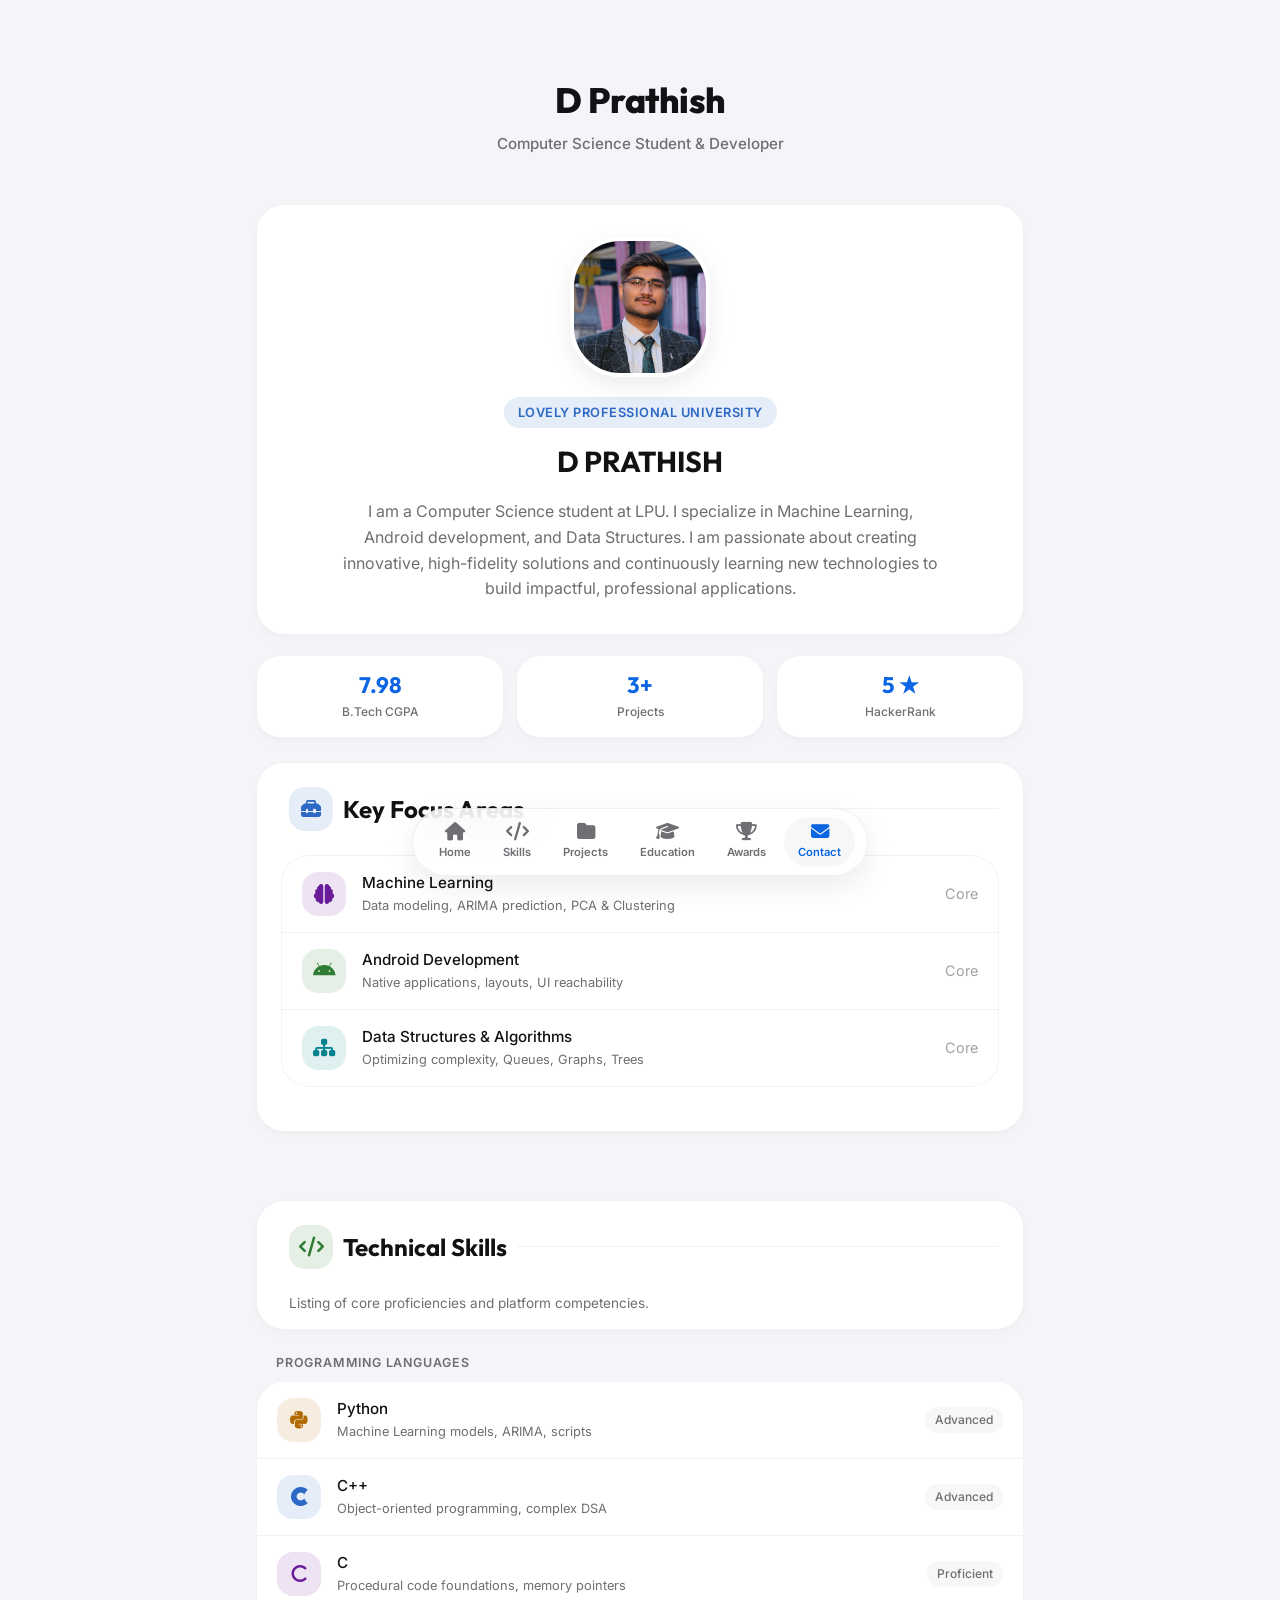
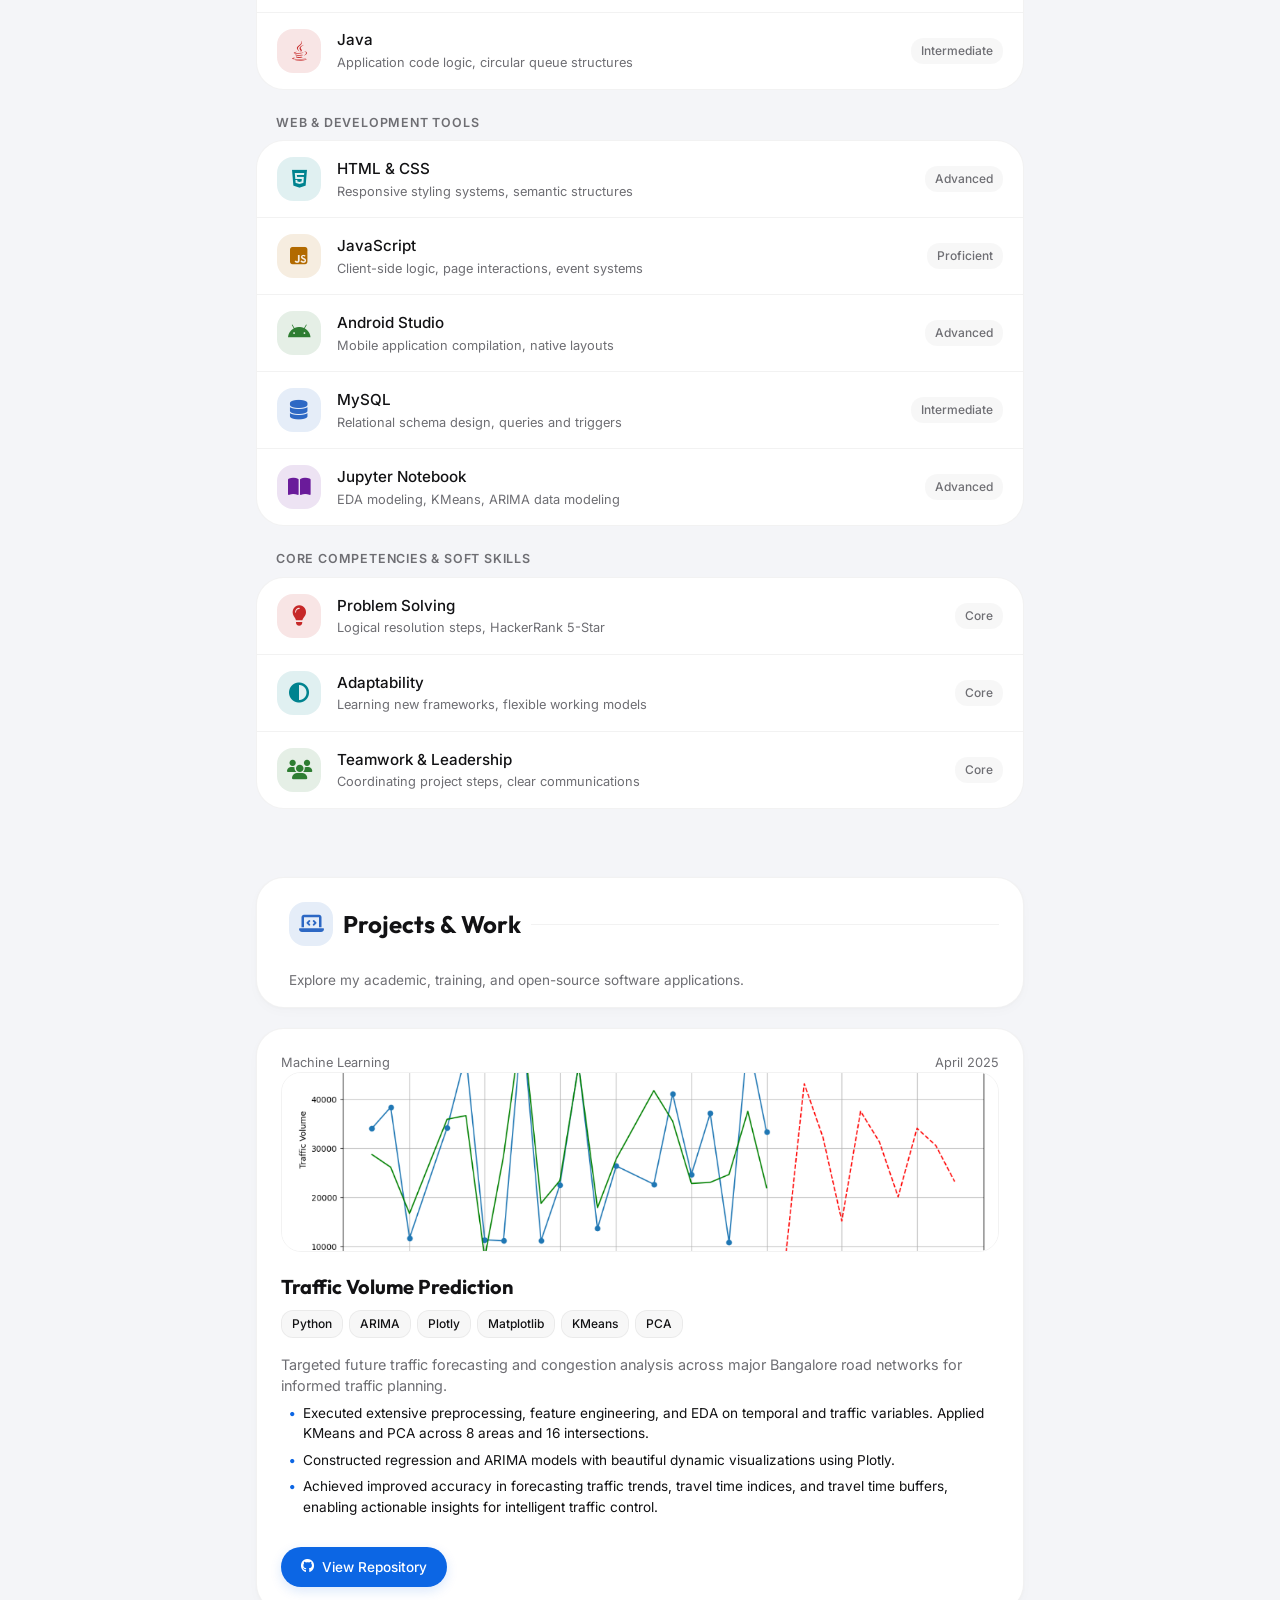
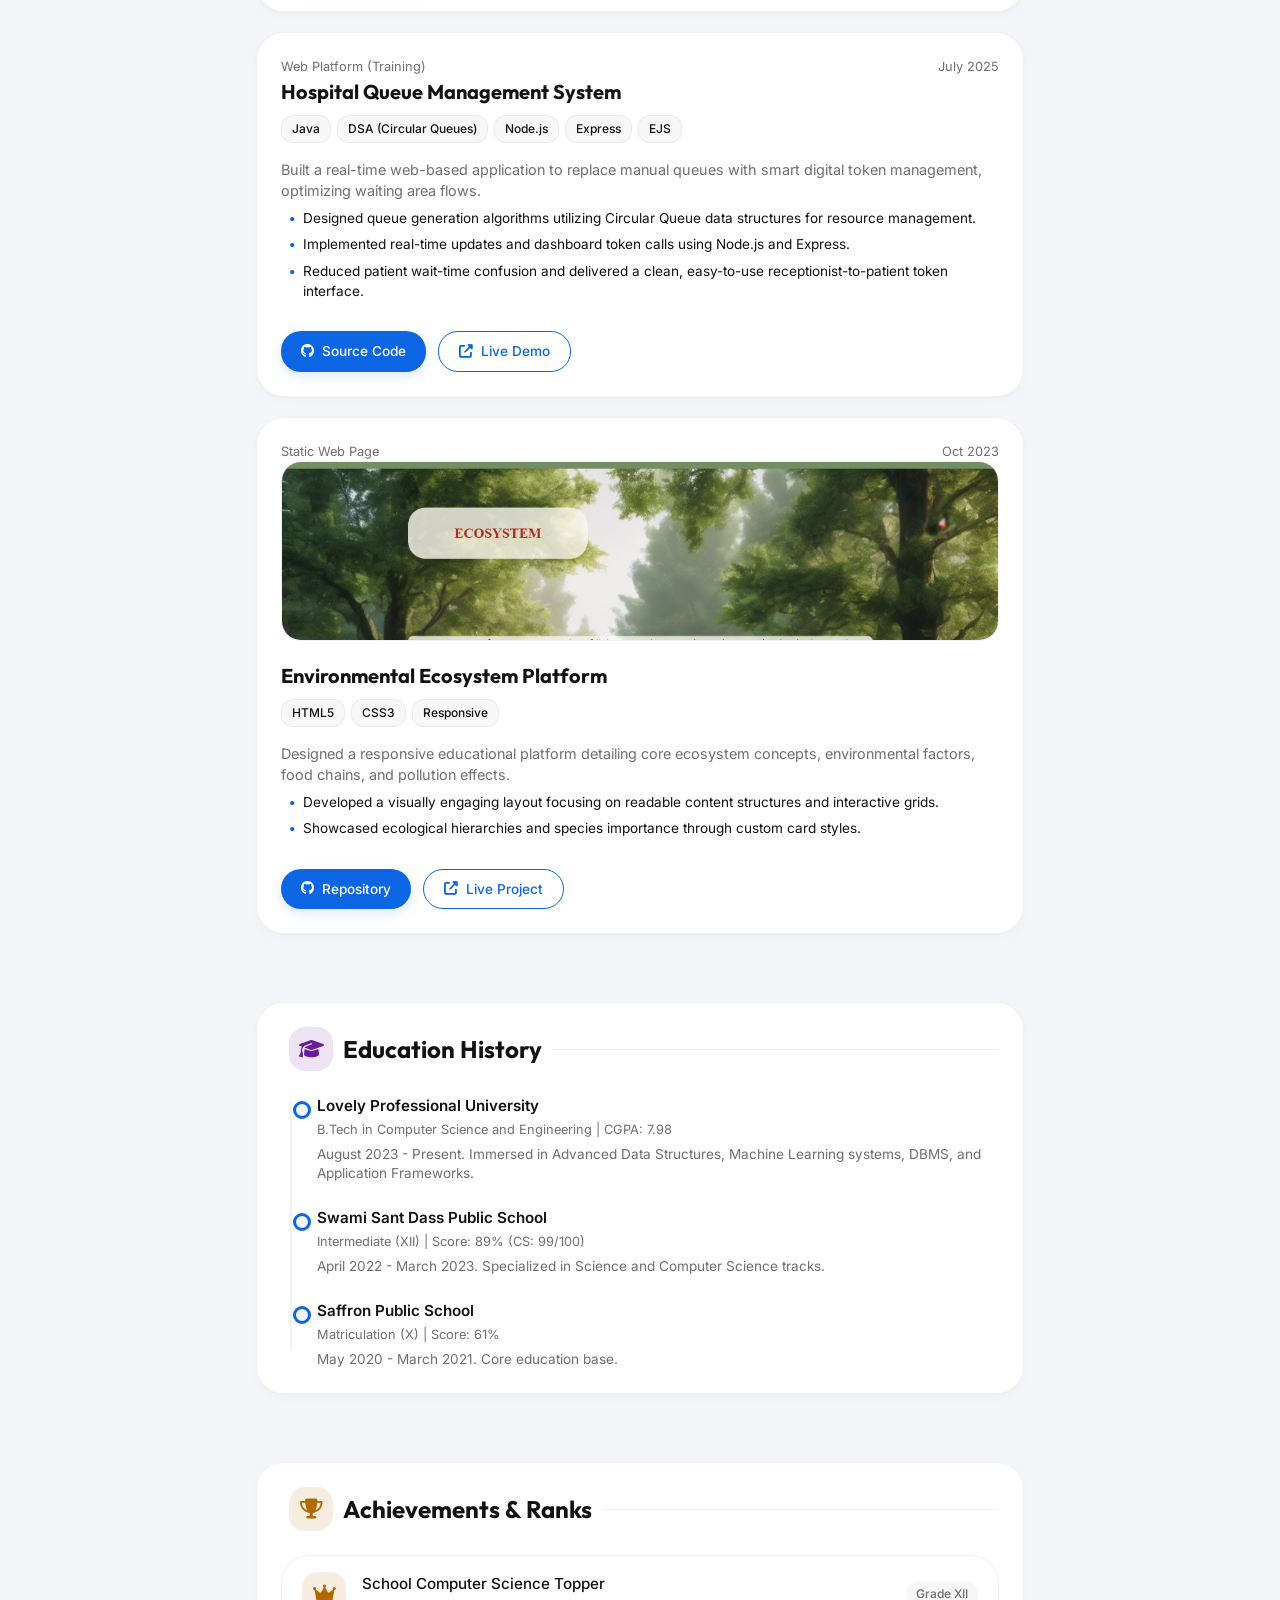
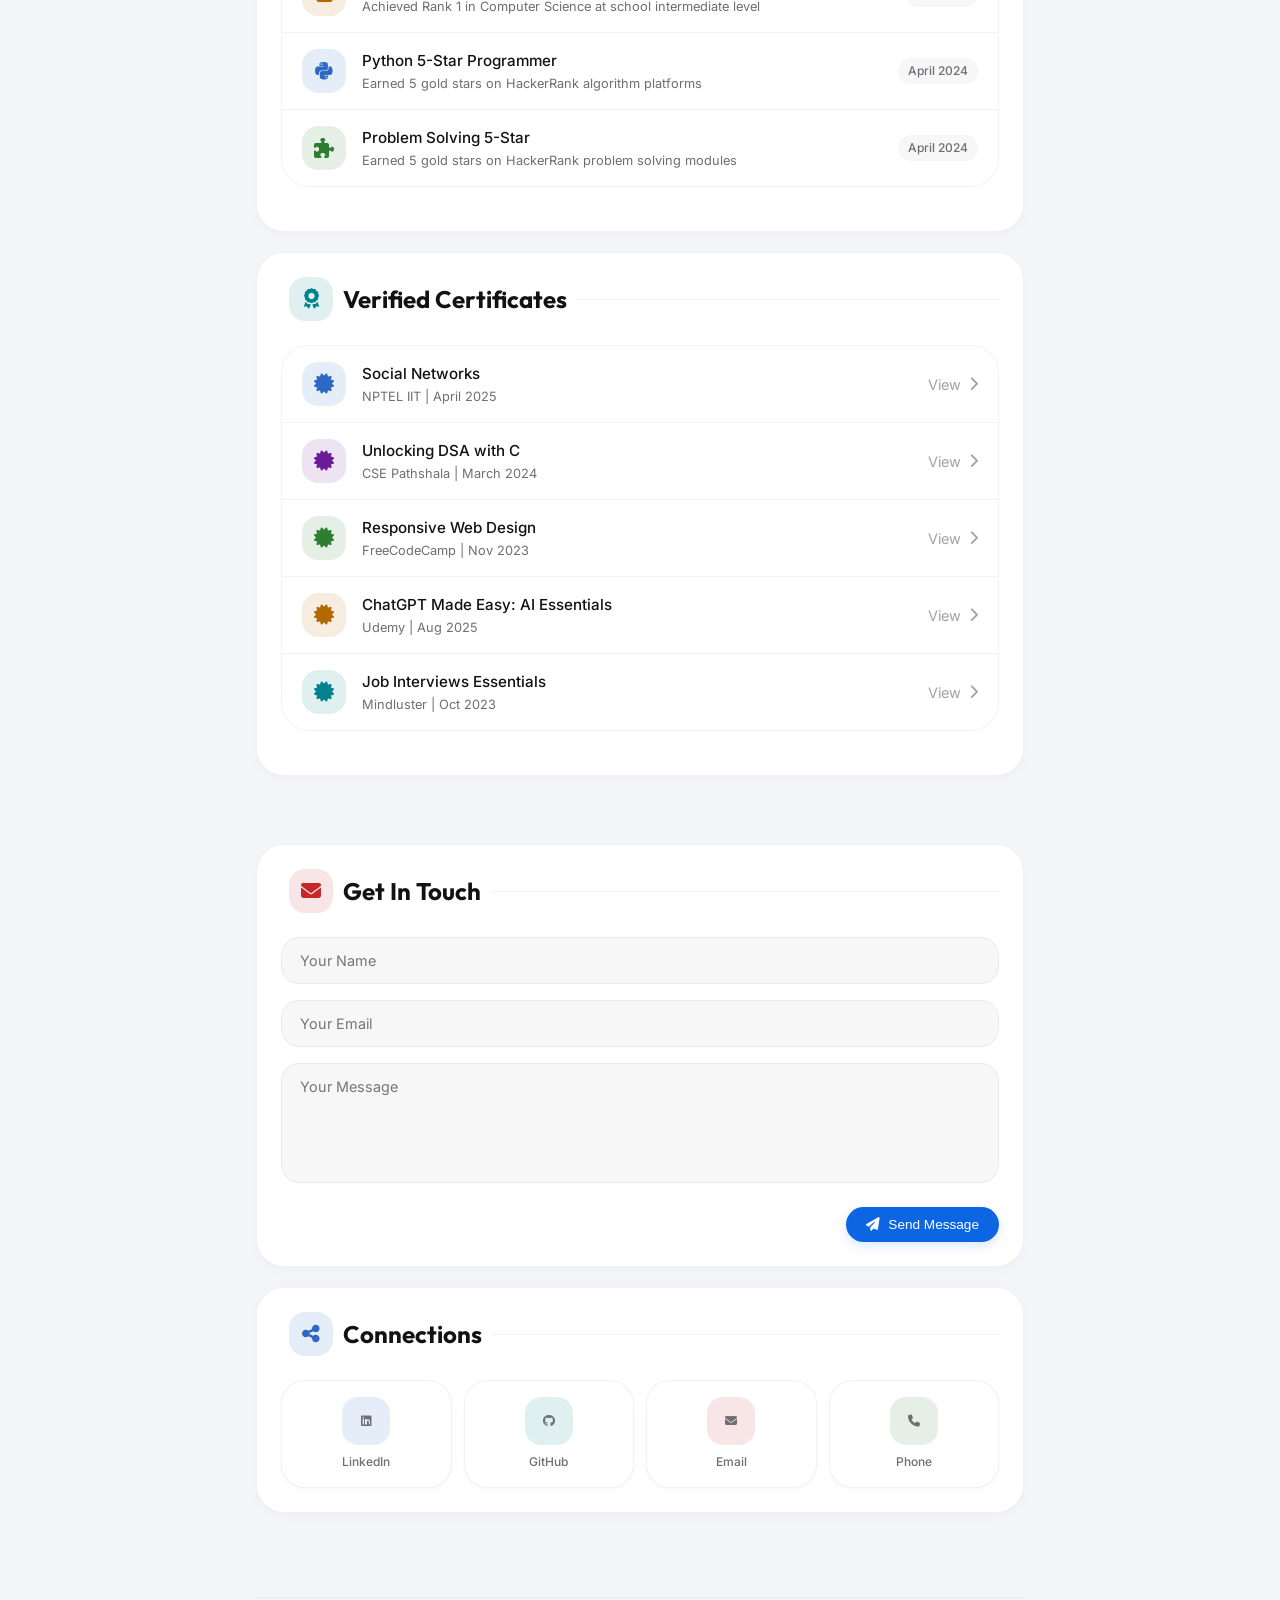
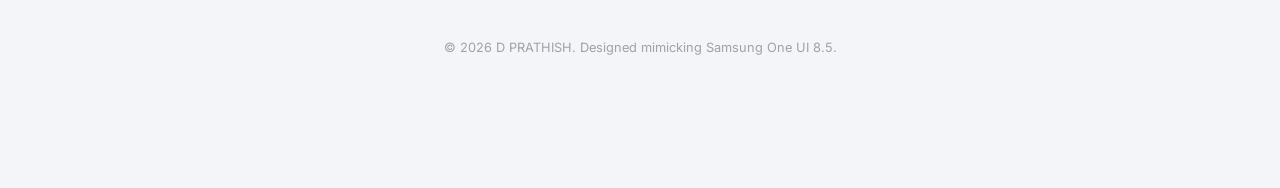
<file: index.html>
<!DOCTYPE html>
<html lang="en">
<head>
  <meta charset="UTF-8">
  <meta name="viewport" content="width=device-width, initial-scale=1.0, maximum-scale=5.0">
  <title>D PRATHISH | Portfolio</title>
  <meta name="description" content="Portfolio of D Prathish, a Computer Science student at LPU specializing in Machine Learning, Android Development, and Data Structures.">
  
  <!-- FontAwesome Icons -->
  <link rel="stylesheet" href="https://cdnjs.cloudflare.com/ajax/libs/font-awesome/6.5.1/css/all.min.css">
  
  <!-- Samsung One UI 8.5 Custom Stylesheet -->
  <link rel="stylesheet" href="./styles/oneui.css">
  
  <style>
    /* Section specific overrides and enhancements */
    section {
      scroll-margin-top: 80px; /* Offset for sticky bar */
      padding-top: 24px;
      padding-bottom: 24px;
    }
    
    /* Profile Pic Layout */
    .profile-card {
      position: relative;
    }
    
    /* Project Card Image preview */
    .project-preview {
      width: 100%;
      height: 180px;
      object-fit: cover;
      border-radius: 20px;
      margin-bottom: 14px;
      border: 1px solid var(--border-color);
    }
    
    /* Skills Category Controller */
    .skills-grid {
      display: grid;
      grid-template-columns: 1fr;
      gap: 16px;
      transition: all 0.3s ease;
    }
    
    @media (min-width: 768px) {
      .skills-grid {
        grid-template-columns: repeat(2, 1fr);
        gap: 24px;
      }
      
      .oneui-timeline {
        padding-left: 36px;
      }
    }
  </style>
</head>
<body>

  <!-- Sticky Top Nav Bar (Fades in on scroll in One UI style) -->
  <div class="oneui-sticky-bar" id="stickyBar">
    <div class="oneui-sticky-title">D Prathish</div>
    <div style="display: flex; align-items: center; gap: 16px;">
      <!-- Light/Dark Toggle Switch -->
      <label class="switch" title="Toggle Theme">
        <input type="checkbox" id="themeToggleCheckbox">
        <span class="slider"></span>
      </label>
    </div>
  </div>

  <!-- One UI Collapsible Header (Large Header) -->
  <div class="oneui-header-container">
    <div class="oneui-container">
      <div class="oneui-header" id="oneuiHeader">
        <div class="oneui-header-inner">
          <div class="oneui-header-title" id="headerTitle">D Prathish</div>
          <div class="oneui-header-subtitle" id="headerSubtitle">Computer Science Student &amp; Developer</div>
        </div>
      </div>
    </div>
  </div>

  <!-- Main Content Container -->
  <main class="oneui-container">

    <!-- HOME / HERO SECTION -->
    <section id="home">
      <!-- Hero Focus Block -->
      <div class="focus-block oneui-hero-card">
        <div class="oneui-profile-container">
          <img src="./profile_pic.jpg" alt="D Prathish profile image" class="oneui-profile-pic">
        </div>
        <span class="oneui-hero-badge">Lovely Professional University</span>
        <h1 style="font-family: var(--font-title); font-size: 1.8rem; font-weight: 700; margin-bottom: 8px;">D PRATHISH</h1>
        <p class="oneui-hero-desc">
          I am a Computer Science student at LPU. I specialize in Machine Learning, Android development, and Data Structures. I am passionate about creating innovative, high-fidelity solutions and continuously learning new technologies to build impactful, professional applications.
        </p>
      </div>

      <!-- Quick Dashboard Grid -->
      <div class="status-grid">
        <div class="status-card">
          <div class="status-val">7.98</div>
          <div class="status-label">B.Tech CGPA</div>
        </div>
        <div class="status-card">
          <div class="status-val">3+</div>
          <div class="status-label">Projects</div>
        </div>
        <div class="status-card">
          <a href="https://www.hackerrank.com/profile/prathishdevendr1" target="_blank" style="text-decoration: none;">
            <div class="status-val">5 ★</div>
            <div class="status-label">HackerRank</div>
          </a>
        </div>
      </div>

      <!-- Key Tools Focus Block -->
      <div class="focus-block">
        <div class="section-title">
          <span class="squircle sq-blue"><i class="fas fa-toolbox"></i></span> Key Focus Areas
        </div>
        <div class="settings-list">
          <div class="settings-item">
            <div class="settings-item-left">
              <span class="squircle sq-purple"><i class="fas fa-brain"></i></span>
              <div>
                <div class="settings-item-title">Machine Learning</div>
                <div class="settings-item-desc">Data modeling, ARIMA prediction, PCA &amp; Clustering</div>
              </div>
            </div>
            <div class="settings-item-right">Core</div>
          </div>
          <div class="settings-item">
            <div class="settings-item-left">
              <span class="squircle sq-green"><i class="fab fa-android"></i></span>
              <div>
                <div class="settings-item-title">Android Development</div>
                <div class="settings-item-desc">Native applications, layouts, UI reachability</div>
              </div>
            </div>
            <div class="settings-item-right">Core</div>
          </div>
          <div class="settings-item">
            <div class="settings-item-left">
              <span class="squircle sq-cyan"><i class="fas fa-sitemap"></i></span>
              <div>
                <div class="settings-item-title">Data Structures &amp; Algorithms</div>
                <div class="settings-item-desc">Optimizing complexity, Queues, Graphs, Trees</div>
              </div>
            </div>
            <div class="settings-item-right">Core</div>
          </div>
        </div>
      </div>
    </section>

    <!-- SKILLS SECTION -->
    <section id="skills">
      <div class="focus-block" style="padding-bottom: 8px;">
        <div class="section-title">
          <span class="squircle sq-green"><i class="fas fa-code"></i></span> Technical Skills
        </div>
        <p style="font-size: 0.85rem; color: var(--text-secondary); margin-bottom: 8px; padding-left: 8px;">
          Listing of core proficiencies and platform competencies.
        </p>
      </div>

      <!-- Languages Settings Group -->
      <div class="settings-list-header">Programming Languages</div>
      <div class="settings-list">
        <div class="settings-item">
          <div class="settings-item-left">
            <span class="squircle sq-yellow"><i class="fab fa-python"></i></span>
            <div>
              <div class="settings-item-title">Python</div>
              <div class="settings-item-desc">Machine Learning models, ARIMA, scripts</div>
            </div>
          </div>
          <div class="settings-item-right">
            <span class="settings-badge">Advanced</span>
          </div>
        </div>
        <div class="settings-item">
          <div class="settings-item-left">
            <span class="squircle sq-blue"><i class="fab fa-cuttlefish"></i></span>
            <div>
              <div class="settings-item-title">C++</div>
              <div class="settings-item-desc">Object-oriented programming, complex DSA</div>
            </div>
          </div>
          <div class="settings-item-right">
            <span class="settings-badge">Advanced</span>
          </div>
        </div>
        <div class="settings-item">
          <div class="settings-item-left">
            <span class="squircle sq-purple"><i class="fas fa-c"></i></span>
            <div>
              <div class="settings-item-title">C</div>
              <div class="settings-item-desc">Procedural code foundations, memory pointers</div>
            </div>
          </div>
          <div class="settings-item-right">
            <span class="settings-badge">Proficient</span>
          </div>
        </div>
        <div class="settings-item">
          <div class="settings-item-left">
            <span class="squircle sq-red"><i class="fab fa-java"></i></span>
            <div>
              <div class="settings-item-title">Java</div>
              <div class="settings-item-desc">Application code logic, circular queue structures</div>
            </div>
          </div>
          <div class="settings-item-right">
            <span class="settings-badge">Intermediate</span>
          </div>
        </div>
      </div>

      <!-- Web & Development Tools Group -->
      <div class="settings-list-header">Web &amp; Development Tools</div>
      <div class="settings-list">
        <div class="settings-item">
          <div class="settings-item-left">
            <span class="squircle sq-cyan"><i class="fab fa-html5"></i></span>
            <div>
              <div class="settings-item-title">HTML &amp; CSS</div>
              <div class="settings-item-desc">Responsive styling systems, semantic structures</div>
            </div>
          </div>
          <div class="settings-item-right">
            <span class="settings-badge">Advanced</span>
          </div>
        </div>
        <div class="settings-item">
          <div class="settings-item-left">
            <span class="squircle sq-yellow"><i class="fab fa-js-square"></i></span>
            <div>
              <div class="settings-item-title">JavaScript</div>
              <div class="settings-item-desc">Client-side logic, page interactions, event systems</div>
            </div>
          </div>
          <div class="settings-item-right">
            <span class="settings-badge">Proficient</span>
          </div>
        </div>
        <div class="settings-item">
          <div class="settings-item-left">
            <span class="squircle sq-green"><i class="fab fa-android"></i></span>
            <div>
              <div class="settings-item-title">Android Studio</div>
              <div class="settings-item-desc">Mobile application compilation, native layouts</div>
            </div>
          </div>
          <div class="settings-item-right">
            <span class="settings-badge">Advanced</span>
          </div>
        </div>
        <div class="settings-item">
          <div class="settings-item-left">
            <span class="squircle sq-blue"><i class="fas fa-database"></i></span>
            <div>
              <div class="settings-item-title">MySQL</div>
              <div class="settings-item-desc">Relational schema design, queries and triggers</div>
            </div>
          </div>
          <div class="settings-item-right">
            <span class="settings-badge">Intermediate</span>
          </div>
        </div>
        <div class="settings-item">
          <div class="settings-item-left">
            <span class="squircle sq-purple"><i class="fas fa-book-open"></i></span>
            <div>
              <div class="settings-item-title">Jupyter Notebook</div>
              <div class="settings-item-desc">EDA modeling, KMeans, ARIMA data modeling</div>
            </div>
          </div>
          <div class="settings-item-right">
            <span class="settings-badge">Advanced</span>
          </div>
        </div>
      </div>

      <!-- Core Capabilities & Soft Skills Group -->
      <div class="settings-list-header">Core Competencies &amp; Soft Skills</div>
      <div class="settings-list">
        <div class="settings-item">
          <div class="settings-item-left">
            <span class="squircle sq-red"><i class="fas fa-lightbulb"></i></span>
            <div>
              <div class="settings-item-title">Problem Solving</div>
              <div class="settings-item-desc">Logical resolution steps, HackerRank 5-Star</div>
            </div>
          </div>
          <div class="settings-item-right">
            <span class="settings-badge">Core</span>
          </div>
        </div>
        <div class="settings-item">
          <div class="settings-item-left">
            <span class="squircle sq-cyan"><i class="fas fa-adjust"></i></span>
            <div>
              <div class="settings-item-title">Adaptability</div>
              <div class="settings-item-desc">Learning new frameworks, flexible working models</div>
            </div>
          </div>
          <div class="settings-item-right">
            <span class="settings-badge">Core</span>
          </div>
        </div>
        <div class="settings-item">
          <div class="settings-item-left">
            <span class="squircle sq-green"><i class="fas fa-users"></i></span>
            <div>
              <div class="settings-item-title">Teamwork &amp; Leadership</div>
              <div class="settings-item-desc">Coordinating project steps, clear communications</div>
            </div>
          </div>
          <div class="settings-item-right">
            <span class="settings-badge">Core</span>
          </div>
        </div>
      </div>
    </section>

    <!-- PROJECTS SECTION -->
    <section id="projects">
      <div class="focus-block" style="padding-bottom: 8px; margin-bottom: 20px;">
        <div class="section-title">
          <span class="squircle sq-blue"><i class="fas fa-laptop-code"></i></span> Projects &amp; Work
        </div>
        <p style="font-size: 0.85rem; color: var(--text-secondary); margin-bottom: 8px; padding-left: 8px;">
          Explore my academic, training, and open-source software applications.
        </p>
      </div>

      <!-- Project 1: Traffic Predictor -->
      <div class="focus-block project-card">
        <div>
          <div class="project-meta">
            <span>Machine Learning</span>
            <span>April 2025</span>
          </div>
          <img src="./images/trafficVolumePrediction.png" alt="Traffic Volume Prediction Dashboard Preview" class="project-preview">
          <h3 class="project-title">Traffic Volume Prediction</h3>
          <div class="tech-badges">
            <span class="tech-badge">Python</span>
            <span class="tech-badge">ARIMA</span>
            <span class="tech-badge">Plotly</span>
            <span class="tech-badge">Matplotlib</span>
            <span class="tech-badge">KMeans</span>
            <span class="tech-badge">PCA</span>
          </div>
        </div>
        <div>
          <p class="project-desc">Targeted future traffic forecasting and congestion analysis across major Bangalore road networks for informed traffic planning.</p>
          <div class="project-bullet">Executed extensive preprocessing, feature engineering, and EDA on temporal and traffic variables. Applied KMeans and PCA across 8 areas and 16 intersections.</div>
          <div class="project-bullet">Constructed regression and ARIMA models with beautiful dynamic visualizations using Plotly.</div>
          <div class="project-bullet">Achieved improved accuracy in forecasting traffic trends, travel time indices, and travel time buffers, enabling actionable insights for intelligent traffic control.</div>
        </div>
        <div class="btn-group-custom">
          <a href="https://github.com/prathishdevendran/MACHINE-LEANRING-projects/blob/main/Traffic-volume-prediction/TrafficVolumePrediction%20on%20big%20data.ipynb" target="_blank" class="oneui-btn">
            <i class="fab fa-github"></i> View Repository
          </a>
        </div>
      </div>

      <!-- Project 2: Queue System (Training) -->
      <div class="focus-block project-card">
        <div>
          <div class="project-meta">
            <span>Web Platform (Training)</span>
            <span>July 2025</span>
          </div>
          <h3 class="project-title">Hospital Queue Management System</h3>
          <div class="tech-badges">
            <span class="tech-badge">Java</span>
            <span class="tech-badge">DSA (Circular Queues)</span>
            <span class="tech-badge">Node.js</span>
            <span class="tech-badge">Express</span>
            <span class="tech-badge">EJS</span>
          </div>
        </div>
        <div>
          <p class="project-desc">Built a real-time web-based application to replace manual queues with smart digital token management, optimizing waiting area flows.</p>
          <div class="project-bullet">Designed queue generation algorithms utilizing Circular Queue data structures for resource management.</div>
          <div class="project-bullet">Implemented real-time updates and dashboard token calls using Node.js and Express.</div>
          <div class="project-bullet">Reduced patient wait-time confusion and delivered a clean, easy-to-use receptionist-to-patient token interface.</div>
        </div>
        <div class="btn-group-custom">
          <a href="https://github.com/prathishdevendran/Digital_Queue_system-using-nodejs" target="_blank" class="oneui-btn">
            <i class="fab fa-github"></i> Source Code
          </a>
          <a href="https://digital-queue-system-using-nodejs.onrender.com/" target="_blank" class="oneui-btn-outline">
            <i class="fas fa-external-link-alt"></i> Live Demo
          </a>
        </div>
      </div>

      <!-- Project 3: Ecosystem -->
      <div class="focus-block project-card">
        <div>
          <div class="project-meta">
            <span>Static Web Page</span>
            <span>Oct 2023</span>
          </div>
          <img src="./images/Ecosystem.jpg" alt="Ecosystem environmental Factors website Preview" class="project-preview">
          <h3 class="project-title">Environmental Ecosystem Platform</h3>
          <div class="tech-badges">
            <span class="tech-badge">HTML5</span>
            <span class="tech-badge">CSS3</span>
            <span class="tech-badge">Responsive</span>
          </div>
        </div>
        <div>
          <p class="project-desc">Designed a responsive educational platform detailing core ecosystem concepts, environmental factors, food chains, and pollution effects.</p>
          <div class="project-bullet">Developed a visually engaging layout focusing on readable content structures and interactive grids.</div>
          <div class="project-bullet">Showcased ecological hierarchies and species importance through custom card styles.</div>
        </div>
        <div class="btn-group-custom">
          <a href="https://github.com/prathishdevendran/ecosystem-web-page" target="_blank" class="oneui-btn">
            <i class="fab fa-github"></i> Repository
          </a>
          <a href="https://prathishdevendran.github.io/ecosystem-web-page/" target="_blank" class="oneui-btn-outline">
            <i class="fas fa-external-link-alt"></i> Live Project
          </a>
        </div>
      </div>
    </section>

    <!-- EDUCATION SECTION -->
    <section id="education">
      <div class="focus-block">
        <div class="section-title">
          <span class="squircle sq-purple"><i class="fas fa-graduation-cap"></i></span> Education History
        </div>
        <div class="oneui-timeline">
          <div class="timeline-event">
            <div class="timeline-title">Lovely Professional University</div>
            <div class="timeline-sub">B.Tech in Computer Science and Engineering | CGPA: 7.98</div>
            <div class="timeline-desc">August 2023 - Present. Immersed in Advanced Data Structures, Machine Learning systems, DBMS, and Application Frameworks.</div>
          </div>
          <div class="timeline-event">
            <div class="timeline-title">Swami Sant Dass Public School</div>
            <div class="timeline-sub">Intermediate (XII) | Score: 89% (CS: 99/100)</div>
            <div class="timeline-desc">April 2022 - March 2023. Specialized in Science and Computer Science tracks.</div>
          </div>
          <div class="timeline-event">
            <div class="timeline-title">Saffron Public School</div>
            <div class="timeline-sub">Matriculation (X) | Score: 61%</div>
            <div class="timeline-desc">May 2020 - March 2021. Core education base.</div>
          </div>
        </div>
      </div>
    </section>

    <!-- ACHIEVEMENTS & CERTIFICATES SECTION -->
    <section id="achievements">
      <div class="focus-block">
        <div class="section-title">
          <span class="squircle sq-yellow"><i class="fas fa-trophy"></i></span> Achievements &amp; Ranks
        </div>
        <div class="settings-list">
          <div class="settings-item">
            <div class="settings-item-left">
              <span class="squircle sq-yellow"><i class="fas fa-crown"></i></span>
              <div>
                <div class="settings-item-title">School Computer Science Topper</div>
                <div class="settings-item-desc">Achieved Rank 1 in Computer Science at school intermediate level</div>
              </div>
            </div>
            <div class="settings-badge">Grade XII</div>
          </div>
          <div class="settings-item">
            <div class="settings-item-left">
              <span class="squircle sq-blue"><i class="fab fa-python"></i></span>
              <div>
                <div class="settings-item-title">Python 5-Star Programmer</div>
                <div class="settings-item-desc">Earned 5 gold stars on HackerRank algorithm platforms</div>
              </div>
            </div>
            <div class="settings-badge">April 2024</div>
          </div>
          <div class="settings-item">
            <div class="settings-item-left">
              <span class="squircle sq-green"><i class="fas fa-puzzle-piece"></i></span>
              <div>
                <div class="settings-item-title">Problem Solving 5-Star</div>
                <div class="settings-item-desc">Earned 5 gold stars on HackerRank problem solving modules</div>
              </div>
            </div>
            <div class="settings-badge">April 2024</div>
          </div>
        </div>
      </div>

      <div class="focus-block">
        <div class="section-title">
          <span class="squircle sq-cyan"><i class="fas fa-award"></i></span> Verified Certificates
        </div>
        <div class="settings-list">
          <a href="https://archive.nptel.ac.in/content/noc/NOC25/SEM1/Ecertificates/106/noc25-cs65/Course/NPTEL25CS65S64750120004445570.pdf" target="_blank" class="settings-item">
            <div class="settings-item-left">
              <span class="squircle sq-blue"><i class="fas fa-certificate"></i></span>
              <div>
                <div class="settings-item-title">Social Networks</div>
                <div class="settings-item-desc">NPTEL IIT | April 2025</div>
              </div>
            </div>
            <div class="settings-item-right">
              <span>View</span> <i class="fas fa-chevron-right"></i>
            </div>
          </a>
          <a href="https://github.com/prathishdevendran/Portfolio/blob/main/Unlocking%20DSA%20with%20C.jpg" target="_blank" class="settings-item">
            <div class="settings-item-left">
              <span class="squircle sq-purple"><i class="fas fa-certificate"></i></span>
              <div>
                <div class="settings-item-title">Unlocking DSA with C</div>
                <div class="settings-item-desc">CSE Pathshala | March 2024</div>
              </div>
            </div>
            <div class="settings-item-right">
              <span>View</span> <i class="fas fa-chevron-right"></i>
            </div>
          </a>
          <a href="https://www.freecodecamp.org/certification/fcc5c9cffb8-1190-4a54-a6aa-40f7a3cee440/responsive-web-design" target="_blank" class="settings-item">
            <div class="settings-item-left">
              <span class="squircle sq-green"><i class="fas fa-certificate"></i></span>
              <div>
                <div class="settings-item-title">Responsive Web Design</div>
                <div class="settings-item-desc">FreeCodeCamp | Nov 2023</div>
              </div>
            </div>
            <div class="settings-item-right">
              <span>View</span> <i class="fas fa-chevron-right"></i>
            </div>
          </a>
          <a href="https://www.udemy.com/certificate/UC-0f213fbf-dea9-4f6c-9235-3e6fd2099d9c/" target="_blank" class="settings-item">
            <div class="settings-item-left">
              <span class="squircle sq-yellow"><i class="fas fa-certificate"></i></span>
              <div>
                <div class="settings-item-title">ChatGPT Made Easy: AI Essentials</div>
                <div class="settings-item-desc">Udemy | Aug 2025</div>
              </div>
            </div>
            <div class="settings-item-right">
              <span>View</span> <i class="fas fa-chevron-right"></i>
            </div>
          </a>
          <a href="https://www.mindluster.com/student/certificate/12696255170" target="_blank" class="settings-item">
            <div class="settings-item-left">
              <span class="squircle sq-cyan"><i class="fas fa-certificate"></i></span>
              <div>
                <div class="settings-item-title">Job Interviews Essentials</div>
                <div class="settings-item-desc">Mindluster | Oct 2023</div>
              </div>
            </div>
            <div class="settings-item-right">
              <span>View</span> <i class="fas fa-chevron-right"></i>
            </div>
          </a>
        </div>
      </div>
    </section>

    <!-- CONTACT SECTION -->
    <section id="contact">
      <div class="focus-block">
        <div class="section-title">
          <span class="squircle sq-red"><i class="fas fa-envelope"></i></span> Get In Touch
        </div>
        <form id="oneuiContactForm">
          <div class="oneui-form-group">
            <input type="text" id="contactName" class="oneui-input" placeholder="Your Name" required>
          </div>
          <div class="oneui-form-group">
            <input type="email" id="contactEmail" class="oneui-input" placeholder="Your Email" required>
          </div>
          <div class="oneui-form-group">
            <textarea id="contactMessage" class="oneui-input" placeholder="Your Message" required></textarea>
          </div>
          <div style="text-align: right; margin-top: 18px;">
            <button type="submit" class="oneui-btn">
              <i class="fas fa-paper-plane"></i> Send Message
            </button>
          </div>
        </form>
      </div>

      <!-- Quick Connections settings list style -->
      <div class="focus-block">
        <div class="section-title">
          <span class="squircle sq-blue"><i class="fas fa-share-nodes"></i></span> Connections
        </div>
        <div class="oneui-social-grid">
          <a href="https://linkedin.com/in/prathish-d-997065284/" target="_blank" class="social-card">
            <span class="squircle sq-blue" style="width: 48px; height: 48px;"><i class="fab fa-linkedin"></i></span>
            <span>LinkedIn</span>
          </a>
          <a href="https://github.com/prathishdevendran/" target="_blank" class="social-card">
            <span class="squircle sq-cyan" style="width: 48px; height: 48px;"><i class="fab fa-github"></i></span>
            <span>GitHub</span>
          </a>
          <a href="mailto:prathishdevendran@gmail.com" class="social-card">
            <span class="squircle sq-red" style="width: 48px; height: 48px;"><i class="fas fa-envelope"></i></span>
            <span>Email</span>
          </a>
          <a href="tel:+916280784963" class="social-card">
            <span class="squircle sq-green" style="width: 48px; height: 48px;"><i class="fas fa-phone"></i></span>
            <span>Phone</span>
          </a>
        </div>
      </div>
    </section>

    <!-- Footer -->
    <footer class="oneui-footer">
      <p>&copy; 2026 D PRATHISH. Designed mimicking Samsung One UI 8.5.</p>
    </footer>

  </main>

  <!-- Bottom Capsule Reachability Navigation Dock -->
  <nav class="oneui-nav-dock">
    <a href="#home" class="dock-item active" data-sec="home">
      <i class="fas fa-home"></i>
      <span>Home</span>
    </a>
    <a href="#skills" class="dock-item" data-sec="skills">
      <i class="fas fa-code"></i>
      <span>Skills</span>
    </a>
    <a href="#projects" class="dock-item" data-sec="projects">
      <i class="fas fa-folder"></i>
      <span>Projects</span>
    </a>
    <a href="#education" class="dock-item" data-sec="education">
      <i class="fas fa-graduation-cap"></i>
      <span>Education</span>
    </a>
    <a href="#achievements" class="dock-item" data-sec="achievements">
      <i class="fas fa-trophy"></i>
      <span>Awards</span>
    </a>
    <a href="#contact" class="dock-item" data-sec="contact">
      <i class="fas fa-envelope"></i>
      <span>Contact</span>
    </a>
  </nav>

  <!-- Javascript Core Logic -->
  <script>
    document.addEventListener('DOMContentLoaded', () => {
      // 1. Theme Configuration
      const themeToggle = document.getElementById('themeToggleCheckbox');
      
      const initTheme = () => {
        const isDarkMode = localStorage.getItem('darkMode') === 'true';
        themeToggle.checked = isDarkMode;
        if (isDarkMode) {
          document.body.classList.add('dark-mode');
        } else {
          document.body.classList.remove('dark-mode');
        }
      };
      
      const toggleTheme = () => {
        const setDark = themeToggle.checked;
        localStorage.setItem('darkMode', setDark);
        if (setDark) {
          document.body.classList.add('dark-mode');
        } else {
          document.body.classList.remove('dark-mode');
        }
      };
      
      initTheme();
      themeToggle.addEventListener('change', toggleTheme);

      // 2. Collapsing Header & Sticky Top Bar Logic
      const stickyBar = document.getElementById('stickyBar');
      const oneuiHeader = document.getElementById('oneuiHeader');
      
      window.addEventListener('scroll', () => {
        const scrollPos = window.scrollY;
        if (scrollPos > 60) {
          document.body.classList.add('scrolled');
        } else {
          document.body.classList.remove('scrolled');
        }
      });

      // 3. ScrollSpy & Floating Dock Active State Linker
      const sections = document.querySelectorAll('section');
      const dockItems = document.querySelectorAll('.dock-item');

      const onScroll = () => {
        let scrollPos = window.scrollY || document.documentElement.scrollTop;
        // Offset scroll position slightly for better visual triggers
        const offset = 140; 
        
        sections.forEach(sec => {
          if (scrollPos >= sec.offsetTop - offset && scrollPos < sec.offsetTop + sec.offsetHeight - offset) {
            const currentId = sec.getAttribute('id');
            dockItems.forEach(item => {
              item.classList.remove('active');
              if (item.getAttribute('data-sec') === currentId) {
                item.classList.add('active');
              }
            });
          }
        });
      };
      
      window.addEventListener('scroll', onScroll);

      // 4. Contact Form Submission Feedback Handler
      const contactForm = document.getElementById('oneuiContactForm');
      contactForm.addEventListener('submit', (e) => {
        e.preventDefault();
        const name = document.getElementById('contactName').value;
        alert(`Thanks, ${name}! Your message has been sent successfully. (Demo feedback mimicking One UI toast notification)`);
        contactForm.reset();
      });
    });


  </script>
</body>
</html>
</file>
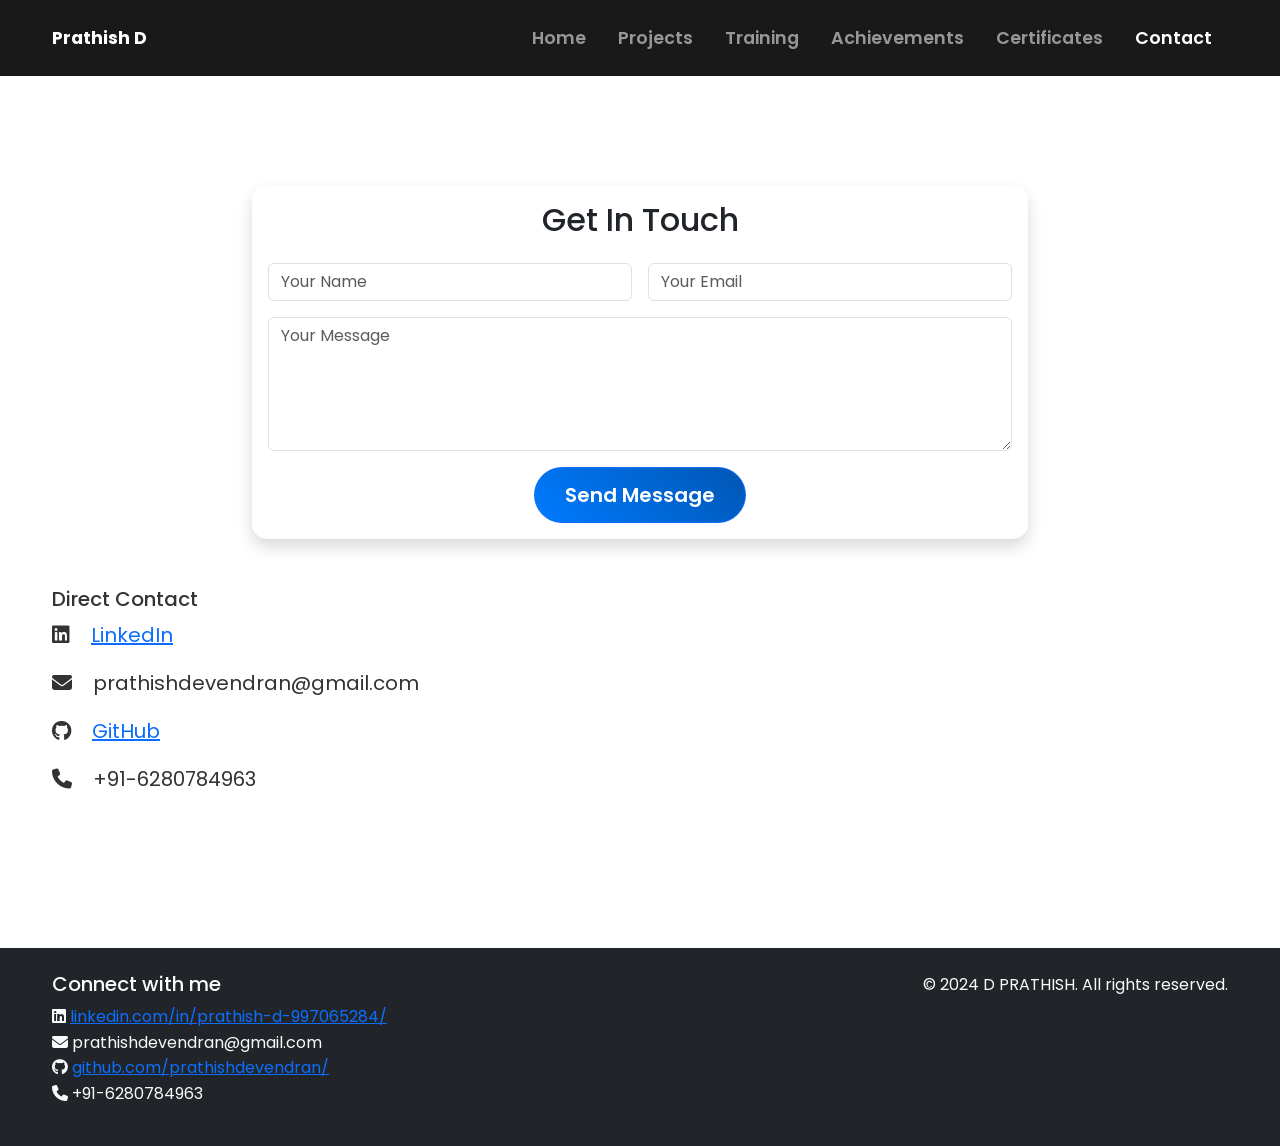
<file: contact.html>
<!DOCTYPE html>
<html lang="en">
<head>
    <meta charset="UTF-8">
    <meta name="viewport" content="width=device-width, initial-scale=1.0">
    <title>Contact - D PRATHISH</title>
    <link href="https://cdn.jsdelivr.net/npm/bootstrap@5.3.3/dist/css/bootstrap.min.css" rel="stylesheet">
    <link href="https://unpkg.com/aos@2.3.1/dist/aos.css" rel="stylesheet">
    <link href="https://fonts.googleapis.com/css2?family=Poppins:wght@300;400;600;700&display=swap" rel="stylesheet">
    <link rel="stylesheet" href="https://cdnjs.cloudflare.com/ajax/libs/font-awesome/6.5.1/css/all.min.css">
    <link rel="stylesheet" href="../styles/shared.css">
</head>
<body>
    <!-- Navbar -->
    <nav class="navbar navbar-expand-lg navbar-dark fixed-top">
        <div class="container">
            <a class="navbar-brand fw-bold" href="home.html">Prathish D</a>
            <button class="navbar-toggler" type="button" data-bs-toggle="collapse" data-bs-target="#navbarNav">
                <span class="navbar-toggler-icon"></span>
            </button>
            <div class="collapse navbar-collapse" id="navbarNav">
                <ul class="navbar-nav ms-auto">
                    <li class="nav-item"><a class="nav-link" href="home.html">Home</a></li>
                    <li class="nav-item"><a class="nav-link" href="projects.html">Projects</a></li>
                    <li class="nav-item"><a class="nav-link" href="training.html">Training</a></li>
                    <li class="nav-item"><a class="nav-link" href="achievements.html">Achievements</a></li>
                    <li class="nav-item"><a class="nav-link" href="certificates.html">Certificates</a></li>
                    <li class="nav-item"><a class="nav-link active" href="contact.html">Contact</a></li>
                </ul>

            </div>
        </div>
    </nav>

    <!-- Contact Content -->
    <section class="py-5 mt-5 min-vh-100 d-flex align-items-center">
        <div class="container" data-aos="fade-up">
            <div class="row justify-content-center">
                <div class="col-lg-8">
                    <div class="card shadow">
                        <div class="card-body">
                            <h2 class="text-center mb-4">Get In Touch</h2>
                            <form id="contactForm">
                                <div class="row g-3">
                                    <div class="col-md-6">
                                        <input type="text" class="form-control" placeholder="Your Name" required>
                                    </div>
                                    <div class="col-md-6">
                                        <input type="email" class="form-control" placeholder="Your Email" required>
                                    </div>
                                    <div class="col-12">
                                        <textarea class="form-control" rows="5" placeholder="Your Message" required></textarea>
                                    </div>
                                    <div class="col-12 text-center">
                                        <button type="submit" class="btn btn-primary btn-lg">Send Message</button>
                                    </div>
                                </div>
                            </form>
                        </div>
                    </div>
                </div>
            </div>
            <div class="row mt-5">
                <div class="col-md-6">
                    <h5>Direct Contact</h5>
                    <ul class="list-unstyled contact-footer fs-5">
                        <li class="mb-3"><i class="fab fa-linkedin me-3"></i> <a href="https://linkedin.com/in/prathish-d-997065284/" target="_blank">LinkedIn</a></li>
                        <li class="mb-3"><i class="fas fa-envelope me-3"></i> prathishdevendran@gmail.com</li>
                        <li class="mb-3"><i class="fab fa-github me-3"></i> <a href="https://github.com/prathishdevendran/" target="_blank">GitHub</a></li>
                        <li><i class="fas fa-phone me-3"></i> +91-6280784963</li>
                    </ul>
                </div>
            </div>
        </div>
    </section>

    <!-- Footer -->
    <footer class="bg-dark text-light py-4">
        <div class="container">
            <div class="row">
                <div class="col-md-6">
                    <h5>Connect with me</h5>
                    <ul class="list-unstyled contact-footer">
                        <li><i class="fab fa-linkedin"></i> <a href="https://linkedin.com/in/prathish-d-997065284/" target="_blank">linkedin.com/in/prathish-d-997065284/</a></li>
                        <li><i class="fas fa-envelope"></i> prathishdevendran@gmail.com</li>
                        <li><i class="fab fa-github"></i> <a href="https://github.com/prathishdevendran/" target="_blank">github.com/prathishdevendran/</a></li>
                        <li><i class="fas fa-phone"></i> +91-6280784963</li>
                    </ul>
                </div>
                <div class="col-md-6 text-md-end">
                    <p>&copy; 2024 D PRATHISH. All rights reserved.</p>
                </div>
            </div>
        </div>
    </footer>

    <script src="https://cdn.jsdelivr.net/npm/bootstrap@5.3.3/dist/js/bootstrap.bundle.min.js"></script>
    <script src="https://unpkg.com/aos@2.3.1/dist/aos.js"></script>
    <script>
        AOS.init({ duration: 1000, once: true });

        // Fake form submit
        document.getElementById('contactForm').addEventListener('submit', function(e) {
            e.preventDefault();
            alert('Thank you! Your message has been sent. (Demo)');
        });
    </script>
</body>
</html>
</file>
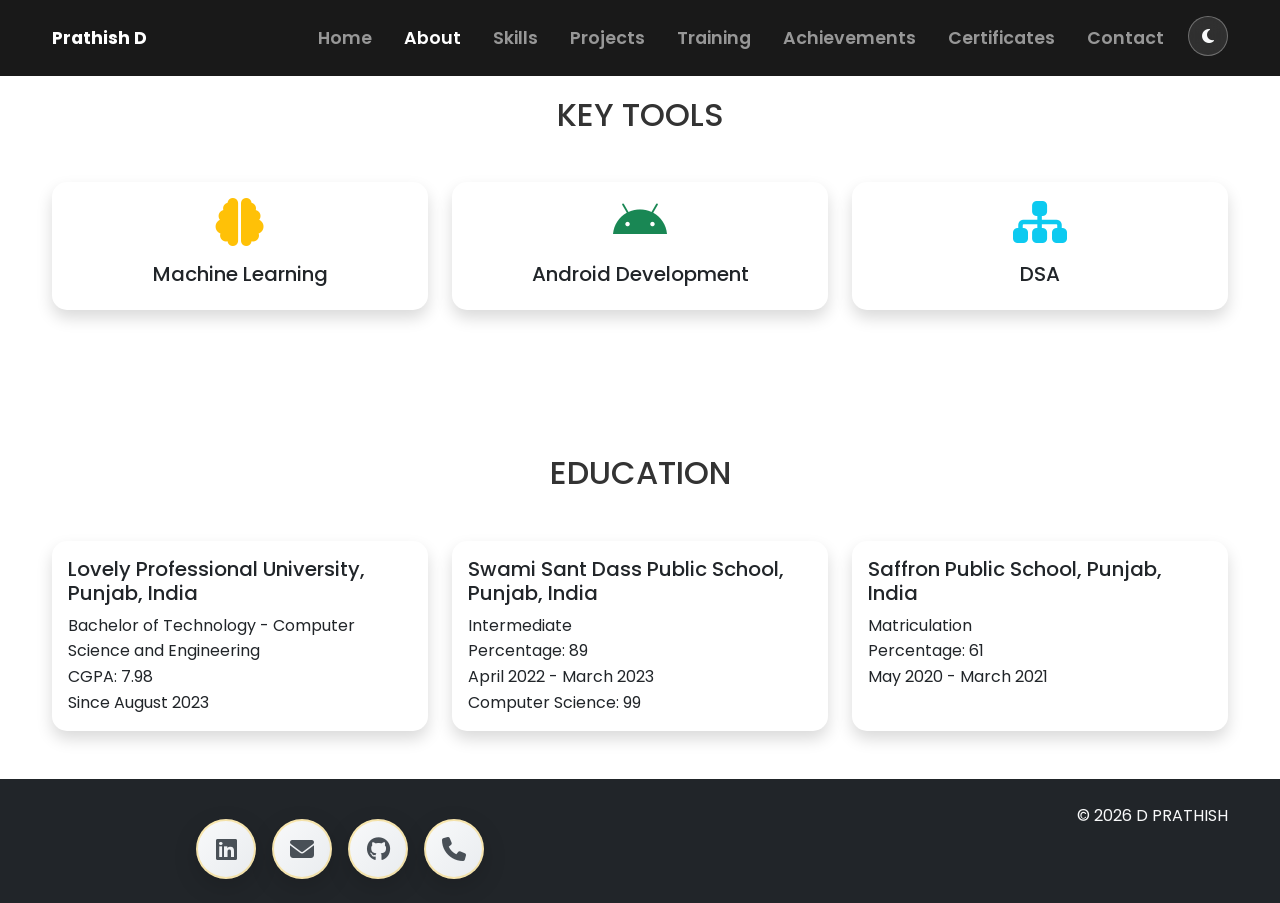
<file: pages/about.html>
<!DOCTYPE html>
<html lang="en">
<head>
    <meta charset="UTF-8">
    <meta name="viewport" content="width=device-width, initial-scale=1.0">
    <title>About - D PRATHISH</title>
    <link href="https://cdn.jsdelivr.net/npm/bootstrap@5.3.3/dist/css/bootstrap.min.css" rel="stylesheet">
    <link href="https://unpkg.com/aos@2.3.1/dist/aos.css" rel="stylesheet">
    <link href="https://fonts.googleapis.com/css2?family=Poppins:wght@300;400;600;700&display=swap" rel="stylesheet">
    <link rel="stylesheet" href="https://cdnjs.cloudflare.com/ajax/libs/font-awesome/6.5.1/css/all.min.css">
    <link rel="stylesheet" href="../styles/shared.css">
    <link rel="stylesheet" href="../styles/about.css">
</head>
<body>
    <!-- Navbar -->
    <nav class="navbar navbar-expand-lg navbar-dark fixed-top">
        <div class="container">
            <a class="navbar-brand fw-bold" href="home.html">Prathish D</a>
            <button class="navbar-toggler" type="button" data-bs-toggle="collapse" data-bs-target="#navbarNav">
                <span class="navbar-toggler-icon"></span>
            </button>
            <div class="collapse navbar-collapse" id="navbarNav">
                <ul class="navbar-nav ms-auto">
                    <li class="nav-item"><a class="nav-link" href="home.html">Home</a></li>
                    <li class="nav-item"><a class="nav-link active" href="about.html">About</a></li>
                    <li class="nav-item"><a class="nav-link" href="skills.html">Skills</a></li>
                    <li class="nav-item"><a class="nav-link" href="projects.html">Projects</a></li>
                    <li class="nav-item"><a class="nav-link" href="training.html">Training</a></li>
                    <li class="nav-item"><a class="nav-link" href="achievements.html">Achievements</a></li>
                    <li class="nav-item"><a class="nav-link" href="certificates.html">Certificates</a></li>
                    <li class="nav-item"><a class="nav-link" href="contact.html">Contact</a></li>
                    <li class="nav-item">
                        <button id="theme-toggle" class="btn btn-outline-light theme-btn ms-2 p-1" title="Toggle Dark Mode">
                            <i class="fas fa-moon"></i>
                        </button>
                    </li>
                </ul>
            </div>
        </div>
    </nav>

    <!-- About Content -->
    <!-- Key Tools Section -->
    <section class="py-5 mt-5" data-aos="fade-up">

        <div class="container">
            <h2 class="text-center mb-5">KEY TOOLS</h2>
            <div class="row g-4">
                <div class="col-lg-4 col-md-6" data-aos="zoom-in" data-aos-delay="100">
                    <div class="card h-100 shadow skill-card tool-card">
                        <div class="card-body text-center">
                            <i class="fas fa-brain fa-3x text-warning mb-3"></i>
                            <h5 class="card-title">Machine Learning</h5>
                        </div>
                    </div>
                </div>
                <div class="col-lg-4 col-md-6" data-aos="zoom-in" data-aos-delay="200">
                    <div class="card h-100 shadow skill-card tool-card">
                        <div class="card-body text-center">
                            <i class="fab fa-android fa-3x text-success mb-3"></i>
                            <h5 class="card-title">Android Development</h5>
                        </div>
                    </div>
                </div>
                <div class="col-lg-4 col-md-6" data-aos="zoom-in" data-aos-delay="300">
                    <div class="card h-100 shadow skill-card tool-card">
                        <div class="card-body text-center">
                            <i class="fas fa-sitemap fa-3x text-info mb-3"></i>
                            <h5 class="card-title">DSA</h5>
                        </div>
                    </div>
                </div>
            </div>
        </div>
    </section>

    <!-- Education Section -->
    <section class="py-5 mt-5" data-aos="fade-up">
        <div class="container">
            <h2 class="text-center mb-5">EDUCATION</h2>

            <div class="row g-4">
                <div class="col-lg-4" data-aos="fade-up" data-aos-delay="100">
                    <div class="card h-100 shadow">
                        <div class="card-body">
                            <h5 class="card-title">Lovely Professional University, Punjab, India</h5>
                            <p class="card-text">Bachelor of Technology - Computer Science and Engineering<br>CGPA: 7.98<br>Since August 2023</p>
                        </div>
                    </div>
                </div>
                <div class="col-lg-4" data-aos="fade-up" data-aos-delay="200">
                    <div class="card h-100 shadow">
                        <div class="card-body">
                            <h5 class="card-title">Swami Sant Dass Public School, Punjab, India</h5>
                            <p class="card-text">Intermediate<br>Percentage: 89<br>April 2022 - March 2023<br>Computer Science: 99</p>
                        </div>
                    </div>
                </div>
                <div class="col-lg-4" data-aos="fade-up" data-aos-delay="300">
                    <div class="card h-100 shadow">
                        <div class="card-body">
                            <h5 class="card-title">Saffron Public School, Punjab, India</h5>
                            <p class="card-text">Matriculation<br>Percentage: 61<br>May 2020 - March 2021</p>
                        </div>
                    </div>
                </div>
            </div>
        </div>
    </section>

    <!-- Footer -->
    <footer class="bg-dark text-light py-4">
        <div class="container">
            <div class="row">
                <div class="col-md-6">
                    <div class="contact-cards-container">
                        <a href="https://linkedin.com/in/prathish-d-997065284/" target="_blank" class="contact-icon-card" title="LinkedIn">
                            <i class="fab fa-linkedin"></i>
                        </a>
                        <a href="mailto:prathishdevendran@gmail.com" class="contact-icon-card" title="Email">
                            <i class="fas fa-envelope"></i>
                        </a>
                        <a href="https://github.com/prathishdevendran/" target="_blank" class="contact-icon-card" title="GitHub">
                            <i class="fab fa-github"></i>
                        </a>
                        <a href="tel:+916280784963" class="contact-icon-card" title="Phone">
                            <i class="fas fa-phone"></i>
                        </a>
                    </div>
                </div>
                <div class="col-md-6 text-md-end">
                    <p>&copy; 2026 D PRATHISH</p>
                </div>
            </div>
        </div>
    </footer>

    <script src="https://cdn.jsdelivr.net/npm/bootstrap@5.3.3/dist/js/bootstrap.bundle.min.js"></script>
    <script src="https://unpkg.com/aos@2.3.1/dist/aos.js"></script>
    <script>
        AOS.init({ duration: 1000, once: true });

        // Theme Toggle
        function initTheme() {
            if (localStorage.getItem('darkMode') === 'true') {
                document.body.classList.add('dark-mode');
                document.getElementById('theme-toggle').querySelector('i').className = 'fas fa-sun';
            }
        }

        function toggleDarkMode() {
            document.body.classList.toggle('dark-mode');
            const isDark = document.body.classList.contains('dark-mode');
            localStorage.setItem('darkMode', isDark);
            const icon = document.getElementById('theme-toggle').querySelector('i');
            icon.className = isDark ? 'fas fa-sun' : 'fas fa-moon';
        }

        document.addEventListener('DOMContentLoaded', () => {
            initTheme();
            document.getElementById('theme-toggle').addEventListener('click', toggleDarkMode);
        });
    </script>
</body>
</html>
</file>
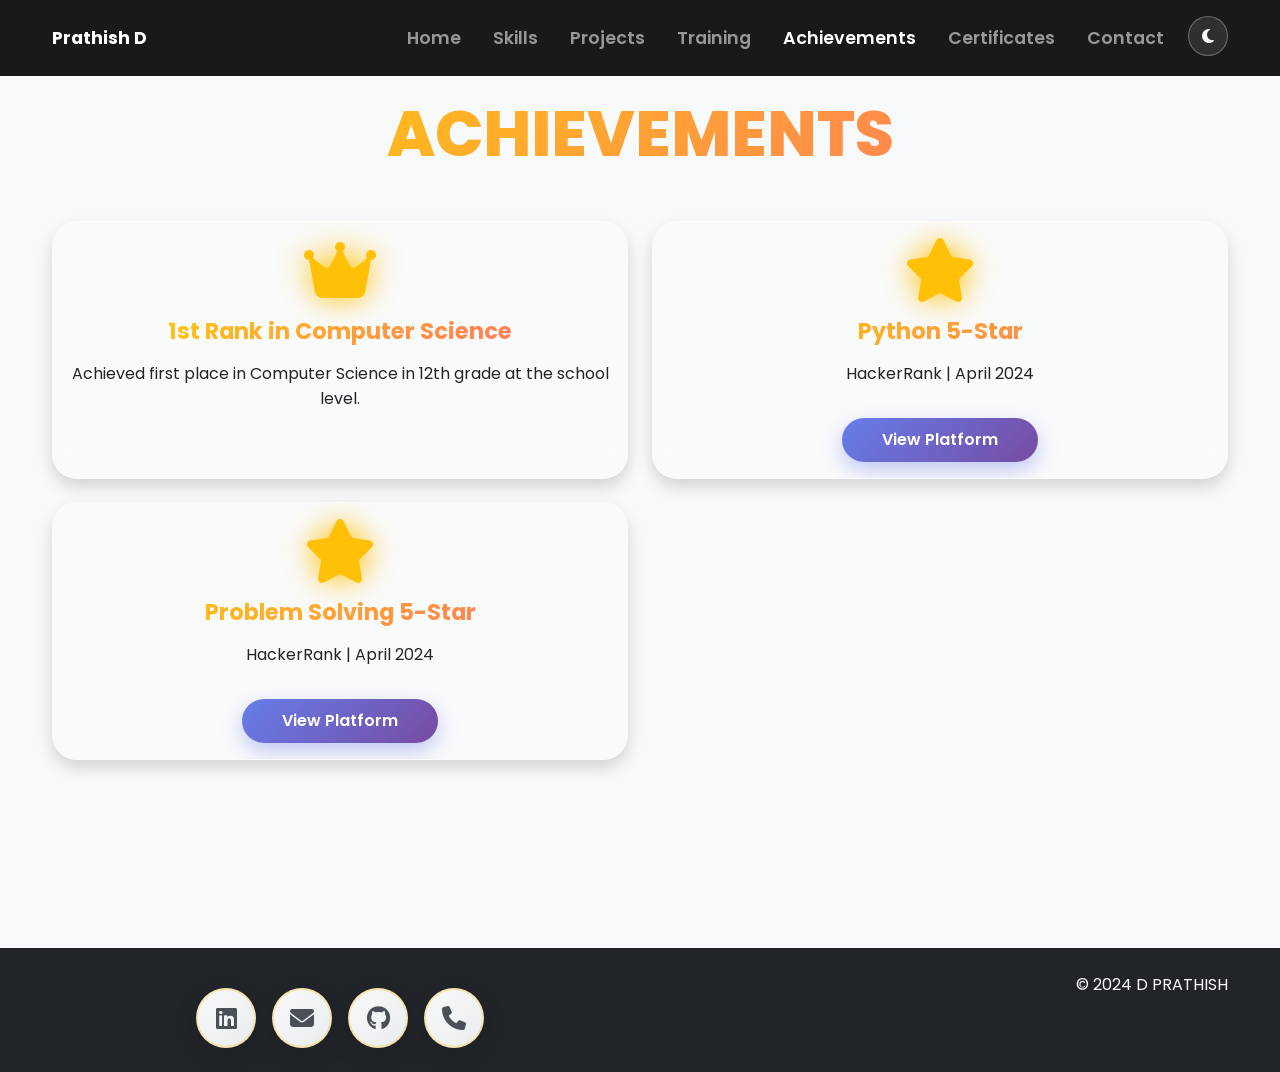
<file: pages/achievements.html>
<!DOCTYPE html>
<html lang="en">
<head>
    <meta charset="UTF-8">
    <meta name="viewport" content="width=device-width, initial-scale=1.0">
    <title>Achievements - D PRATHISH</title>
    <link href="https://cdn.jsdelivr.net/npm/bootstrap@5.3.3/dist/css/bootstrap.min.css" rel="stylesheet">
    <link href="https://unpkg.com/aos@2.3.1/dist/aos.css" rel="stylesheet">
    <link href="https://fonts.googleapis.com/css2?family=Poppins:wght@300;400;600;700&display=swap" rel="stylesheet">
    <link rel="stylesheet" href="https://cdnjs.cloudflare.com/ajax/libs/font-awesome/6.5.1/css/all.min.css">
    <link rel="stylesheet" href="../styles/shared.css">
    <link rel="stylesheet" href="../styles/achievements.css">
</head>
<body>
    <!-- Navbar -->
    <nav class="navbar navbar-expand-lg navbar-dark fixed-top">
        <div class="container">
            <a class="navbar-brand fw-bold" href="home.html">Prathish D</a>
            <button class="navbar-toggler" type="button" data-bs-toggle="collapse" data-bs-target="#navbarNav">
                <span class="navbar-toggler-icon"></span>
            </button>
            <div class="collapse navbar-collapse" id="navbarNav">
                <ul class="navbar-nav ms-auto">
                    <li class="nav-item"><a class="nav-link" href="home.html">Home</a></li>
                    <li class="nav-item"><a class="nav-link" href="skills.html">Skills</a></li>
                    <li class="nav-item"><a class="nav-link" href="projects.html">Projects</a></li>
                    <li class="nav-item"><a class="nav-link" href="training.html">Training</a></li>
                    <li class="nav-item"><a class="nav-link active" href="achievements.html">Achievements</a></li>
                    <li class="nav-item"><a class="nav-link" href="certificates.html">Certificates</a></li>
                    <li class="nav-item"><a class="nav-link" href="contact.html">Contact</a></li>
                    <li class="nav-item">
                        <button id="theme-toggle" class="btn btn-outline-light theme-btn ms-2 p-1" title="Toggle Dark Mode">
                            <i class="fas fa-moon"></i>
                        </button>
                    </li>
                </ul>
            </div>
        </div>
    </nav>

    <!-- Achievements Content -->
    <section id="achievements" class="py-5 mt-5 bg-light" data-aos="fade-up">
        <div class="container">
            <h2 class="text-center mb-5">ACHIEVEMENTS</h2>
            <div class="row g-4 text-center">
                <div class="col-md-6" data-aos="flip-left">
                    <div class="card shadow h-100">
                        <div class="card-body">
                            <i class="fas fa-crown fa-4x text-warning mb-3"></i>
                            <h5 class="card-title">1st Rank in Computer Science</h5>
                            <p class="card-text">Achieved first place in Computer Science in 12th grade at the school level.</p>
                        </div>
                    </div>
                </div>
                <div class="col-md-6" data-aos="flip-left" data-aos-delay="200">
                    <div class="card shadow h-100">
                        <div class="card-body">
                            <i class="fas fa-star fa-4x text-warning mb-3"></i>
                            <h5 class="card-title">Python 5-Star</h5>
                            <p class="card-text">HackerRank | April 2024</p>
                            <a href="https://www.hackerrank.com/profile/prathishdevendr1" target="_blank" class="btn btn-primary mt-3">View Platform</a>
                        </div>
                    </div>
                </div>
                <div class="col-md-6" data-aos="flip-left" data-aos-delay="200">
                    <div class="card shadow h-100">
                        <div class="card-body">
                            <i class="fas fa-star fa-4x text-warning mb-3"></i>
                            <h5 class="card-title">Problem Solving 5-Star</h5>
                            <p class="card-text">HackerRank | April 2024</p>
                            <a href="https://www.hackerrank.com/profile/prathishdevendr1" target="_blank" class="btn btn-primary mt-3">View Platform</a>
                        </div>
                    </div>
                </div>
            </div>
        </div>
    </section>

    <!-- Footer -->
    <footer class="bg-dark text-light py-4">
        <div class="container">
            <div class="row">
                <div class="col-md-6">
                    <div class="contact-cards-container">
                        <a href="https://linkedin.com/in/prathish-d-997065284/" target="_blank" class="contact-icon-card" title="LinkedIn">
                            <i class="fab fa-linkedin"></i>
                        </a>
                        <a href="mailto:prathishdevendran@gmail.com" class="contact-icon-card" title="Email">
                            <i class="fas fa-envelope"></i>
                        </a>
                        <a href="https://github.com/prathishdevendran/" target="_blank" class="contact-icon-card" title="GitHub">
                            <i class="fab fa-github"></i>
                        </a>
                        <a href="tel:+916280784963" class="contact-icon-card" title="Phone">
                            <i class="fas fa-phone"></i>
                        </a>
                    </div>
                </div>
                <div class="col-md-6 text-md-end">
                    <p>&copy; 2024 D PRATHISH</p>
                </div>
            </div>
        </div>
    </footer>

    <script src="https://cdn.jsdelivr.net/npm/bootstrap@5.3.3/dist/js/bootstrap.bundle.min.js"></script>
    <script src="https://unpkg.com/aos@2.3.1/dist/aos.js"></script>
    <script>
        AOS.init({ duration: 1000, once: true });

        // Theme Toggle
        function initTheme() {
            if (localStorage.getItem('darkMode') === 'true') {
                document.body.classList.add('dark-mode');
                document.getElementById('theme-toggle').querySelector('i').className = 'fas fa-sun';
            }
        }

        function toggleDarkMode() {
            document.body.classList.toggle('dark-mode');
            const isDark = document.body.classList.contains('dark-mode');
            localStorage.setItem('darkMode', isDark);
            const icon = document.getElementById('theme-toggle').querySelector('i');
            icon.className = isDark ? 'fas fa-sun' : 'fas fa-moon';
        }

        document.addEventListener('DOMContentLoaded', () => {
            initTheme();
            document.getElementById('theme-toggle').addEventListener('click', toggleDarkMode);
        });
    </script>
</body>
</html>
</file>
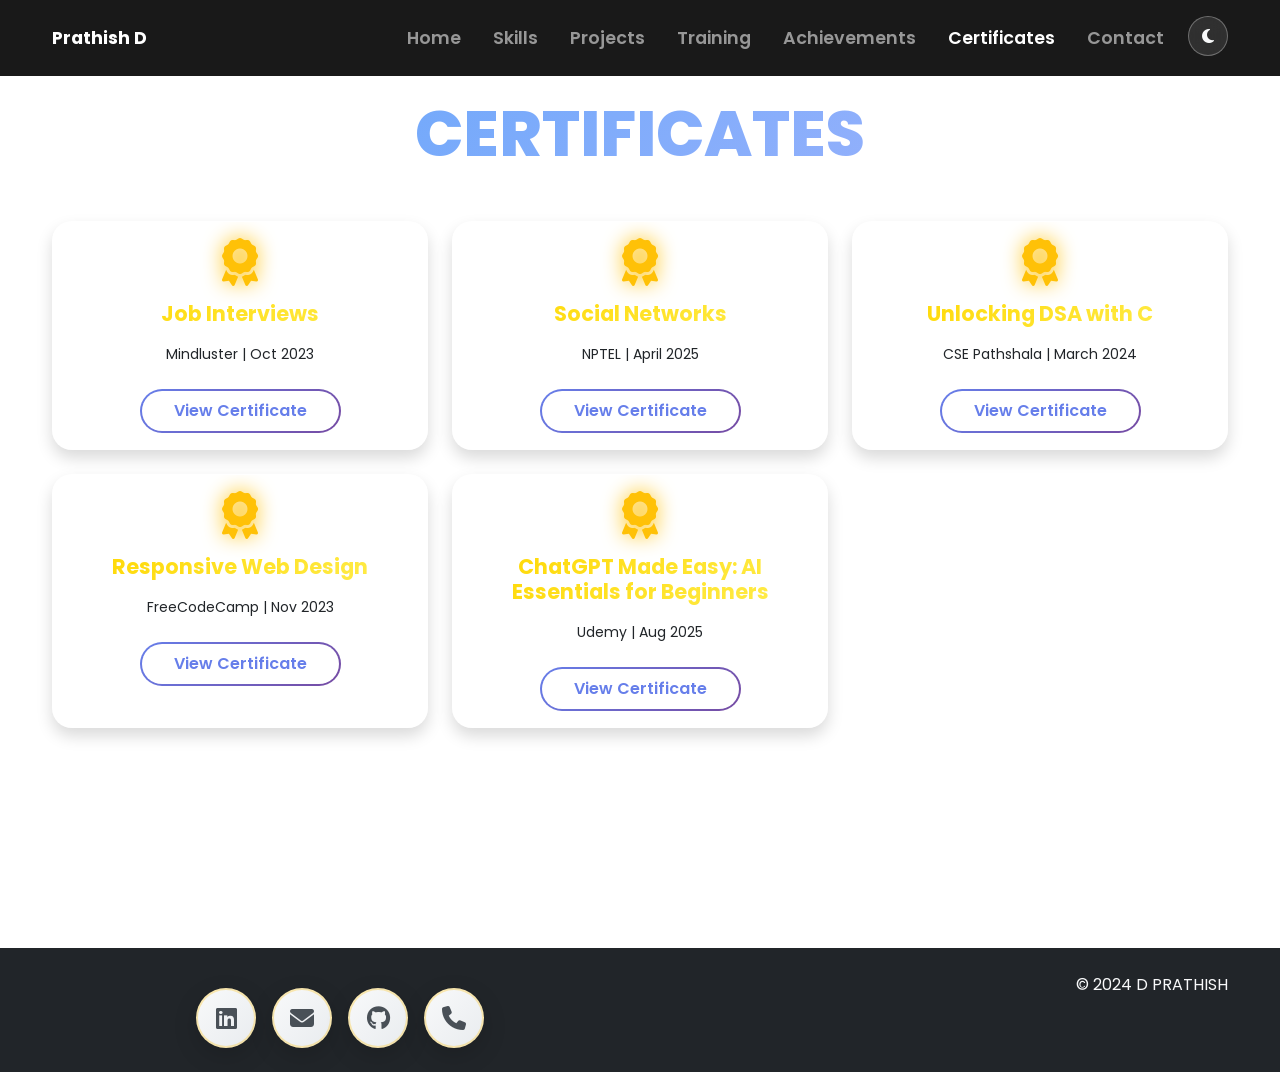
<file: pages/certificates.html>
<!DOCTYPE html>
<html lang="en">
<head>
    <meta charset="UTF-8">
    <meta name="viewport" content="width=device-width, initial-scale=1.0">
    <title>Certificates - D PRATHISH</title>
    <link href="https://cdn.jsdelivr.net/npm/bootstrap@5.3.3/dist/css/bootstrap.min.css" rel="stylesheet">
    <link href="https://unpkg.com/aos@2.3.1/dist/aos.css" rel="stylesheet">
    <link href="https://fonts.googleapis.com/css2?family=Poppins:wght@300;400;600;700&display=swap" rel="stylesheet">
    <link rel="stylesheet" href="https://cdnjs.cloudflare.com/ajax/libs/font-awesome/6.5.1/css/all.min.css">
    <link rel="stylesheet" href="../styles/shared.css">
    <link rel="stylesheet" href="../styles/certificates.css">
</head>
<body>
    <!-- Navbar -->
    <nav class="navbar navbar-expand-lg navbar-dark fixed-top">
        <div class="container">
            <a class="navbar-brand fw-bold" href="home.html">Prathish D</a>
            <button class="navbar-toggler" type="button" data-bs-toggle="collapse" data-bs-target="#navbarNav">
                <span class="navbar-toggler-icon"></span>
            </button>
            <div class="collapse navbar-collapse" id="navbarNav">
                <ul class="navbar-nav ms-auto">
                    <li class="nav-item"><a class="nav-link" href="home.html">Home</a></li>
                    <li class="nav-item"><a class="nav-link" href="skills.html">Skills</a></li>
                    <li class="nav-item"><a class="nav-link" href="projects.html">Projects</a></li>
                    <li class="nav-item"><a class="nav-link" href="training.html">Training</a></li>
                    <li class="nav-item"><a class="nav-link" href="achievements.html">Achievements</a></li>
                    <li class="nav-item"><a class="nav-link active" href="certificates.html">Certificates</a></li>
                    <li class="nav-item"><a class="nav-link" href="contact.html">Contact</a></li>
                    <li class="nav-item">
                        <button id="theme-toggle" class="btn btn-outline-light theme-btn ms-2 p-1" title="Toggle Dark Mode">
                            <i class="fas fa-moon"></i>
                        </button>
                    </li>
                </ul>
            </div>
        </div>
    </nav>

    <!-- Certificates Content -->
    <section id="certificates" class="py-5 mt-5" data-aos="fade-up">
        <div class="container">
            <h2 class="text-center mb-5">CERTIFICATES</h2>
            <div class="row g-4">
                <div class="col-lg-4 col-md-6" data-aos="zoom-in" data-aos-delay="100">
                    <div class="card h-100 shadow">
                        <div class="card-body text-center">
                            <i class="fas fa-award fa-3x text-warning mb-3"></i>
                            <h6 class="card-title">Job Interviews</h6>
                            <p class="card-text small">Mindluster | Oct 2023</p>
                            <a href="https://www.mindluster.com/student/certificate/12696255170" target="_blank" class="btn btn-outline-primary mt-2">View Certificate</a>
                        </div>
                    </div>
                </div>
                <div class="col-lg-4 col-md-6" data-aos="zoom-in" data-aos-delay="200">
                    <div class="card h-100 shadow">
                        <div class="card-body text-center">
                            <i class="fas fa-award fa-3x text-warning mb-3"></i>
                            <h6 class="card-title">Social Networks</h6>
                            <p class="card-text small">NPTEL | April 2025</p>
                            <a href="https://archive.nptel.ac.in/content/noc/NOC25/SEM1/Ecertificates/106/noc25-cs65/Course/NPTEL25CS65S64750120004445570.pdf" target = "_black" class="btn btn-outline-primary mt-2">View Certificate</a>
                        </div>
                    </div>
                </div>
                <div class="col-lg-4 col-md-6" data-aos="zoom-in" data-aos-delay="300">
                    <div class="card h-100 shadow">
                        <div class="card-body text-center">
                            <i class="fas fa-award fa-3x text-warning mb-3"></i>
                            <h6 class="card-title">Unlocking DSA with C</h6>
                            <p class="card-text small">CSE Pathshala | March 2024</p>
                            <a href="https://github.com/prathishdevendran/Portfolio/blob/main/Unlocking%20DSA%20with%20C.jpg" target = "_black" class="btn btn-outline-primary mt-2">View Certificate</a>
                        </div>
                    </div>
                </div>
                <div class="col-lg-4 col-md-6" data-aos="zoom-in" data-aos-delay="400">
                    <div class="card h-100 shadow">
                        <div class="card-body text-center">
                            <i class="fas fa-award fa-3x text-warning mb-3"></i>
                            <h6 class="card-title">Responsive Web Design</h6>
                            <p class="card-text small">FreeCodeCamp | Nov 2023</p>
                            <a href="https://www.freecodecamp.org/certification/fcc5c9cffb8-1190-4a54-a6aa-40f7a3cee440/responsive-web-design" target = "_black" class="btn btn-outline-primary mt-2">View Certificate</a>
                        </div>
                    </div>
                </div>
                <div class="col-lg-4 col-md-6" data-aos="zoom-in" data-aos-delay="500">
                    <div class="card h-100 shadow">
                        <div class="card-body text-center">
                            <i class="fas fa-award fa-3x text-warning mb-3"></i>
                            <h6 class="card-title">ChatGPT Made Easy: AI Essentials for Beginners</h6>
                            <p class="card-text small">Udemy | Aug 2025</p>
                            <a href="https://www.udemy.com/certificate/UC-0f213fbf-dea9-4f6c-9235-3e6fd2099d9c/" target = "_black" class="btn btn-outline-primary mt-2">View Certificate</a>
                        </div>
                    </div>
                </div>
            </div>
        </div>
    </section>

    <!-- Footer -->
    <footer class="bg-dark text-light py-4">
        <div class="container">
            <div class="row">
                <div class="col-md-6">
                    <div class="contact-cards-container">
                        <a href="https://linkedin.com/in/prathish-d-997065284/" target="_blank" class="contact-icon-card" title="LinkedIn">
                            <i class="fab fa-linkedin"></i>
                        </a>
                        <a href="mailto:prathishdevendran@gmail.com" class="contact-icon-card" title="Email">
                            <i class="fas fa-envelope"></i>
                        </a>
                        <a href="https://github.com/prathishdevendran/" target="_blank" class="contact-icon-card" title="GitHub">
                            <i class="fab fa-github"></i>
                        </a>
                        <a href="tel:+916280784963" class="contact-icon-card" title="Phone">
                            <i class="fas fa-phone"></i>
                        </a>
                    </div>
                </div>
                <div class="col-md-6 text-md-end">
                    <p>&copy; 2024 D PRATHISH</p>
                </div>
            </div>
        </div>
    </footer>

    <script src="https://cdn.jsdelivr.net/npm/bootstrap@5.3.3/dist/js/bootstrap.bundle.min.js"></script>
    <script src="https://unpkg.com/aos@2.3.1/dist/aos.js"></script>
    <script>
        AOS.init({ duration: 1000, once: true });

        // Theme Toggle
        function initTheme() {
            if (localStorage.getItem('darkMode') === 'true') {
                document.body.classList.add('dark-mode');
                document.getElementById('theme-toggle').querySelector('i').className = 'fas fa-sun';
            }
        }

        function toggleDarkMode() {
            document.body.classList.toggle('dark-mode');
            const isDark = document.body.classList.contains('dark-mode');
            localStorage.setItem('darkMode', isDark);
            const icon = document.getElementById('theme-toggle').querySelector('i');
            icon.className = isDark ? 'fas fa-sun' : 'fas fa-moon';
        }

        document.addEventListener('DOMContentLoaded', () => {
            initTheme();
            document.getElementById('theme-toggle').addEventListener('click', toggleDarkMode);
        });
    </script>
</body>
</html>
</file>
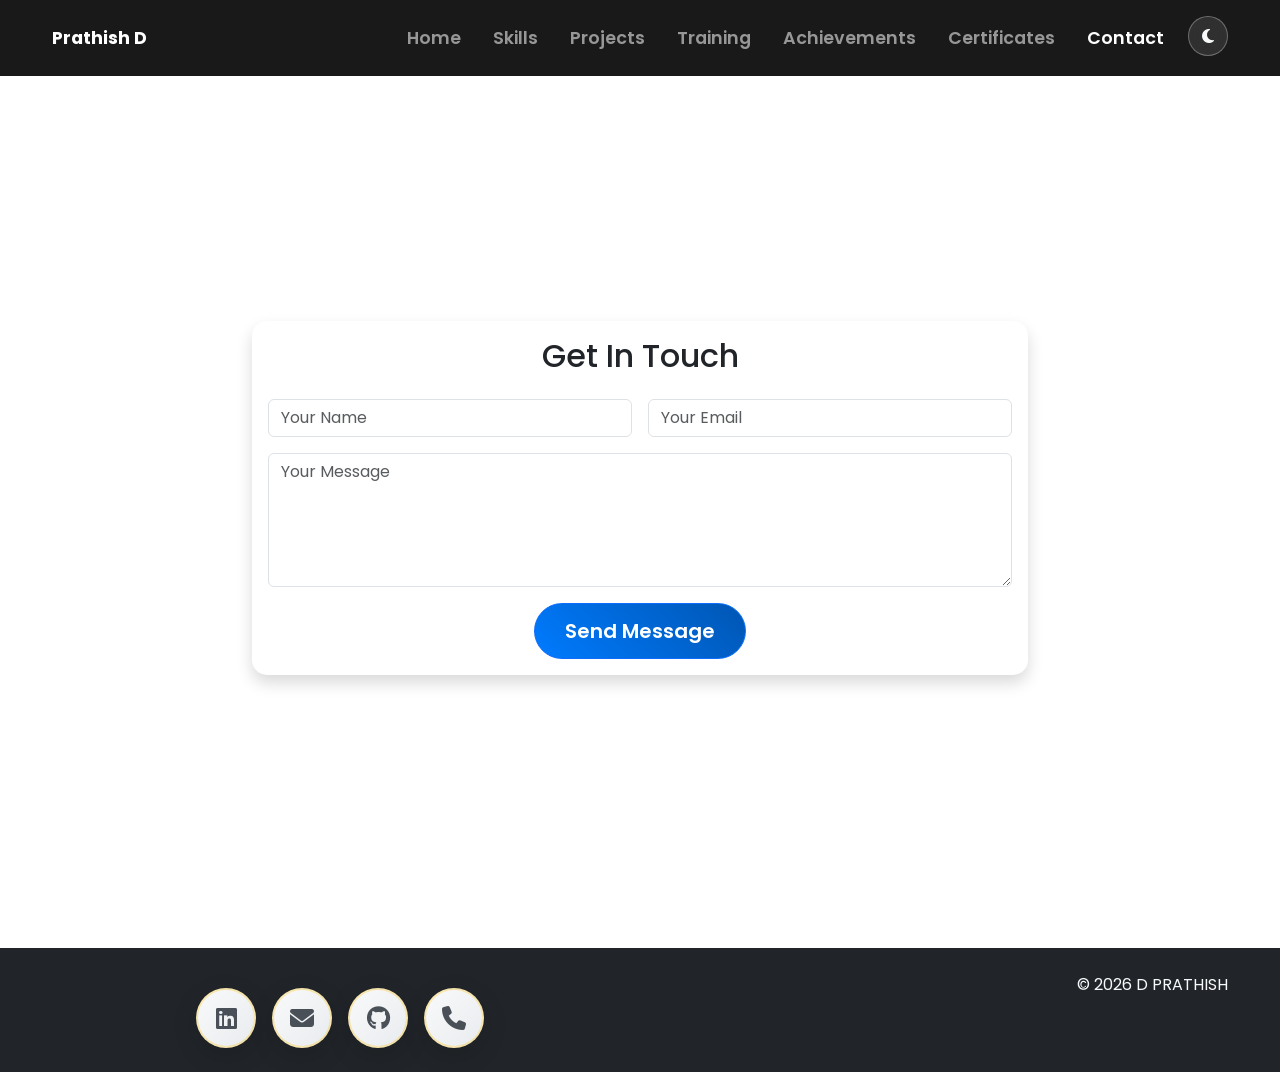
<file: pages/contact.html>
<!DOCTYPE html>
<html lang="en">
<head>
    <meta charset="UTF-8">
    <meta name="viewport" content="width=device-width, initial-scale=1.0">
    <title>Contact - D PRATHISH</title>
    <link href="https://cdn.jsdelivr.net/npm/bootstrap@5.3.3/dist/css/bootstrap.min.css" rel="stylesheet">
    <link href="https://unpkg.com/aos@2.3.1/dist/aos.css" rel="stylesheet">
    <link href="https://fonts.googleapis.com/css2?family=Poppins:wght@300;400;600;700&display=swap" rel="stylesheet">
    <link rel="stylesheet" href="https://cdnjs.cloudflare.com/ajax/libs/font-awesome/6.5.1/css/all.min.css">
    <link rel="stylesheet" href="../styles/shared.css">
</head>
<body>
    <!-- Navbar -->
    <nav class="navbar navbar-expand-lg navbar-dark fixed-top">
        <div class="container">
            <a class="navbar-brand fw-bold" href="home.html">Prathish D</a>
            <button class="navbar-toggler" type="button" data-bs-toggle="collapse" data-bs-target="#navbarNav">
                <span class="navbar-toggler-icon"></span>
            </button>
            <div class="collapse navbar-collapse" id="navbarNav">
                <ul class="navbar-nav ms-auto">
                    <li class="nav-item"><a class="nav-link" href="home.html">Home</a></li>
                    <li class="nav-item"><a class="nav-link" href="skills.html">Skills</a></li>
                    <li class="nav-item"><a class="nav-link" href="projects.html">Projects</a></li>
                    <li class="nav-item"><a class="nav-link" href="training.html">Training</a></li>
                    <li class="nav-item"><a class="nav-link" href="achievements.html">Achievements</a></li>
                    <li class="nav-item"><a class="nav-link" href="certificates.html">Certificates</a></li>
                    <li class="nav-item"><a class="nav-link active" href="contact.html">Contact</a></li>
                    <li class="nav-item">
                        <button id="theme-toggle" class="btn btn-outline-light theme-btn ms-2 p-1" title="Toggle Dark Mode">
                            <i class="fas fa-moon"></i>
                        </button>
                    </li>
                </ul>

            </div>
        </div>
    </nav>

    <!-- Contact Content -->
    <section class="py-5 mt-5 min-vh-100 d-flex align-items-center">
        <div class="container" data-aos="fade-up">
            <div class="row justify-content-center">
                <div class="col-lg-8">
                    <div class="card shadow">
                        <div class="card-body">
                            <h2 class="text-center mb-4">Get In Touch</h2>
                            <form id="contactForm">
                                <div class="row g-3">
                                    <div class="col-md-6">
                                        <input type="text" class="form-control" placeholder="Your Name" required>
                                    </div>
                                    <div class="col-md-6">
                                        <input type="email" class="form-control" placeholder="Your Email" required>
                                    </div>
                                    <div class="col-12">
                                        <textarea class="form-control" rows="5" placeholder="Your Message" required></textarea>
                                    </div>
                                    <div class="col-12 text-center">
                                        <button type="submit" class="btn btn-primary btn-lg">Send Message</button>
                                    </div>
                                </div>
                            </form>
                        </div>
                    </div>
                </div>
            </div>
            
        </div>
    </section>

    <!-- Footer -->
    <footer class="bg-dark text-light py-4">
        <div class="container">
            <div class="row">
                <div class="col-md-6">
                    <div class="contact-cards-container">
                        <a href="https://linkedin.com/in/prathish-d-997065284/" target="_blank" class="contact-icon-card" title="LinkedIn">
                            <i class="fab fa-linkedin"></i>
                        </a>
                        <a href="mailto:prathishdevendran@gmail.com" class="contact-icon-card" title="Email">
                            <i class="fas fa-envelope"></i>
                        </a>
                        <a href="https://github.com/prathishdevendran/" target="_blank" class="contact-icon-card" title="GitHub">
                            <i class="fab fa-github"></i>
                        </a>
                        <a href="tel:+916280784963" class="contact-icon-card" title="Phone">
                            <i class="fas fa-phone"></i>
                        </a>
                    </div>
                </div>
                <div class="col-md-6 text-md-end">
                    <p>&copy; 2026 D PRATHISH</p>
                </div>
            </div>
        </div>
    </footer>

    <script src="https://cdn.jsdelivr.net/npm/bootstrap@5.3.3/dist/js/bootstrap.bundle.min.js"></script>
    <script src="https://unpkg.com/aos@2.3.1/dist/aos.js"></script>
    <script>
        AOS.init({ duration: 1000, once: true });

        // Fake form submit
        document.getElementById('contactForm').addEventListener('submit', function(e) {
            e.preventDefault();
            alert('Thank you! Your message has been sent. (Demo)');
        });

        // Theme Toggle
        function initTheme() {
            if (localStorage.getItem('darkMode') === 'true') {
                document.body.classList.add('dark-mode');
                document.getElementById('theme-toggle').querySelector('i').className = 'fas fa-sun';
            }
        }

        function toggleDarkMode() {
            document.body.classList.toggle('dark-mode');
            const isDark = document.body.classList.contains('dark-mode');
            localStorage.setItem('darkMode', isDark);
            const icon = document.getElementById('theme-toggle').querySelector('i');
            icon.className = isDark ? 'fas fa-sun' : 'fas fa-moon';
        }

        document.addEventListener('DOMContentLoaded', () => {
            initTheme();
            document.getElementById('theme-toggle').addEventListener('click', toggleDarkMode);
        });
    </script>
</body>
</html>
</file>
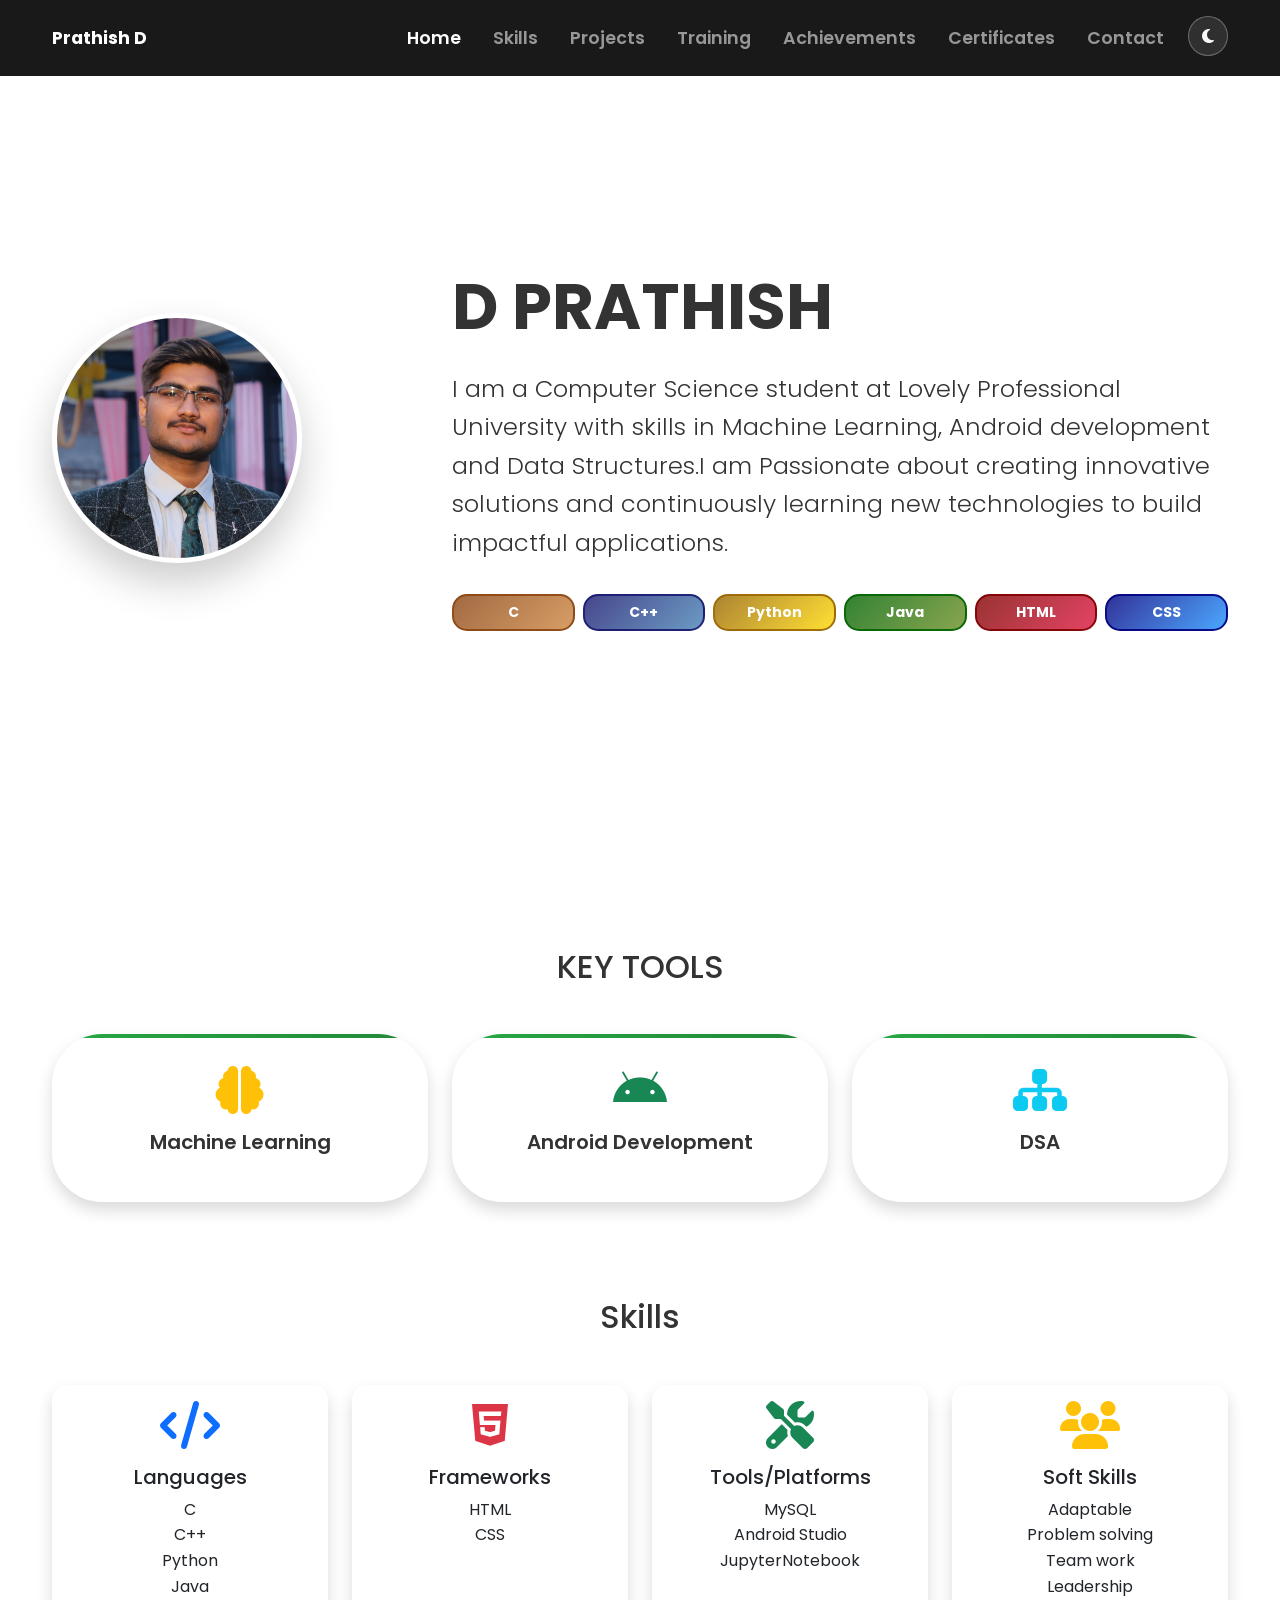
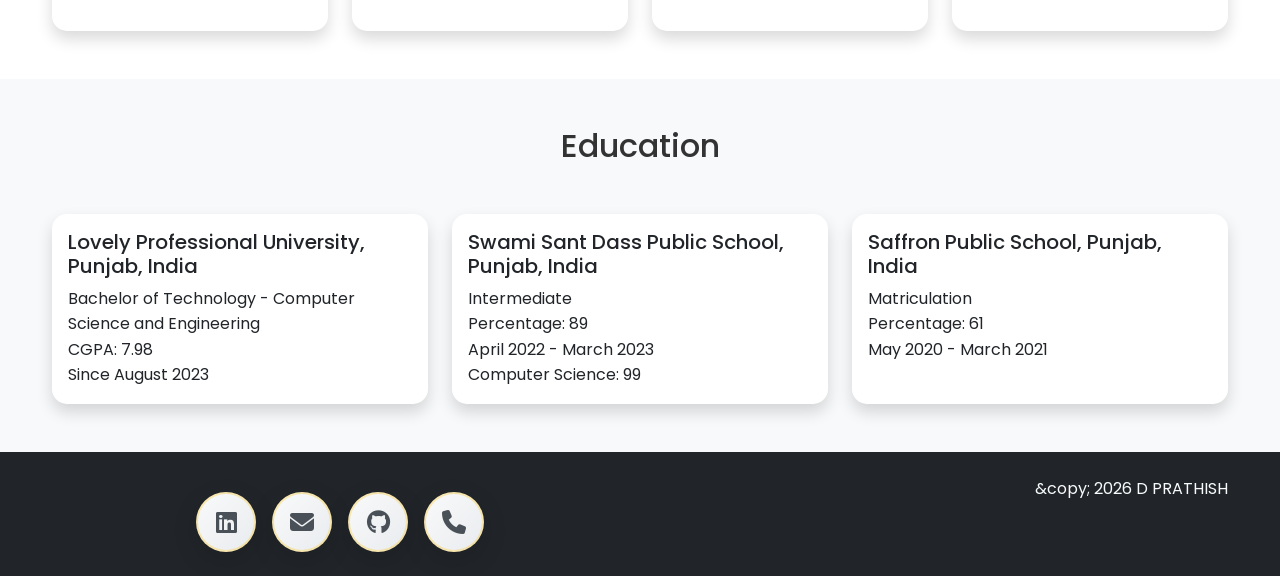
<file: pages/home.html>
<!DOCTYPE html>
<html lang="en">
<head>
    <meta charset="UTF-8">
    <meta name="viewport" content="width=device-width, initial-scale=1.0">
    <title>Home &amp; About - D PRATHISH</title>
    <link href="https://cdn.jsdelivr.net/npm/bootstrap@5.3.3/dist/css/bootstrap.min.css" rel="stylesheet">
    <link href="https://unpkg.com/aos@2.3.1/dist/aos.css" rel="stylesheet">
    <link href="https://fonts.googleapis.com/css2?family=Poppins:wght@300;400;600;700&amp;display=swap" rel="stylesheet">
    <link rel="stylesheet" href="https://cdnjs.cloudflare.com/ajax/libs/font-awesome/6.5.1/css/all.min.css">
    <link rel="stylesheet" href="../styles/shared.css">
    <link rel="stylesheet" href="../styles/home.css">
    <link rel="stylesheet" href="../styles/about.css">
    <link rel="stylesheet" href="../styles/skills.css">
</head>
<body>
    <!-- Navbar -->
    <nav class="navbar navbar-expand-lg navbar-dark fixed-top">
        <div class="container">
            <a class="navbar-brand fw-bold" href="home.html">Prathish D</a>
            <button class="navbar-toggler" type="button" data-bs-toggle="collapse" data-bs-target="#navbarNav">
                <span class="navbar-toggler-icon"></span>
            </button>
            <div class="collapse navbar-collapse" id="navbarNav">
                <ul class="navbar-nav ms-auto">
                    <li class="nav-item"><a class="nav-link active" href="home.html">Home</a></li>
                    <li class="nav-item"><a class="nav-link" href="skills.html">Skills</a></li>
                    <li class="nav-item"><a class="nav-link" href="projects.html">Projects</a></li>
                    <li class="nav-item"><a class="nav-link" href="training.html">Training</a></li>
                    <li class="nav-item"><a class="nav-link" href="achievements.html">Achievements</a></li>
                    <li class="nav-item"><a class="nav-link" href="certificates.html">Certificates</a></li>
                    <li class="nav-item"><a class="nav-link" href="contact.html">Contact</a></li>
                    <li class="nav-item">
                        <button id="theme-toggle" class="btn btn-outline-light theme-btn ms-2 p-1" title="Toggle Dark Mode">
                            <i class="fas fa-moon"></i>
                        </button>
                    </li>
                </ul>
            </div>
        </div>
    </nav>

    <!-- Home Hero -->
    <section class="min-vh-100 d-flex align-items-center" data-aos="fade-up">
        <div class="container">
            <div class="row align-items-center">
                <div class="col-lg-4 text-center text-lg-start" data-aos="zoom-in" data-aos-delay="200">
                    <img src="../profile_pic.jpg" alt="D PRATHISH" class="img-fluid rounded-circle profile-pic mb-4 mx-auto mx-lg-0">
                </div>
                <div class="col-lg-8" data-aos="fade-up" data-aos-delay="400">
                    <h1 class="display-3 fw-bold mb-4">D PRATHISH</h1>
                    <p class="lead mb-4 fs-4">I am a Computer Science student at Lovely Professional University with skills 
                  in Machine Learning, Android development and Data Structures.I am Passionate about 
                  creating innovative solutions and continuously learning new technologies to build 
                  impactful applications.
                    </p>
                    
                    <!-- Small Skills Cards Grid - Single Row -->
                    <div class="hero-skills">
                        <div class="row g-2">
                            <!-- C -->
                            <div class="col-6 col-md-4 col-lg-2">
                                <div class="card hero-skill-card c-lang h-100 text-center p-2">
                                    <h6 class="mb-0 fw-bold small">C</h6>
                                </div>
                            </div>
                            <!-- C++ -->
                            <div class="col-6 col-md-4 col-lg-2">
                                <div class="card hero-skill-card cpp-lang h-100 text-center p-2">
                                    <h6 class="mb-0 fw-bold small">C++</h6>
                                </div>
                            </div>
                            <!-- Python -->
                            <div class="col-6 col-md-4 col-lg-2">
                                <div class="card hero-skill-card python-lang h-100 text-center p-2">
                                    <h6 class="mb-0 fw-bold small">Python</h6>
                                </div>
                            </div>
                            <!-- Java -->
                            <div class="col-6 col-md-4 col-lg-2">
                                <div class="card hero-skill-card java-lang h-100 text-center p-2">
                                    <h6 class="mb-0 fw-bold small">Java</h6>
                                </div>
                            </div>
                            <!-- HTML -->
                            <div class="col-6 col-md-4 col-lg-2">
                                <div class="card hero-skill-card html-lang h-100 text-left p-2 d-flex align-items-center">
                                    <h6 class="mb-0 fw-bold small flex-grow-1">HTML</h6>
                                </div>
                            </div>
                            <!-- CSS -->
                            <div class="col-6 col-md-4 col-lg-2">
                                <div class="card hero-skill-card css-lang h-100 text-left p-2 d-flex align-items-center">
                                    <h6 class="mb-0 fw-bold small flex-grow-1">CSS</h6>
                                </div>
                            </div>
                        </div>
                    </div>
                </div>
            </div>
        </div>
    </section>

    <!-- KEY TOOLS Section (from About) -->
    <section class="py-5" data-aos="fade-up">
        <div class="container">
            <h2 class="text-center mb-5">KEY TOOLS</h2>
            <div class="row g-4">
                <div class="col-lg-4 col-md-6" data-aos="zoom-in" data-aos-delay="100">
                    <div class="card h-100 shadow skill-card tool-card">
                        <div class="card-body text-center">
                            <i class="fas fa-brain fa-3x text-warning mb-3"></i>
                            <h5 class="card-title">Machine Learning</h5>
                        </div>
                    </div>
                </div>
                <div class="col-lg-4 col-md-6" data-aos="zoom-in" data-aos-delay="200">
                    <div class="card h-100 shadow skill-card tool-card">
                        <div class="card-body text-center">
                            <i class="fab fa-android fa-3x text-success mb-3"></i>
                            <h5 class="card-title">Android Development</h5>
                        </div>
                    </div>
                </div>
                <div class="col-lg-4 col-md-6" data-aos="zoom-in" data-aos-delay="300">
                    <div class="card h-100 shadow skill-card tool-card">
                        <div class="card-body text-center">
                            <i class="fas fa-sitemap fa-3x text-info mb-3"></i>
                            <h5 class="card-title">DSA</h5>
                        </div>
                    </div>
                </div>
            </div>
        </div>
    </section>

    <!-- Skills Section -->
    <section class="py-5" data-aos="fade-up">
        <div class="container">
            <h2 class="text-center mb-5">Skills</h2>
            <div class="row g-4">
                <!-- Languages -->
                <div class="col-lg-3 col-md-6" data-aos="zoom-in">
                    <div class="card h-100 shadow text-center">
                        <div class="card-body">
                            <i class="fas fa-code fa-3x text-primary mb-3"></i>
                            <h5 class="card-title">Languages</h5>
                            <ul class="list-unstyled">
                                <li>C</li>
                                <li>C++</li>
                                <li>Python</li>
                                <li>Java</li>
                            </ul>
                        </div>
                    </div>
                </div>
                <!-- Frameworks -->
                <div class="col-lg-3 col-md-6" data-aos="zoom-in" data-aos-delay="100">
                    <div class="card h-100 shadow text-center">
                        <div class="card-body">
                            <i class="fab fa-html5 fa-3x text-danger mb-3"></i>
                            <h5 class="card-title">Frameworks</h5>
                            <ul class="list-unstyled">
                                <li>HTML</li>
                                <li>CSS</li>
                            </ul>
                        </div>
                    </div>
                </div>
                <!-- Tools -->
                <div class="col-lg-3 col-md-6" data-aos="zoom-in" data-aos-delay="200">
                    <div class="card h-100 shadow text-center">
                        <div class="card-body">
                            <i class="fas fa-tools fa-3x text-success mb-3"></i>
                            <h5 class="card-title">Tools/Platforms</h5>
                            <ul class="list-unstyled">
                                <li>MySQL</li>
                                <li>Android Studio</li>
                                <li>JupyterNotebook</li>
                            </ul>
                        </div>
                    </div>
                </div>
                <!-- Soft Skills -->
                <div class="col-lg-3 col-md-6" data-aos="zoom-in" data-aos-delay="300">
                    <div class="card h-100 shadow text-center">
                        <div class="card-body">
                            <i class="fas fa-users fa-3x text-warning mb-3"></i>
                            <h5 class="card-title">Soft Skills</h5>
                            <ul class="list-unstyled">
                                <li>Adaptable</li>
                                <li>Problem solving</li>
                                <li>Team work</li>
                                <li>Leadership</li>
                            </ul>
                        </div>
                    </div>
                </div>
            </div>
        </div>
    </section>

    <!-- Education Section -->
    <section class="py-5 bg-light" data-aos="fade-up">
        <div class="container">
            <h2 class="text-center mb-5">Education</h2>
            <div class="row g-4">
                <div class="col-lg-4" data-aos="fade-up" data-aos-delay="100">
                    <div class="card h-100 shadow">
                        <div class="card-body">
                            <h5 class="card-title">Lovely Professional University, Punjab, India</h5>
                            <p class="card-text">Bachelor of Technology - Computer Science and Engineering<br>CGPA: 7.98<br>Since August 2023</p>
                        </div>
                    </div>
                </div>
                <div class="col-lg-4" data-aos="fade-up" data-aos-delay="200">
                    <div class="card h-100 shadow">
                        <div class="card-body">
                            <h5 class="card-title">Swami Sant Dass Public School, Punjab, India</h5>
                            <p class="card-text">Intermediate<br>Percentage: 89<br>April 2022 - March 2023<br>Computer Science: 99</p>
                        </div>
                    </div>
                </div>
                <div class="col-lg-4" data-aos="fade-up" data-aos-delay="300">
                    <div class="card h-100 shadow">
                        <div class="card-body">
                            <h5 class="card-title">Saffron Public School, Punjab, India</h5>
                            <p class="card-text">Matriculation<br>Percentage: 61<br>May 2020 - March 2021</p>
                        </div>
                    </div>
                </div>
            </div>
        </div>
    </section>
    
    <!-- Footer -->
    <footer class="bg-dark text-light py-4" data-aos="fade-up">
        <div class="container">
            <div class="row">
                <div class="col-md-6">
                    <div class="contact-cards-container">
                        <a href="https://linkedin.com/in/prathish-d-997065284/" target="_blank" class="contact-icon-card" title="LinkedIn">
                            <i class="fab fa-linkedin"></i>
                        </a>
                        <a href="mailto:prathishdevendran@gmail.com" class="contact-icon-card" title="Email">
                            <i class="fas fa-envelope"></i>
                        </a>
                        <a href="https://github.com/prathishdevendran/" target="_blank" class="contact-icon-card" title="GitHub">
                            <i class="fab fa-github"></i>
                        </a>
                        <a href="tel:+916280784963" class="contact-icon-card" title="Phone">
                            <i class="fas fa-phone"></i>
                        </a>
                    </div>
                </div>
                <div class="col-md-6 text-md-end">
                    <p>&amp;copy; 2026 D PRATHISH</p>
                </div>
            </div>
        </div>
    </footer>

    <script src="https://cdn.jsdelivr.net/npm/bootstrap@5.3.3/dist/js/bootstrap.bundle.min.js"></script>
    <script src="https://unpkg.com/aos@2.3.1/dist/aos.js"></script>
    <script>
        AOS.init({ duration: 1000, once: true });
        window.addEventListener('scroll', () => {
            const navbar = document.querySelector('.navbar');
            if (navbar) navbar.classList.toggle('navbar-scrolled', window.scrollY > 50);
        });

        // Theme Toggle
        function initTheme() {
            if (localStorage.getItem('darkMode') === 'true') {
                document.body.classList.add('dark-mode');
                document.getElementById('theme-toggle').querySelector('i').className = 'fas fa-sun';
            }
        }

        function toggleDarkMode() {
            document.body.classList.toggle('dark-mode');
            const isDark = document.body.classList.contains('dark-mode');
            localStorage.setItem('darkMode', isDark);
            const icon = document.getElementById('theme-toggle').querySelector('i');
            icon.className = isDark ? 'fas fa-sun' : 'fas fa-moon';
        }

        document.addEventListener('DOMContentLoaded', () => {
            initTheme();
            document.getElementById('theme-toggle').addEventListener('click', toggleDarkMode);
        });
    </script>
</body>
</html>
</file>
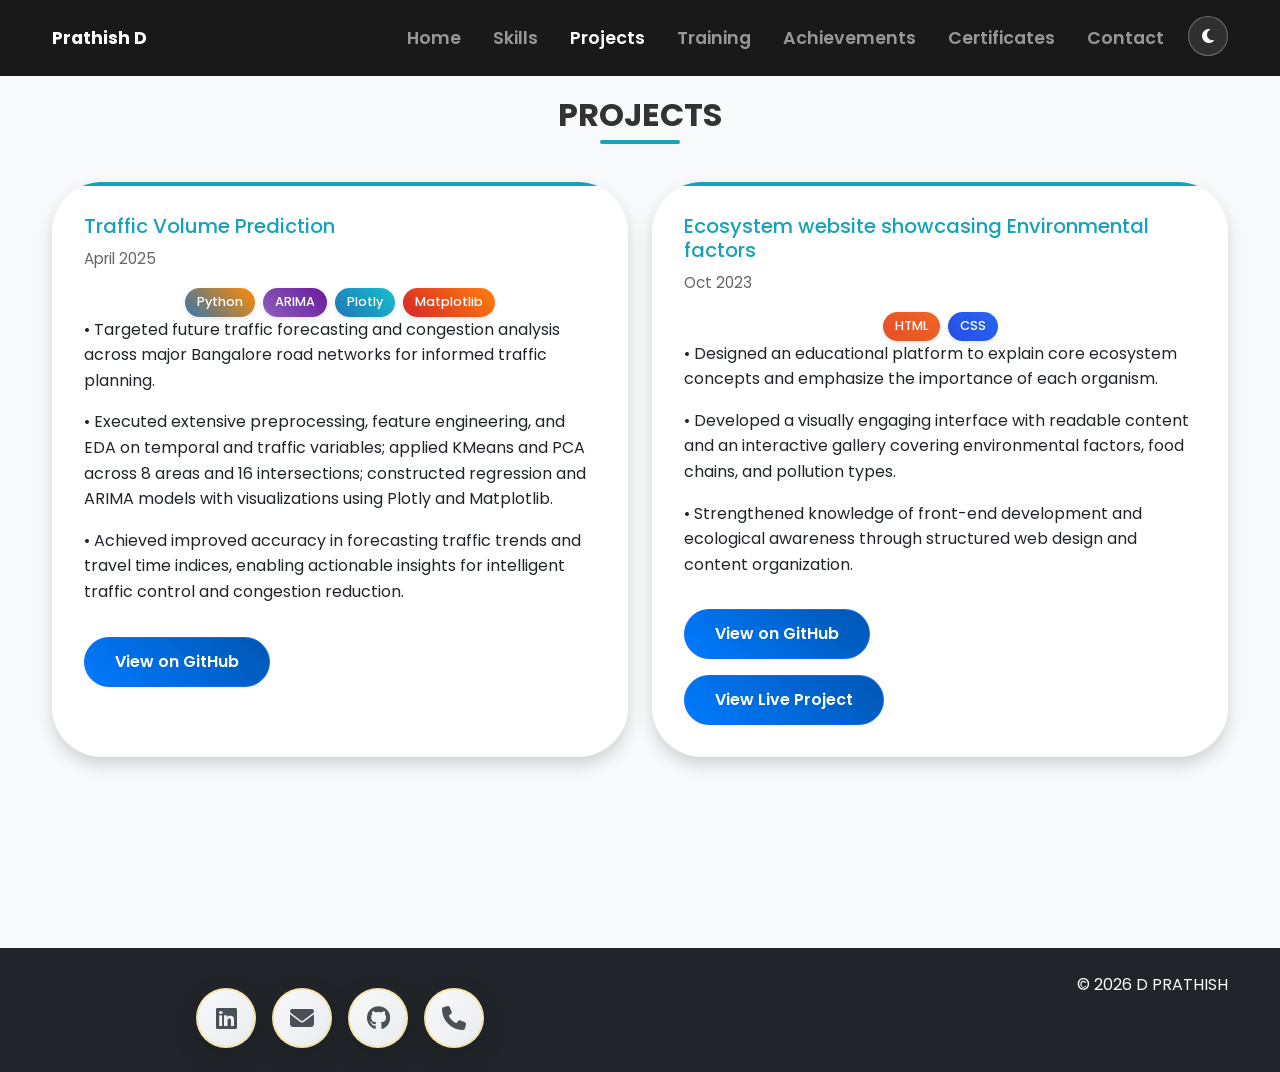
<file: pages/projects.html>
<!DOCTYPE html>
<html lang="en">
<head>
    <meta charset="UTF-8">
    <meta name="viewport" content="width=device-width, initial-scale=1.0">
    <title>Projects - D PRATHISH</title>
    <link href="https://cdn.jsdelivr.net/npm/bootstrap@5.3.3/dist/css/bootstrap.min.css" rel="stylesheet">
    <link href="https://unpkg.com/aos@2.3.1/dist/aos.css" rel="stylesheet">
    <link href="https://fonts.googleapis.com/css2?family=Poppins:wght@300;400;600;700&display=swap" rel="stylesheet">
    <link rel="stylesheet" href="https://cdnjs.cloudflare.com/ajax/libs/font-awesome/6.5.1/css/all.min.css">
    <link rel="stylesheet" href="../styles/shared.css">
    <link rel="stylesheet" href="../styles/projects.css">
</head>
<body>
    <!-- Navbar -->
    <nav class="navbar navbar-expand-lg navbar-dark fixed-top">
        <div class="container">
            <a class="navbar-brand fw-bold" href="home.html">Prathish D</a>
            <button class="navbar-toggler" type="button" data-bs-toggle="collapse" data-bs-target="#navbarNav">
                <span class="navbar-toggler-icon"></span>
            </button>
            <div class="collapse navbar-collapse" id="navbarNav">
                <ul class="navbar-nav ms-auto">
                    <li class="nav-item"><a class="nav-link" href="home.html">Home</a></li>
                    <li class="nav-item"><a class="nav-link" href="skills.html">Skills</a></li>
                    <li class="nav-item"><a class="nav-link active" href="projects.html">Projects</a></li>
                    <li class="nav-item"><a class="nav-link" href="training.html">Training</a></li>
                    <li class="nav-item"><a class="nav-link" href="achievements.html">Achievements</a></li>
                    <li class="nav-item"><a class="nav-link" href="certificates.html">Certificates</a></li>
                    <li class="nav-item"><a class="nav-link" href="contact.html">Contact</a></li>
                    <li class="nav-item">
                        <button id="theme-toggle" class="btn btn-outline-light theme-btn ms-2 p-1" title="Toggle Dark Mode">
                            <i class="fas fa-moon"></i>
                        </button>
                    </li>
                </ul>
            </div>
        </div>
    </nav>

    <!-- Projects Content -->
    <section id="projects" class="py-5 mt-5 bg-light" data-aos="fade-up">
        <div class="container">
            <h2 class="text-center mb-5">PROJECTS</h2>
            <div class="row g-4">
                <div class="col-lg-6" data-aos="zoom-in" data-aos-delay="100">
                    <div class="card shadow h-100">
                        <div class="card-body">
                            <h5 class="card-title">Traffic Volume Prediction</h5>
                            <p class="card-text small">April 2025</p>
                            <div class="tech-stack mt-3">
                              <span class="tech-badge bg-python">Python</span>
                              <span class="tech-badge bg-arima">ARIMA</span>
                              <span class="tech-badge bg-plotly">Plotly</span>
                              <span class="tech-badge bg-matplotlib">Matplotlib</span>
                            </div>
                            <p>• Targeted future traffic forecasting and congestion analysis across major Bangalore road networks for informed traffic planning.</p>
                            <p>• Executed extensive preprocessing, feature engineering, and EDA on temporal and traffic variables; applied KMeans and PCA across 8 areas and 16 intersections; constructed regression and ARIMA models with visualizations using Plotly and Matplotlib.</p>
                            <p>• Achieved improved accuracy in forecasting traffic trends and travel time indices, enabling actionable insights for intelligent traffic control and congestion reduction.</p>
                            <a href="https://github.com/prathishdevendran/MACHINE-LEANRING-projects/blob/main/Traffic-volume-prediction/TrafficVolumePrediction%20on%20big%20data.ipynb" class="btn btn-primary mt-3">View on GitHub</a>
                        </div>
                    </div>
                </div>
                <div class="col-lg-6" data-aos="zoom-in" data-aos-delay="200">
                    <div class="card shadow h-100">
                        <div class="card-body">
                            <h5 class="card-title">Ecosystem website showcasing Environmental factors</h5>
                            <p class="card-text small">Oct 2023</p>
                            <div class="tech-stack mt-3">
                              <span class="tech-badge bg-html">HTML</span>
                              <span class="tech-badge bg-css">CSS</span>
                            </div>
                            <p>• Designed an educational platform to explain core ecosystem concepts and emphasize the importance of each organism.</p>
                            <p>• Developed a visually engaging interface with readable content and an interactive gallery covering environmental factors, food chains, and pollution types.</p>
                            <p>• Strengthened knowledge of front-end development and ecological awareness through structured web design and content organization.</p>
                            <a href="https://github.com/prathishdevendran/ecosystem-web-page"  target="_blank" class="btn btn-primary mt-3">View on GitHub</a>
                            <br>
                            <a href="https://prathishdevendran.github.io/ecosystem-web-page/" target="_blank" class="btn btn-primary mt-3">View Live Project</a>
                        </div>
                    </div>
                </div>
            </div>
        </div>
    </section>

    <!-- Footer -->
    <footer class="bg-dark text-light py-4">
        <div class="container">
            <div class="row">
                <div class="col-md-6">
                    <div class="contact-cards-container">
                        <a href="https://linkedin.com/in/prathish-d-997065284/" target="_blank" class="contact-icon-card" title="LinkedIn">
                            <i class="fab fa-linkedin"></i>
                        </a>
                        <a href="mailto:prathishdevendran@gmail.com" class="contact-icon-card" title="Email">
                            <i class="fas fa-envelope"></i>
                        </a>
                        <a href="https://github.com/prathishdevendran/" target="_blank" class="contact-icon-card" title="GitHub">
                            <i class="fab fa-github"></i>
                        </a>
                        <a href="tel:+916280784963" class="contact-icon-card" title="Phone">
                            <i class="fas fa-phone"></i>
                        </a>
                    </div>
                </div>
                <div class="col-md-6 text-md-end">
                    <p>&copy; 2026 D PRATHISH</p>
                </div>
            </div>
        </div>
    </footer>

    <script src="https://cdn.jsdelivr.net/npm/bootstrap@5.3.3/dist/js/bootstrap.bundle.min.js"></script>
    <script src="https://unpkg.com/aos@2.3.1/dist/aos.js"></script>
    <script>
        AOS.init({ duration: 1000, once: true });

        // Theme Toggle
        function initTheme() {
            if (localStorage.getItem('darkMode') === 'true') {
                document.body.classList.add('dark-mode');
                document.getElementById('theme-toggle').querySelector('i').className = 'fas fa-sun';
            }
        }

        function toggleDarkMode() {
            document.body.classList.toggle('dark-mode');
            const isDark = document.body.classList.contains('dark-mode');
            localStorage.setItem('darkMode', isDark);
            const icon = document.getElementById('theme-toggle').querySelector('i');
            icon.className = isDark ? 'fas fa-sun' : 'fas fa-moon';
        }

        document.addEventListener('DOMContentLoaded', () => {
            initTheme();
            document.getElementById('theme-toggle').addEventListener('click', toggleDarkMode);
        });
    </script>
</body>
</html>
</file>
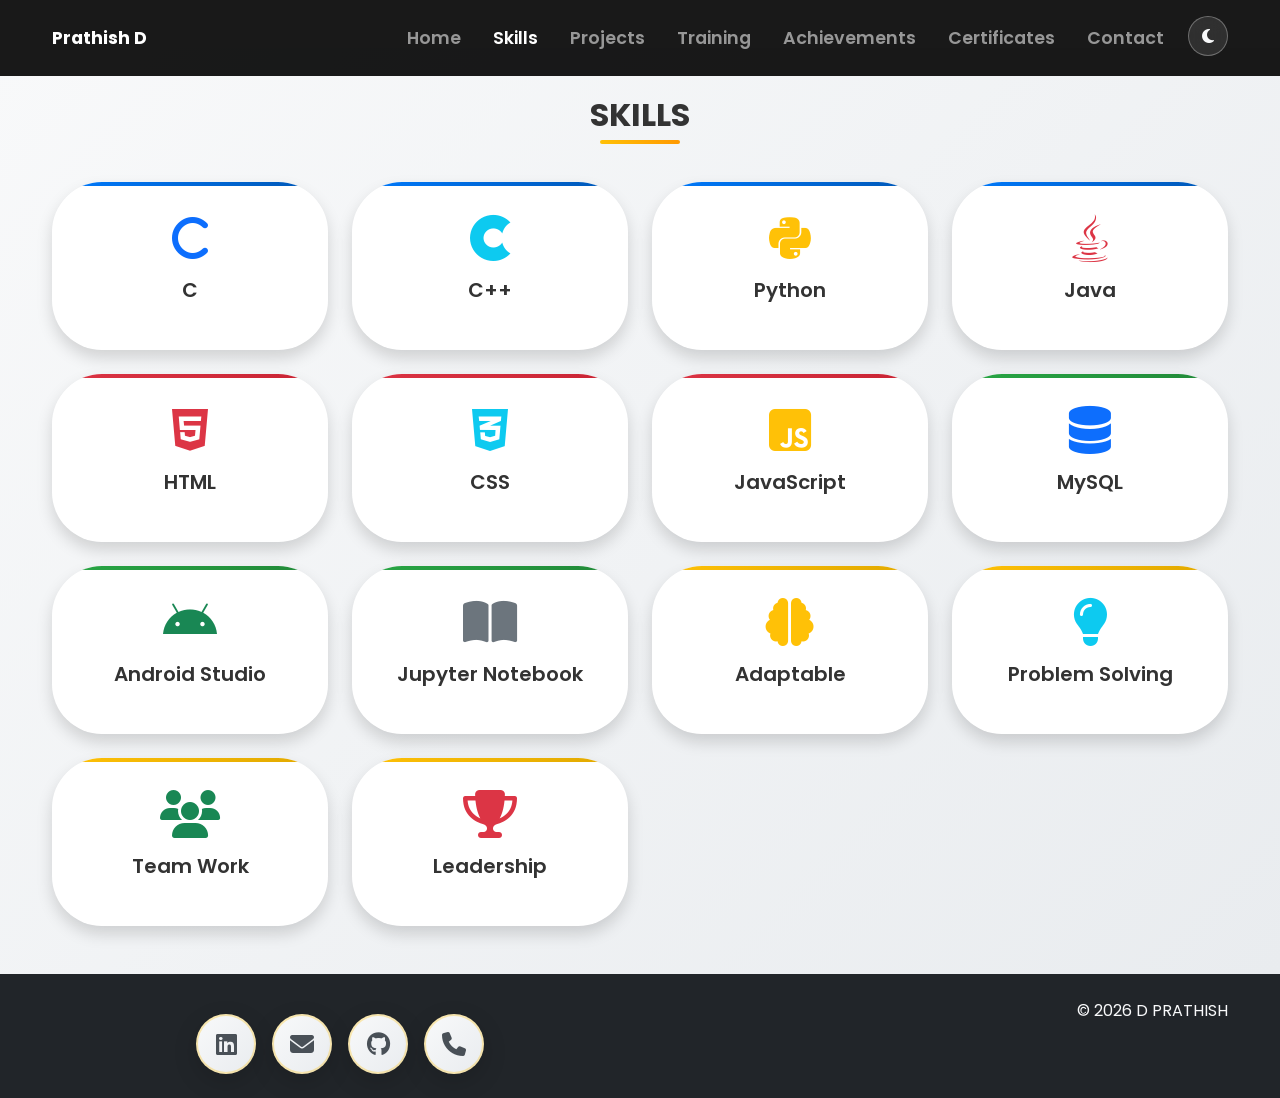
<file: pages/skills.html>
<!DOCTYPE html>
<html lang="en">
<head>
    <meta charset="UTF-8">
    <meta name="viewport" content="width=device-width, initial-scale=1.0">
    <title>Skills - D PRATHISH</title>
    <link href="https://cdn.jsdelivr.net/npm/bootstrap@5.3.3/dist/css/bootstrap.min.css" rel="stylesheet">
    <link href="https://unpkg.com/aos@2.3.1/dist/aos.css" rel="stylesheet">
    <link href="https://fonts.googleapis.com/css2?family=Poppins:wght@300;400;600;700&display=swap" rel="stylesheet">
    <link rel="stylesheet" href="https://cdnjs.cloudflare.com/ajax/libs/font-awesome/6.5.1/css/all.min.css">
    <link rel="stylesheet" href="../styles/shared.css">
    <link rel="stylesheet" href="../styles/skills.css">
</head>
<body>
    <!-- Navbar -->
    <nav class="navbar navbar-expand-lg navbar-dark fixed-top">
        <div class="container">
            <a class="navbar-brand fw-bold" href="home.html">Prathish D</a>
            <button class="navbar-toggler" type="button" data-bs-toggle="collapse" data-bs-target="#navbarNav">
                <span class="navbar-toggler-icon"></span>
            </button>
            <div class="collapse navbar-collapse" id="navbarNav">
                <ul class="navbar-nav ms-auto">
                    <li class="nav-item"><a class="nav-link" href="home.html">Home</a></li>
                    <li class="nav-item"><a class="nav-link active" href="skills.html">Skills</a></li>
                    <li class="nav-item"><a class="nav-link" href="projects.html">Projects</a></li>
                    <li class="nav-item"><a class="nav-link" href="training.html">Training</a></li>
                    <li class="nav-item"><a class="nav-link" href="achievements.html">Achievements</a></li>
                    <li class="nav-item"><a class="nav-link" href="certificates.html">Certificates</a></li>
                    <li class="nav-item"><a class="nav-link" href="contact.html">Contact</a></li>
                    <li class="nav-item">
                        <button id="theme-toggle" class="btn btn-outline-light theme-btn ms-2 p-1" title="Toggle Dark Mode">
                            <i class="fas fa-moon"></i>
                        </button>
                    </li>
                </ul>
            </div>
        </div>
    </nav>

    <!-- Skills Content -->
    <section class="py-5 mt-5 bg-light" id="skills" data-aos="fade-up">
        <div class="container">
            <h2 class="text-center mb-5">SKILLS</h2>
            <div class="row g-4">
                <!-- Languages -->
                <div class="col-lg-3 col-md-6" data-aos="zoom-in" data-aos-delay="0">
                    <div class="card h-100 shadow skill-card lang-card">
                        <div class="card-body text-center">
                            <i class="fas fa-c fa-3x text-primary mb-3"></i>
                            <h5 class="card-title">C</h5>
                        </div>
                    </div>
                </div>
                <div class="col-lg-3 col-md-6" data-aos="zoom-in" data-aos-delay="100">
                    <div class="card h-100 shadow skill-card lang-card">
                        <div class="card-body text-center">
                            <i class="fab fa-cuttlefish fa-3x text-info mb-3"></i>
                            <h5 class="card-title">C++</h5>
                        </div>
                    </div>
                </div>
                <div class="col-lg-3 col-md-6" data-aos="zoom-in" data-aos-delay="200">
                    <div class="card h-100 shadow skill-card lang-card">
                        <div class="card-body text-center">
                            <i class="fab fa-python fa-3x text-warning mb-3"></i>
                            <h5 class="card-title">Python</h5>
                        </div>
                    </div>
                </div>
                <div class="col-lg-3 col-md-6" data-aos="zoom-in" data-aos-delay="300">
                    <div class="card h-100 shadow skill-card lang-card">
                        <div class="card-body text-center">
                            <i class="fab fa-java fa-3x text-danger mb-3"></i>
                            <h5 class="card-title">Java</h5>
                        </div>
                    </div>
                </div>
                <!-- Web -->
                <div class="col-lg-3 col-md-6" data-aos="zoom-in" data-aos-delay="400">
                    <div class="card h-100 shadow skill-card web-card">
                        <div class="card-body text-center">
                            <i class="fab fa-html5 fa-3x text-danger mb-3"></i>
                            <h5 class="card-title">HTML</h5>
                        </div>
                    </div>
                </div>
                <div class="col-lg-3 col-md-6" data-aos="zoom-in" data-aos-delay="500">
                    <div class="card h-100 shadow skill-card web-card">
                        <div class="card-body text-center">
                            <i class="fab fa-css3-alt fa-3x text-info mb-3"></i>
                            <h5 class="card-title">CSS</h5>
                        </div>
                    </div>
                </div>
                <div class="col-lg-3 col-md-6" data-aos="zoom-in" data-aos-delay="600">
                    <div class="card h-100 shadow skill-card web-card">
                        <div class="card-body text-center">
                            <i class="fab fa-js-square fa-3x text-warning mb-3"></i>
                            <h5 class="card-title">JavaScript</h5>
                        </div>
                    </div>
                </div>
                <!-- Tools/DB -->
                <div class="col-lg-3 col-md-6" data-aos="zoom-in" data-aos-delay="700">
                    <div class="card h-100 shadow skill-card tool-card">
                        <div class="card-body text-center">
                            <i class="fas fa-database fa-3x text-primary mb-3"></i>
                            <h5 class="card-title">MySQL</h5>
                        </div>
                    </div>
                </div>
                <div class="col-lg-3 col-md-6" data-aos="zoom-in" data-aos-delay="800">
                    <div class="card h-100 shadow skill-card tool-card">
                        <div class="card-body text-center">
                            <i class="fab fa-android fa-3x text-success mb-3"></i>
                            <h5 class="card-title">Android Studio</h5>
                        </div>
                    
                    </div>
                </div>
                <div class="col-lg-3 col-md-6" data-aos="zoom-in" data-aos-delay="900">
                    <div class="card h-100 shadow skill-card tool-card">
                        <div class="card-body text-center">
                            <i class="fas fa-book-open fa-3x text-secondary mb-3"></i>
                            <h5 class="card-title">Jupyter Notebook</h5>
                        </div>
                    
                    </div>
                </div>
                <!-- Soft Skills -->
                <div class="col-lg-3 col-md-6" data-aos="zoom-in" data-aos-delay="1000">
                    <div class="card h-100 shadow skill-card soft-card">
                        <div class="card-body text-center">
                            <i class="fas fa-brain fa-3x text-warning mb-3"></i>
                            <h5 class="card-title">Adaptable</h5>
                        </div>
                    
                    </div>
                </div>
                <div class="col-lg-3 col-md-6" data-aos="zoom-in" data-aos-delay="1100">
                    <div class="card h-100 shadow skill-card soft-card">
                        <div class="card-body text-center">
                            <i class="fas fa-lightbulb fa-3x text-info mb-3"></i>
                            <h5 class="card-title">Problem Solving</h5>
                        </div>
                    
                    </div>
                </div>
                <div class="col-lg-3 col-md-6" data-aos="zoom-in" data-aos-delay="1200">
                    <div class="card h-100 shadow skill-card soft-card">
                        <div class="card-body text-center">
                            <i class="fas fa-users fa-3x text-success mb-3"></i>
                            <h5 class="card-title">Team Work</h5>
                        </div>
                    
                    </div>
                </div>
                <div class="col-lg-3 col-md-6" data-aos="zoom-in" data-aos-delay="1300">
                    <div class="card h-100 shadow skill-card soft-card">
                        <div class="card-body text-center">
                            <i class="fas fa-trophy fa-3x text-danger mb-3"></i>
                            <h5 class="card-title">Leadership</h5>
                        </div>
                    
                    </div>
                </div>
            </div>
        </div>
    </section>

    <!-- Footer -->
    <footer class="bg-dark text-light py-4">
        <div class="container">
            <div class="row">
                <div class="col-md-6">
                    <div class="contact-cards-container">
                        <a href="https://linkedin.com/in/prathish-d-997065284/" target="_blank" class="contact-icon-card" title="LinkedIn">
                            <i class="fab fa-linkedin"></i>
                        </a>
                        <a href="mailto:prathishdevendran@gmail.com" class="contact-icon-card" title="Email">
                            <i class="fas fa-envelope"></i>
                        </a>
                        <a href="https://github.com/prathishdevendran/" target="_blank" class="contact-icon-card" title="GitHub">
                            <i class="fab fa-github"></i>
                        </a>
                        <a href="tel:+916280784963" class="contact-icon-card" title="Phone">
                            <i class="fas fa-phone"></i>
                        </a>
                    </div>
                </div>
                <div class="col-md-6 text-md-end">
                    <p>&copy; 2026 D PRATHISH</p>
                </div>
            </div>
        </div>
    </footer>

    <script src="https://cdn.jsdelivr.net/npm/bootstrap@5.3.3/dist/js/bootstrap.bundle.min.js"></script>
    <script src="https://unpkg.com/aos@2.3.1/dist/aos.js"></script>
    <script>
        AOS.init({ duration: 1000, once: true });

        // Theme Toggle
        function initTheme() {
            if (localStorage.getItem('darkMode') === 'true') {
                document.body.classList.add('dark-mode');
                document.getElementById('theme-toggle').querySelector('i').className = 'fas fa-sun';
            }
        }

        function toggleDarkMode() {
            document.body.classList.toggle('dark-mode');
            const isDark = document.body.classList.contains('dark-mode');
            localStorage.setItem('darkMode', isDark);
            const icon = document.getElementById('theme-toggle').querySelector('i');
            icon.className = isDark ? 'fas fa-sun' : 'fas fa-moon';
        }

        document.addEventListener('DOMContentLoaded', () => {
            initTheme();
            document.getElementById('theme-toggle').addEventListener('click', toggleDarkMode);
        });
    </script>
</body>
</html>
</file>
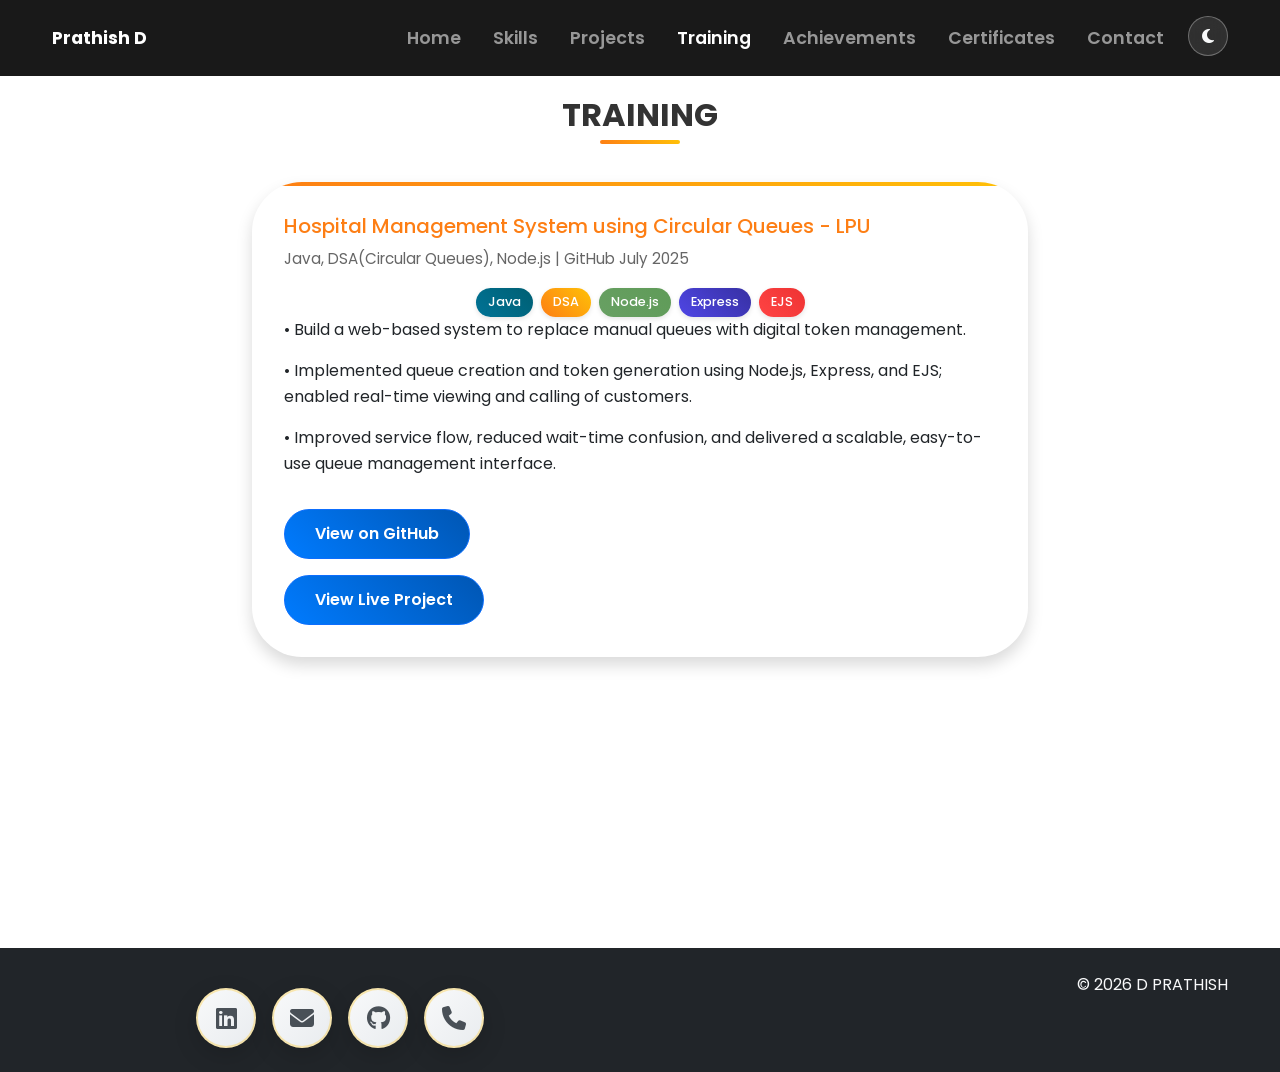
<file: pages/training.html>
<!DOCTYPE html>
<html lang="en">
<head>
    <meta charset="UTF-8">
    <meta name="viewport" content="width=device-width, initial-scale=1.0">
    <title>Training - D PRATHISH</title>
    <link href="https://cdn.jsdelivr.net/npm/bootstrap@5.3.3/dist/css/bootstrap.min.css" rel="stylesheet">
    <link href="https://unpkg.com/aos@2.3.1/dist/aos.css" rel="stylesheet">
    <link href="https://fonts.googleapis.com/css2?family=Poppins:wght@300;400;600;700&display=swap" rel="stylesheet">
    <link rel="stylesheet" href="https://cdnjs.cloudflare.com/ajax/libs/font-awesome/6.5.1/css/all.min.css">
    <link rel="stylesheet" href="../styles/shared.css">
    <link rel="stylesheet" href="../styles/training.css">
</head>
<body>
    <!-- Navbar -->
    <nav class="navbar navbar-expand-lg navbar-dark fixed-top">
        <div class="container">
            <a class="navbar-brand fw-bold" href="home.html">Prathish D</a>
            <button class="navbar-toggler" type="button" data-bs-toggle="collapse" data-bs-target="#navbarNav">
                <span class="navbar-toggler-icon"></span>
            </button>
            <div class="collapse navbar-collapse" id="navbarNav">
                <ul class="navbar-nav ms-auto">
                    <li class="nav-item"><a class="nav-link" href="home.html">Home</a></li>
                    <li class="nav-item"><a class="nav-link" href="skills.html">Skills</a></li>
                    <li class="nav-item"><a class="nav-link" href="projects.html">Projects</a></li>
                    <li class="nav-item"><a class="nav-link active" href="training.html">Training</a></li>
                    <li class="nav-item"><a class="nav-link" href="achievements.html">Achievements</a></li>
                    <li class="nav-item"><a class="nav-link" href="certificates.html">Certificates</a></li>
                    <li class="nav-item"><a class="nav-link" href="contact.html">Contact</a></li>
                    <li class="nav-item">
                        <button id="theme-toggle" class="btn btn-outline-light theme-btn ms-2 p-1" title="Toggle Dark Mode">
                            <i class="fas fa-moon"></i>
                        </button>
                    </li>
                </ul>
            </div>
        </div>
    </nav>

    <!-- Training Content -->
    <section id="training" class="py-5 mt-5" data-aos="fade-up">
        <div class="container">
            <h2 class="text-center mb-5">TRAINING</h2>
            <div class="row justify-content-center">
                <div class="col-lg-8" data-aos="zoom-in">
                    <div class="card shadow training-card">
                        <div class="card-body">
                            <h5 class="card-title">Hospital Management System using Circular Queues - LPU</h5>

                            <p class="card-text small">Java, DSA(Circular Queues), Node.js | GitHub July 2025</p>
                            <div class="tech-stack mt-3">
                              <span class="tech-badge bg-java">Java</span>
                              <span class="tech-badge bg-dsa">DSA</span>
                              <span class="tech-badge bg-node">Node.js</span>
                              <span class="tech-badge bg-express">Express</span>
                              <span class="tech-badge bg-ejs">EJS</span>
                            </div>
                            <p>• Build a web-based system to replace manual queues with digital token management.</p>
                            <p>• Implemented queue creation and token generation using Node.js, Express, and EJS; enabled real-time viewing and calling of customers.</p>
                            <p>• Improved service flow, reduced wait-time confusion, and delivered a scalable, easy-to-use queue management interface.</p>
                            <a href="https://github.com/prathishdevendran/Digital_Queue_system-using-nodejs" target="_blank" class="btn btn-primary mt-3">View on GitHub</a>
                            <br>
                            <a href="https://digital-queue-system-using-nodejs.onrender.com/" target="_blank" class="btn btn-primary mt-3">View Live Project</a>
                        </div>
                    </div>
                </div>
            </div>
        </div>
    </section>


    <!-- Footer -->
    <footer class="bg-dark text-light py-4">
        <div class="container">
            <div class="row">
                <div class="col-md-6">
                    <div class="contact-cards-container">
                        <a href="https://linkedin.com/in/prathish-d-997065284/" target="_blank" class="contact-icon-card" title="LinkedIn">
                            <i class="fab fa-linkedin"></i>
                        </a>
                        <a href="mailto:prathishdevendran@gmail.com" class="contact-icon-card" title="Email">
                            <i class="fas fa-envelope"></i>
                        </a>
                        <a href="https://github.com/prathishdevendran/" target="_blank" class="contact-icon-card" title="GitHub">
                            <i class="fab fa-github"></i>
                        </a>
                        <a href="tel:+916280784963" class="contact-icon-card" title="Phone">
                            <i class="fas fa-phone"></i>
                        </a>
                    </div>
                </div>
                <div class="col-md-6 text-md-end">
                    <p>&copy; 2026 D PRATHISH</p>
                </div>
            </div>
        </div>
    </footer>

    <script src="https://cdn.jsdelivr.net/npm/bootstrap@5.3.3/dist/js/bootstrap.bundle.min.js"></script>
    <script src="https://unpkg.com/aos@2.3.1/dist/aos.js"></script>
    <script>
        AOS.init({ duration: 1000, once: true });

        // Theme Toggle
        function initTheme() {
            if (localStorage.getItem('darkMode') === 'true') {
                document.body.classList.add('dark-mode');
                document.getElementById('theme-toggle').querySelector('i').className = 'fas fa-sun';
            }
        }

        function toggleDarkMode() {
            document.body.classList.toggle('dark-mode');
            const isDark = document.body.classList.contains('dark-mode');
            localStorage.setItem('darkMode', isDark);
            const icon = document.getElementById('theme-toggle').querySelector('i');
            icon.className = isDark ? 'fas fa-sun' : 'fas fa-moon';
        }

        document.addEventListener('DOMContentLoaded', () => {
            initTheme();
            document.getElementById('theme-toggle').addEventListener('click', toggleDarkMode);
        });
    </script>
</body>
</html>
</file>
<file: styles/oneui.css>
@import url('https://fonts.googleapis.com/css2?family=Inter:wght@300;400;500;600&family=Outfit:wght@400;500;600;700;800&display=swap');

/* CSS Variables for Samsung One UI Design System */
:root {
  --font-title: 'Outfit', sans-serif;
  --font-body: 'Inter', sans-serif;
  
  /* Primary Accent: Samsung One UI Blue */
  --accent-color: #0c66e4;
  --accent-color-rgb: 12, 102, 228;
  --accent-hover: #0055c4;
  
  /* Color Semantics for Cards/Controls */
  --c-blue: #2d68c4;
  --c-blue-bg: rgba(45, 104, 196, 0.12);
  --c-green: #2e7d32;
  --c-green-bg: rgba(46, 125, 50, 0.12);
  --c-yellow: #b26a00;
  --c-yellow-bg: rgba(178, 106, 0, 0.12);
  --c-red: #c62828;
  --c-red-bg: rgba(198, 40, 40, 0.12);
  --c-purple: #6a1b9a;
  --c-purple-bg: rgba(106, 27, 154, 0.12);
  --c-cyan: #00838f;
  --c-cyan-bg: rgba(0, 131, 143, 0.12);

  /* Light Theme Defaults */
  --bg-primary: #f4f5f8;
  --bg-secondary: #ffffff;
  --bg-secondary-rgb: 255, 255, 255;
  --text-primary: #121214;
  --text-secondary: #6e6e73;
  --text-tertiary: #a1a1a6;
  --border-color: rgba(0, 0, 0, 0.05);
  --card-shadow: 0 4px 12px rgba(0, 0, 0, 0.02), 0 1px 3px rgba(0, 0, 0, 0.02);
  --hover-bg: rgba(0, 0, 0, 0.03);
  --nav-bg: rgba(255, 255, 255, 0.8);
  --nav-border: rgba(0, 0, 0, 0.06);
  --header-height-expanded: 180px;
  --header-height-collapsed: 70px;
  --transition-speed: 0.3s;
  --spring-easing: cubic-bezier(0.25, 1, 0.5, 1);
}

/* Dark Theme Variables */
body.dark-mode {
  --bg-primary: #000000; /* True Black for OLED */
  --bg-secondary: #161618;
  --bg-secondary-rgb: 22, 22, 24;
  --text-primary: #f5f5f7;
  --text-secondary: #8e8e93;
  --text-tertiary: #5c5c60;
  --border-color: rgba(255, 255, 255, 0.06);
  --card-shadow: 0 8px 24px rgba(0, 0, 0, 0.3);
  --hover-bg: rgba(255, 255, 255, 0.04);
  --nav-bg: rgba(22, 22, 24, 0.8);
  --nav-border: rgba(255, 255, 255, 0.08);

  /* Adjust Semantics for Dark Mode Contrast */
  --c-blue: #64b5f6;
  --c-blue-bg: rgba(100, 181, 246, 0.15);
  --c-green: #81c784;
  --c-green-bg: rgba(129, 199, 132, 0.15);
  --c-yellow: #ffd54f;
  --c-yellow-bg: rgba(255, 213, 79, 0.15);
  --c-red: #e57373;
  --c-red-bg: rgba(229, 115, 115, 0.15);
  --c-purple: #ba68c8;
  --c-purple-bg: rgba(186, 104, 200, 0.15);
  --c-cyan: #4dd0e1;
  --c-cyan-bg: rgba(77, 208, 225, 0.15);
}

/* General & Reset */
* {
  box-sizing: border-box;
  margin: 0;
  padding: 0;
  -webkit-tap-highlight-color: transparent;
}

html {
  scroll-behavior: smooth;
  height: 100%;
}

body {
  font-family: var(--font-body);
  background-color: var(--bg-primary);
  color: var(--text-primary);
  line-height: 1.5;
  transition: background-color var(--transition-speed) var(--spring-easing),
              color var(--transition-speed) var(--spring-easing);
  overflow-x: hidden;
  padding-bottom: 90px; /* Offset bottom nav dock */
}

/* Squircles - One UI Signature Rounded Element */
.squircle {
  width: 44px;
  height: 44px;
  border-radius: 16px; /* Mimics Samsung Super-Ellipse */
  display: inline-flex;
  align-items: center;
  justify-content: center;
  font-size: 1.25rem;
  flex-shrink: 0;
  transition: transform 0.2s ease;
}
.squircle i {
  display: block;
}

/* Squircles Accent Colors */
.sq-blue { background-color: var(--c-blue-bg); color: var(--c-blue); }
.sq-green { background-color: var(--c-green-bg); color: var(--c-green); }
.sq-yellow { background-color: var(--c-yellow-bg); color: var(--c-yellow); }
.sq-red { background-color: var(--c-red-bg); color: var(--c-red); }
.sq-purple { background-color: var(--c-purple-bg); color: var(--c-purple); }
.sq-cyan { background-color: var(--c-cyan-bg); color: var(--c-cyan); }

/* One UI App/Settings Icons (Rounded Squircles) */
.card-icon-container {
  display: flex;
  align-items: center;
  gap: 16px;
  margin-bottom: 20px;
}

/* Focus Blocks (Unified One UI Cards) */
.focus-block {
  background-color: var(--bg-secondary);
  border-radius: 28px; /* Extremely rounded One UI signature */
  padding: 24px;
  margin-bottom: 20px;
  border: 1px solid var(--border-color);
  box-shadow: var(--card-shadow);
  transition: transform 0.25s var(--spring-easing), 
              box-shadow 0.25s var(--spring-easing),
              background-color var(--transition-speed) var(--spring-easing);
}

.focus-block:hover {
  transform: translateY(-2px);
  box-shadow: 0 12px 30px rgba(0, 0, 0, 0.04);
}

body.dark-mode .focus-block:hover {
  box-shadow: 0 12px 30px rgba(0, 0, 0, 0.5);
  border-color: rgba(255,255,255,0.1);
}

/* Section Title - Monotone & Clean Setting Style */
.section-title {
  font-family: var(--font-title);
  font-size: 1.5rem;
  font-weight: 700;
  margin-bottom: 24px;
  padding-left: 8px;
  color: var(--text-primary);
  display: flex;
  align-items: center;
  gap: 10px;
}

.section-title::after {
  content: '';
  flex-grow: 1;
  height: 1px;
  background-color: var(--border-color);
}

/* One UI 8.5 Smooth Toggle Switch */
.switch {
  position: relative;
  display: inline-block;
  width: 50px;
  height: 28px;
}

.switch input {
  opacity: 0;
  width: 0;
  height: 0;
}

.slider {
  position: absolute;
  cursor: pointer;
  top: 0;
  left: 0;
  right: 0;
  bottom: 0;
  background-color: var(--hover-bg);
  border: 1px solid var(--border-color);
  transition: 0.3s var(--spring-easing);
  border-radius: 34px;
}

.slider:before {
  position: absolute;
  content: "";
  height: 20px;
  width: 20px;
  left: 3px;
  bottom: 3px;
  background-color: #8e8e93;
  transition: 0.3s var(--spring-easing);
  border-radius: 50%;
}

input:checked + .slider {
  background-color: var(--accent-color);
  border-color: var(--accent-color);
}

input:checked + .slider:before {
  transform: translateX(22px);
  background-color: #ffffff;
}

.settings-list-header {
  font-size: 0.78rem;
  font-weight: 600;
  text-transform: uppercase;
  color: var(--text-secondary);
  letter-spacing: 0.8px;
  margin: 24px 0 8px 20px;
}

/* Settings Items & Lists */
.settings-list {
  display: flex;
  flex-direction: column;
  background-color: var(--bg-secondary);
  border-radius: 28px;
  overflow: hidden;
  border: 1px solid var(--border-color);
  margin-bottom: 20px;
}

.settings-item {
  display: flex;
  align-items: center;
  justify-content: space-between;
  padding: 16px 20px;
  text-decoration: none;
  color: inherit;
  border-bottom: 1px solid var(--border-color);
  transition: background-color 0.2s ease;
}

.settings-item:last-child {
  border-bottom: none;
}

.settings-item:hover {
  background-color: var(--hover-bg);
}

.settings-item-left {
  display: flex;
  align-items: center;
  gap: 16px;
  flex-grow: 1;
}

.settings-item-title {
  font-weight: 500;
  color: var(--text-primary);
  font-size: 0.95rem;
}

.settings-item-desc {
  font-size: 0.8rem;
  color: var(--text-secondary);
  margin-top: 1px;
}

.settings-item-right {
  display: flex;
  align-items: center;
  gap: 8px;
  color: var(--text-tertiary);
  font-size: 0.9rem;
}

.settings-badge {
  background-color: var(--hover-bg);
  color: var(--text-secondary);
  padding: 4px 10px;
  border-radius: 12px;
  font-size: 0.75rem;
  font-weight: 500;
}

/* Main Container Layout */
.oneui-container {
  max-width: 800px;
  margin: 0 auto;
  padding: 0 16px;
}

/* One UI 8.5 Collapsible Large Header */
.oneui-header-container {
  position: relative;
  z-index: 100;
}

.oneui-header {
  height: var(--header-height-expanded);
  display: flex;
  flex-direction: column;
  justify-content: flex-end;
  padding-bottom: 24px;
  transition: height 0.2s var(--spring-easing), padding-bottom 0.2s var(--spring-easing);
  position: relative;
}

.oneui-header-inner {
  text-align: center;
  width: 100%;
}

.oneui-header-title {
  font-family: var(--font-title);
  font-size: 2.2rem;
  font-weight: 800;
  letter-spacing: -0.5px;
  color: var(--text-primary);
  transition: font-size 0.2s var(--spring-easing), transform 0.2s var(--spring-easing);
}

.oneui-header-subtitle {
  font-size: 0.95rem;
  color: var(--text-secondary);
  margin-top: 6px;
  font-weight: 500;
  transition: opacity 0.2s var(--spring-easing), transform 0.2s var(--spring-easing);
}

/* Sticky top navigation that appears when scrolled */
.oneui-sticky-bar {
  position: fixed;
  top: 0;
  left: 0;
  width: 100%;
  height: var(--header-height-collapsed);
  background-color: var(--nav-bg);
  backdrop-filter: blur(20px);
  -webkit-backdrop-filter: blur(20px);
  border-bottom: 1px solid var(--nav-border);
  display: flex;
  align-items: center;
  justify-content: space-between;
  padding: 0 24px;
  z-index: 99;
  opacity: 0;
  pointer-events: none;
  transform: translateY(-10px);
  transition: opacity 0.2s var(--spring-easing), transform 0.2s var(--spring-easing);
}

.oneui-sticky-title {
  font-family: var(--font-title);
  font-size: 1.15rem;
  font-weight: 700;
  color: var(--text-primary);
}

.scrolled .oneui-header {
  height: var(--header-height-collapsed);
  padding-bottom: 0;
}

.scrolled .oneui-header-title {
  font-size: 1.4rem;
  transform: translateY(-12px);
  opacity: 0;
}

.scrolled .oneui-header-subtitle {
  opacity: 0;
  transform: translateY(-12px);
}

.scrolled .oneui-sticky-bar {
  opacity: 1;
  pointer-events: auto;
  transform: translateY(0);
}

/* Hero Section Widget style */
.oneui-hero-card {
  text-align: center;
  padding: 32px 24px;
}

.oneui-profile-container {
  position: relative;
  width: 140px;
  height: 140px;
  margin: 0 auto 20px;
}

.oneui-profile-pic {
  width: 140px;
  height: 140px;
  object-fit: cover;
  border-radius: 50px; /* Squircle avatar */
  border: 4px solid var(--bg-secondary);
  box-shadow: 0 8px 24px rgba(0, 0, 0, 0.08);
  transition: transform 0.3s var(--spring-easing);
}

.oneui-profile-container:hover .oneui-profile-pic {
  transform: scale(1.03);
}

.oneui-hero-badge {
  background-color: var(--c-blue-bg);
  color: var(--c-blue);
  padding: 6px 14px;
  border-radius: 20px;
  font-size: 0.8rem;
  font-weight: 600;
  display: inline-block;
  margin-bottom: 12px;
  text-transform: uppercase;
  letter-spacing: 0.5px;
}

.oneui-hero-desc {
  color: var(--text-secondary);
  font-size: 1rem;
  max-width: 600px;
  margin: 16px auto 0;
  line-height: 1.6;
}

/* Mini Quick Status Panel / Dashboard */
.status-grid {
  display: grid;
  grid-template-columns: repeat(3, 1fr);
  gap: 12px;
  margin-bottom: 24px;
}

.status-card {
  background-color: var(--bg-secondary);
  border-radius: 24px;
  padding: 16px;
  text-align: center;
  border: 1px solid var(--border-color);
  box-shadow: var(--card-shadow);
  transition: transform 0.2s ease;
}

.status-card:hover {
  transform: translateY(-2px);
}

.status-val {
  font-family: var(--font-title);
  font-size: 1.4rem;
  font-weight: 700;
  color: var(--accent-color);
  line-height: 1.2;
}

.status-label {
  font-size: 0.75rem;
  color: var(--text-secondary);
  margin-top: 4px;
  font-weight: 500;
}

/* Skill UI Grid Cards styling */
.skills-grid {
  display: grid;
  grid-template-columns: repeat(auto-fill, minmax(170px, 1fr));
  gap: 12px;
  width: 100%;
}

.skill-card {
  background-color: var(--hover-bg);
  border: 1px solid var(--border-color);
  border-radius: 20px;
  padding: 14px;
  display: flex;
  align-items: center;
  gap: 12px;
  transition: transform 0.2s var(--spring-easing), background-color 0.2s var(--spring-easing), border-color 0.2s var(--spring-easing);
  cursor: default;
}

.skill-card:hover {
  transform: translateY(-2px);
  background-color: var(--bg-secondary);
  border-color: rgba(var(--accent-color-rgb), 0.2);
}

.skill-card-info {
  display: flex;
  flex-direction: column;
  line-height: 1.3;
}

.skill-card-name {
  font-weight: 600;
  font-size: 0.9rem;
  color: var(--text-primary);
}

.skill-card-category {
  font-size: 0.72rem;
  color: var(--text-secondary);
  margin-top: 1px;
}


/* Custom categories tabs in One UI style */
.category-badges {
  display: flex;
  gap: 8px;
  flex-wrap: wrap;
  margin-bottom: 16px;
}

.cat-badge {
  background-color: var(--hover-bg);
  border: 1px solid var(--border-color);
  color: var(--text-secondary);
  padding: 6px 14px;
  border-radius: 20px;
  font-size: 0.8rem;
  font-weight: 500;
  cursor: pointer;
  transition: all 0.2s ease;
}

.cat-badge.active, .cat-badge:hover {
  background-color: var(--accent-color);
  color: #ffffff;
  border-color: var(--accent-color);
}

/* Projects Cards (Focus Block style) */
.project-card {
  display: flex;
  flex-direction: column;
  gap: 16px;
}

.project-meta {
  display: flex;
  justify-content: space-between;
  align-items: center;
  font-size: 0.8rem;
  color: var(--text-secondary);
}

.project-title {
  font-family: var(--font-title);
  font-size: 1.25rem;
  font-weight: 700;
  color: var(--text-primary);
}

.project-desc {
  font-size: 0.9rem;
  color: var(--text-secondary);
  line-height: 1.5;
}

.project-bullet {
  font-size: 0.85rem;
  color: var(--text-primary);
  margin-left: 8px;
  position: relative;
  padding-left: 14px;
  margin-top: 6px;
}

.project-bullet::before {
  content: "•";
  position: absolute;
  left: 0;
  color: var(--accent-color);
  font-weight: bold;
}

.tech-badges {
  display: flex;
  gap: 6px;
  flex-wrap: wrap;
  margin-top: 8px;
}

.tech-badge {
  background-color: var(--hover-bg);
  border: 1px solid var(--border-color);
  color: var(--text-primary);
  padding: 4px 10px;
  border-radius: 12px;
  font-size: 0.75rem;
  font-weight: 500;
}

/* Samsung Buttons styling */
.oneui-btn {
  display: inline-flex;
  align-items: center;
  justify-content: center;
  gap: 8px;
  background-color: var(--accent-color);
  color: #ffffff !important;
  font-weight: 500;
  border: none;
  border-radius: 20px;
  padding: 10px 20px;
  font-size: 0.85rem;
  cursor: pointer;
  transition: background-color 0.2s, transform 0.2s;
  text-decoration: none;
  box-shadow: 0 4px 12px rgba(var(--accent-color-rgb), 0.15);
}

.oneui-btn:hover {
  background-color: var(--accent-hover);
  transform: translateY(-1px);
}

.oneui-btn-outline {
  display: inline-flex;
  align-items: center;
  justify-content: center;
  gap: 8px;
  background-color: transparent;
  color: var(--accent-color) !important;
  border: 1px solid var(--accent-color);
  border-radius: 20px;
  padding: 9px 20px;
  font-size: 0.85rem;
  font-weight: 500;
  cursor: pointer;
  transition: background-color 0.2s, color 0.2s;
  text-decoration: none;
}

.oneui-btn-outline:hover {
  background-color: rgba(var(--accent-color-rgb), 0.05);
}

.btn-group-custom {
  display: flex;
  gap: 12px;
  margin-top: 14px;
}

/* Timelines / Education style */
.oneui-timeline {
  display: flex;
  flex-direction: column;
  position: relative;
  padding-left: 28px;
}

.oneui-timeline::before {
  content: '';
  position: absolute;
  top: 6px;
  left: 9px;
  width: 2px;
  height: calc(100% - 24px);
  background-color: var(--border-color);
}

.timeline-event {
  position: relative;
  margin-bottom: 24px;
}

.timeline-event:last-child {
  margin-bottom: 0;
}

.timeline-event::before {
  content: '';
  position: absolute;
  left: -24px;
  top: 6px;
  width: 12px;
  height: 12px;
  border-radius: 50%;
  background-color: var(--bg-primary);
  border: 3px solid var(--accent-color);
  z-index: 2;
}

.timeline-title {
  font-weight: 600;
  font-size: 0.95rem;
  color: var(--text-primary);
}

.timeline-sub {
  font-size: 0.8rem;
  color: var(--text-secondary);
  margin-top: 2px;
}

.timeline-desc {
  font-size: 0.85rem;
  color: var(--text-secondary);
  margin-top: 6px;
  line-height: 1.4;
}

/* Dynamic Bottom Reachability Dock */
.oneui-nav-dock {
  position: fixed;
  bottom: 24px;
  left: 50%;
  transform: translateX(-50%);
  z-index: 1000;
  background-color: var(--nav-bg);
  backdrop-filter: blur(24px);
  -webkit-backdrop-filter: blur(24px);
  border: 1px solid var(--nav-border);
  border-radius: 40px;
  padding: 8px 12px;
  box-shadow: 0 10px 30px rgba(0, 0, 0, 0.08);
  display: flex;
  align-items: center;
  gap: 4px;
  max-width: 95%;
  transition: background-color var(--transition-speed), border var(--transition-speed);
}

body.dark-mode .oneui-nav-dock {
  box-shadow: 0 10px 40px rgba(0, 0, 0, 0.6);
}

.dock-item {
  display: flex;
  flex-direction: column;
  align-items: center;
  justify-content: center;
  text-decoration: none;
  color: var(--text-secondary);
  padding: 6px 14px;
  border-radius: 30px;
  font-size: 0.7rem;
  font-weight: 600;
  transition: all 0.25s var(--spring-easing);
  min-width: 50px;
}

.dock-item i {
  font-size: 1.15rem;
  margin-bottom: 3px;
  transition: transform 0.2s ease;
}

.dock-item:hover {
  color: var(--text-primary);
}

.dock-item:hover i {
  transform: translateY(-2px);
}

.dock-item.active {
  background-color: var(--hover-bg);
  color: var(--accent-color);
}

/* Custom Contact Form */
.oneui-form-group {
  margin-bottom: 16px;
}

.oneui-input {
  width: 100%;
  background-color: var(--hover-bg);
  border: 1px solid var(--border-color);
  border-radius: 18px; /* Smooth rounded shape */
  padding: 14px 18px;
  color: var(--text-primary);
  font-family: var(--font-body);
  font-size: 0.9rem;
  transition: border-color 0.2s, background-color 0.2s;
  outline: none;
}

.oneui-input:focus {
  border-color: var(--accent-color);
  background-color: var(--bg-secondary);
}

textarea.oneui-input {
  resize: none;
  min-height: 120px;
}

/* Custom Social Contact Grid in One UI settings menu shape */
.oneui-social-grid {
  display: grid;
  grid-template-columns: repeat(4, 1fr);
  gap: 12px;
  margin-top: 10px;
}

.social-card {
  background-color: var(--bg-secondary);
  border: 1px solid var(--border-color);
  border-radius: 24px;
  padding: 16px 8px;
  text-align: center;
  text-decoration: none;
  color: var(--text-primary);
  display: flex;
  flex-direction: column;
  align-items: center;
  gap: 8px;
  transition: transform 0.2s, background-color 0.2s;
  box-shadow: var(--card-shadow);
}

.social-card:hover {
  transform: translateY(-3px);
  background-color: var(--hover-bg);
}

.social-card span {
  font-size: 0.75rem;
  font-weight: 500;
  color: var(--text-secondary);
}

/* Footer styling */
.oneui-footer {
  text-align: center;
  padding: 40px 16px;
  font-size: 0.8rem;
  color: var(--text-tertiary);
  border-top: 1px solid var(--border-color);
  margin-top: 40px;
}

/* Responsiveness adjustments */
@media (max-width: 600px) {
  :root {
    --header-height-expanded: 160px;
  }
  
  .oneui-header-title {
    font-size: 1.8rem;
  }
  
  .dock-item span {
    display: none; /* Hide text on small screens, keep icons only for premium compact feel */
  }
  
  .dock-item {
    padding: 10px;
    min-width: 44px;
  }
  
  .dock-item i {
    font-size: 1.3rem;
    margin-bottom: 0;
  }
  
  .status-grid {
    gap: 8px;
  }
  
  .status-card {
    padding: 12px 6px;
  }
  
  .status-val {
    font-size: 1.15rem;
  }
  
  .status-label {
    font-size: 0.65rem;
  }
}
</file>
<file: styles/shared.css>
/* Shared Styles - Navbar & Footer */
* {
  margin: 0;
  padding: 0;
  box-sizing: border-box;
}

body {
  font-family: 'Poppins', sans-serif;
  line-height: 1.6;
  color: #333;
}

.navbar {
  background: rgba(0, 0, 0, 0.9) !important;
  transition: all 0.3s;
  padding: 1rem 0;
}

.navbar-scrolled {
  background: rgba(0, 0, 0, 0.95) !important;
  padding: 0.5rem 0;
  backdrop-filter: blur(10px);
}

.theme-btn {
  border: 1px solid rgba(255,255,255,0.3);
  background: rgba(255,255,255,0.1);
  backdrop-filter: blur(10px);
  transition: all 0.3s ease;
  border-radius: 50%;
  width: 40px;
  height: 40px;
  display: flex;
  align-items: center;
  justify-content: center;
}

.theme-btn:hover {
  background: rgba(255,255,255,0.2);
  transform: scale(1.1);
  box-shadow: 0 5px 15px rgba(0,0,0,0.3);
}

body.dark-mode {
  background: linear-gradient(135deg, #0a0f1a 0%, #001122 50%, #00000f 100%) !important;
  color: #e0e7ff !important;
}

body.dark-mode section {
  background: transparent !important;
}

.dark-mode section.bg-light {
  background: rgba(0,0,0,0.2) !important;
}

.dark-mode .card {
  background: rgba(255,255,255,0.08) !important;
  backdrop-filter: blur(16px);
  border: 1px solid rgba(59,130,246,0.3);
  box-shadow: 0 8px 32px rgba(0,0,0,0.4), inset 0 1px 0 rgba(255,255,255,0.1) !important;
  color: #e2e8f0;
}

.dark-mode .card:hover {
  background: rgba(255,255,255,0.15) !important;
  box-shadow: 0 20px 40px rgba(59,130,246,0.3), 0 0 0 1px rgba(59,130,246,0.2) !important;
}

.dark-mode h1, .dark-mode h2, .dark-mode h3 {
  color: #f8fafc;
}

.dark-mode footer {
  background: rgba(10,15,26,0.95) !important;
  border-top: 1px solid rgba(59,130,246,0.3);
}

.dark-mode .contact-footer a {
  color: #e2e8f0;
}

.dark-mode .contact-footer a:hover {
  color: #60a5fa;
}

.navbar-brand, .nav-link {
  font-weight: 600;
  font-size: 1.1rem;
}

.nav-link {
  margin: 0 0.5rem;
  transition: color 0.3s;
}

.nav-link:hover {
  color: #ffc107 !important;
}

.container {
  max-width: 1200px;
}

.card {
  transition: transform 0.3s, box-shadow 0.3s;
  border: none;
  border-radius: 15px;
}

.card:hover {
  transform: translateY(-10px);
  box-shadow: 0 20px 40px rgba(0,0,0,0.1) !important;
}

.btn {
  border-radius: 50px;
  padding: 12px 30px;
  font-weight: 600;
  transition: all 0.3s;
}

.btn-primary {
  background: linear-gradient(45deg, #007bff, #0056b3);
}

.btn-primary:hover {
  transform: translateY(-2px);
}

.btn-outline-primary {
  border-width: 2px;
}

/* Contact Icon Cards - Footer */
.contact-cards-container {
  display: flex;
  gap: 1rem;
  flex-wrap: wrap;
  justify-content: center;
  margin-top: 1rem;
}

.contact-icon-card {
  width: 60px;
  height: 60px;
  border-radius: 50%;
  display: flex;
  align-items: center;
  justify-content: center;
  text-decoration: none;
  transition: all 0.4s cubic-bezier(0.25, 0.46, 0.45, 0.94);
  position: relative;
  overflow: hidden;
  box-shadow: 0 8px 25px rgba(0,0,0,0.15);
}

.contact-icon-card i {
  font-size: 1.5rem;
  z-index: 2;
  position: relative;
}

.contact-icon-card::before {
  content: '';
  position: absolute;
  top: 0;
  left: -100%;
  width: 100%;
  height: 100%;
  background: linear-gradient(90deg, transparent, rgba(255,193,7,0.4), transparent);
  transition: left 0.6s;
}

.contact-icon-card:hover::before {
  left: 100%;
}

.contact-icon-card:hover {
  transform: translateY(-12px) scale(1.15) rotate(360deg);
  box-shadow: 0 20px 40px rgba(255,193,7,0.4);
  animation: iconPulseGlow 1.5s infinite;
}

@keyframes iconPulseGlow {
  0%, 100% { box-shadow: 0 20px 40px rgba(255,193,7,0.4); }
  50% { box-shadow: 0 20px 40px rgba(255,193,7,0.6), 0 0 30px rgba(255,193,7,0.3); }
}

/* Light mode cards */
.contact-icon-card {
  background: linear-gradient(135deg, #f8f9fa, #e9ecef);
  color: #495057;
  border: 2px solid rgba(255,193,7,0.3);
}

.contact-icon-card:hover {
  background: linear-gradient(135deg, #ffc107, #ffed4a);
  color: #212529;
}

/* Dark mode overrides */
.dark-mode .contact-icon-card {
  background: linear-gradient(135deg, rgba(255,255,255,0.12), rgba(255,255,255,0.06));
  color: #e2e8f0;
  border: 2px solid rgba(59,130,246,0.4);
  backdrop-filter: blur(12px);
}

.dark-mode .contact-icon-card:hover {
  background: linear-gradient(135deg, rgba(255,193,7,0.3), rgba(255,193,7,0.1)) !important;
  color: #f1f5f9;
  box-shadow: 0 20px 40px rgba(255,193,7,0.5), 0 0 30px rgba(255,193,7,0.3) !important;
}

/* Responsive */
@media (max-width: 768px) {
  .contact-cards-container {
    gap: 0.75rem;
  }
  .contact-icon-card {
    width: 50px;
    height: 50px;
  }
  .contact-icon-card i {
    font-size: 1.25rem;
  }
  .contact-icon-card:hover {
    transform: translateY(-8px) scale(1.1);
  }
}

@media (max-width: 768px) {
  .profile-pic {
    width: 150px !important;
    height: 150px !important;
  }
}
</file>
<file: styles/about.css>
/* About Styles */
#about h5 {
  color: #007bff;
  font-size: 1.3rem;
}

#about .card {
  background: white;
  border-radius: 15px;
}

#about .card-text {
  font-size: 1rem;
  color: #666;
}

/* Tool cards from skills */

.dark-mode #about {
  background: transparent;
}
#about .skill-card {
  border-radius: 50px;
  overflow: hidden;
  position: relative;
  transition: all 0.4s ease;
  border: none;
}

#about .skill-card::before {
  content: '';
  position: absolute;
  top: 0;
  left: 0;
  right: 0;
  height: 4px;
  z-index: 1;
  background: linear-gradient(90deg, #28a745, #218838);
}

#about .skill-card .card-body {
  padding: 2rem;
  z-index: 2;
  position: relative;
}

#about .skill-card i {
  transition: all 0.3s ease;
}

#about .skill-card:hover i {
  transform: scale(1.1) rotate(5deg);
}

#about .skill-card .card-title {
  font-weight: 600;
  margin-bottom: 1rem;
  color: #333;
}

#about .skill-card:hover {
  transform: translateY(-12px) scale(1.02);
  box-shadow: 0 25px 50px rgba(59,130,246,0.4) !important;
}

.dark-mode #about .card {
  background: rgba(255,255,255,0.08);
  backdrop-filter: blur(16px);
  border: 1px solid rgba(59,130,246,0.3);
}

.dark-mode #about .skill-card {
  background: rgba(255,255,255,0.08);
}

.dark-mode #about .skill-card::before {
  background: linear-gradient(90deg, #1d4ed8, #3b82f6);
}

.dark-mode #about .skill-card:hover {
  box-shadow: 0 25px 50px rgba(59,130,246,0.4) !important;
}

.dark-mode #about .card-text {
  color: #cbd5e1;
}

.dark-mode #about .card-title {
  color: #f1f5f9;
}

#about .skill-card:hover .card-title {
  color: #ffc107;
}
</file>
<file: styles/achievements.css>
/* Achievements Styles - Modern Design */
#achievements {
  background: white;
  min-height: 100vh;
  padding: 5rem 0;
}

#achievements .card {
  background: rgba(255, 255, 255, 0.15);
  backdrop-filter: blur(15px);
  border: 1px solid rgba(255, 255, 255, 0.25);
  border-radius: 25px;
  transition: all 0.4s cubic-bezier(0.175, 0.885, 0.32, 1.275);
  box-shadow: 0 10px 40px rgba(59,130,246,0.3);
  overflow: hidden;
}

.dark-mode #achievements {
  background: transparent;
}

.dark-mode #achievements .card {
  background: rgba(255,255,255,0.08);
  backdrop-filter: blur(16px);
  border: 1px solid rgba(59,130,246,0.3);
  box-shadow: 0 10px 40px rgba(59,130,246,0.3);
}

.dark-mode #achievements .card:hover {
  box-shadow: 0 25px 50px rgba(59,130,246,0.5);
}

.dark-mode #achievements .card-title {
  background: linear-gradient(135deg, #60a5fa, #a5b4fc);
  -webkit-background-clip: text;
  -webkit-text-fill-color: transparent;
  background-clip: text;
}

.dark-mode #achievements h2 {
  background: linear-gradient(135deg, #60a5fa, #a5b4fc);
  -webkit-background-clip: text;
  -webkit-text-fill-color: transparent;
  background-clip: text;
}

.dark-mode #achievements .btn-primary {
  background: linear-gradient(135deg, #1d4ed8, #3b82f6);
  box-shadow: 0 8px 20px rgba(29,78,216,0.4);
}

.dark-mode #achievements .btn-primary:hover {
  box-shadow: 0 15px 35px rgba(59,130,246,0.6);
}

#achievements .card:hover {
  transform: translateY(-20px) scale(1.05);
  box-shadow: 0 25px 50px rgba(245, 87, 108, 0.5);
  background: rgba(255, 255, 255, 0.25);
}

#achievements .card-title {
  background: linear-gradient(135deg, #ffd700, #ff6b6b);
  -webkit-background-clip: text;
  -webkit-text-fill-color: transparent;
  background-clip: text;
  font-weight: 700;
  font-size: 1.4rem;
  margin-bottom: 1rem;
}

#achievements .fa-crown,
#achievements .fa-star {
  filter: drop-shadow(0 0 15px currentColor);
  transition: all 0.3s ease;
}

#achievements .card:hover .fa-crown,
#achievements .card:hover .fa-star {
  transform: scale(1.3) rotateY(360deg);

}

#achievements .btn-primary {
  background: linear-gradient(135deg, #667eea, #764ba2);
  border: none;
  border-radius: 50px;
  padding: 0.6rem 2.5rem;
  font-weight: 600;
  box-shadow: 0 8px 20px rgba(102, 126, 234, 0.4);
  transition: all 0.3s ease;
}

#achievements .btn-primary:hover {
  transform: translateY(-3px) scale(1.05);
  box-shadow: 0 15px 35px rgba(102, 126, 234, 0.6);
  background: linear-gradient(135deg, #764ba2, #667eea);
}

#achievements h2 {
  background: linear-gradient(135deg, #ffd700, #ff6b6b);
  -webkit-background-clip: text;
  -webkit-text-fill-color: transparent;
  background-clip: text;
  font-weight: 800;
  font-size: clamp(2rem, 5vw, 4rem);
}

/* Floating animation */
@keyframes float {
  0%, 100% { transform: translateY(0px); }
  50% { transform: translateY(-10px); }
}

#achievements .card:hover {
  animation: float 3s ease-in-out infinite;
}

@media (max-width: 768px) {
  #achievements .card {
    margin-bottom: 2.5rem;
  }
  
  #achievements .card:hover {
    transform: translateY(-8px) scale(1.03);
  }
}

/* Glow pulse for icons */
@keyframes icon-glow {
  0%, 100% { filter: drop-shadow(0 0 10px rgba(255, 215, 0, 0.7)); }
  50% { filter: drop-shadow(0 0 25px rgba(255, 215, 0, 1)); }
}

#achievements .card:hover .fa-crown,
#achievements .card:hover .fa-star {
  animation: icon-glow 1.5s infinite;
}
</file>
<file: styles/certificates.css>
/* Certificates Styles - Modern Design */
#certificates {
  background: white;
  min-height: 100vh;
  padding: 5rem 0;
}

#certificates .card {
  background: rgba(255, 255, 255, 0.1);
  backdrop-filter: blur(10px);
  border: 1px solid rgba(255, 255, 255, 0.2);
  border-radius: 20px;
  transition: all 0.4s cubic-bezier(0.175, 0.885, 0.32, 1.275);
  box-shadow: 0 8px 32px rgba(59,130,246,0.37);
  overflow: hidden;
}

.dark-mode #certificates {
  background: transparent;
}

.dark-mode #certificates .card {
  background: rgba(255,255,255,0.08);
  backdrop-filter: blur(16px);
  border: 1px solid rgba(59,130,246,0.3);
  box-shadow: 0 8px 32px rgba(59,130,246,0.37);
}

.dark-mode #certificates .card:hover {
  box-shadow: 0 20px 40px rgba(59,130,246,0.6);
}

.dark-mode #certificates .card-title {
  background: linear-gradient(135deg, #60a5fa, #a5b4fc);
}

.dark-mode #certificates h2 {
  background: linear-gradient(135deg, #60a5fa, #a5b4fc);
}

.dark-mode #certificates .btn-outline-primary {
  background: linear-gradient(white, white) padding-box, linear-gradient(135deg, #1d4ed8, #3b82f6) border-box;
  color: #60a5fa;
}

.dark-mode #certificates .btn-outline-primary:hover {
  background: linear-gradient(135deg, #1d4ed8, #3b82f6);
  box-shadow: 0 10px 25px rgba(29,78,216,0.4);
}

#certificates .card:hover {
  transform: translateY(-15px) scale(1.05);
  box-shadow: 0 20px 40px rgba(31, 38, 135, 0.6);
  background: rgba(255, 255, 255, 0.2);
}

#certificates .card-title {
  background: linear-gradient(135deg, #ffd700, #ffed4e);
  -webkit-background-clip: text;
  -webkit-text-fill-color: transparent;
  background-clip: text;
  font-weight: 700;
  font-size: 1.3rem;
  margin-bottom: 1rem;
  text-shadow: none;
  color: #f8fafc !important;
}

.dark-mode #certificates .card-title {
  background: linear-gradient(135deg, #60a5fa, #a5b4fc);
  -webkit-background-clip: text;
  -webkit-text-fill-color: transparent;
  color: #f8fafc !important;
}

#certificates .fa-award {
  
  filter: drop-shadow(0 0 10px currentColor);
  transition: all 0.3s ease;
}

#certificates .card:hover .fa-award {
  transform: scale(1.2) rotate(10deg);
}

#certificates .btn-outline-primary {
  border: 2px solid transparent;
  background: linear-gradient(white, white) padding-box, linear-gradient(135deg, #667eea, #764ba2) border-box;
  color: #667eea;
  font-weight: 600;
  border-radius: 50px;
  padding: 0.5rem 2rem;
  transition: all 0.3s ease;
}

#certificates .btn-outline-primary:hover {
  background: linear-gradient(135deg, #667eea, #764ba2);
  color: white;
  transform: translateY(-2px);
  box-shadow: 0 10px 25px rgba(102, 126, 234, 0.4);
}

#certificates h2 {
  background: linear-gradient(135deg, #60a5fa, #a5b4fc);
  -webkit-background-clip: text;
  -webkit-text-fill-color: transparent;
  background-clip: text;
  color: #f8fafc !important;
  font-weight: 800;
  font-size: clamp(2rem, 5vw, 4rem);
}

.dark-mode #certificates h2 {
  background: linear-gradient(135deg, #60a5fa, #a5b4fc);
  -webkit-background-clip: text;
  -webkit-text-fill-color: transparent;
  color: #f8fafc !important;
}

@media (max-width: 768px) {
  #certificates .card {
    margin-bottom: 2rem;
  }
  
  #certificates .card:hover {
    transform: translateY(-5px) scale(1.02);
  }
}

/* Pulse animation for icons */
@keyframes pulse-glow {
  0% { box-shadow: 0 0 5px rgba(255, 215, 0, 0.5); }
  50% { box-shadow: 0 0 30px rgba(255, 215, 0, 0.8); }
  100% { box-shadow: 0 0 5px rgba(255, 215, 0, 0.5); }
}

#certificates .card:hover .fa-award {
  animation: pulse-glow 2s infinite;
}
</file>
<file: styles/home.css>
/* Home Styles */
#home {
  background: linear-gradient(135deg, #1e1b4b 0%, #0f172a 100%);
  color: white;
}

.dark-mode #home {
  background: linear-gradient(135deg, #1e1b4b 0%, #0f172a 100%) !important;
}

.dark-mode .hero-skill-card {
  background: rgba(255,255,255,0.12) !important;
  border: 1px solid rgba(59,130,246,0.5) !important;
  box-shadow: 0 8px 32px rgba(0,0,0,0.4);
}

.dark-mode .hero-skill-card.c-lang {
  background: linear-gradient(135deg, rgba(139,69,19,0.6), rgba(205,133,63,0.6)) !important;
  border: 2px solid rgba(139,69,19,0.7) !important;
}
.dark-mode .hero-skill-card.cpp-lang {
  background: linear-gradient(135deg, rgba(25,25,112,0.6), rgba(70,130,180,0.6)) !important;
  border: 2px solid rgba(25,25,112,0.7) !important;
}
.dark-mode .hero-skill-card.python-lang {
  background: linear-gradient(135deg, rgba(153,102,0,0.6), rgba(255,215,0,0.6)) !important;
  border: 2px solid rgba(153,102,0,0.7) !important;
}
.dark-mode .hero-skill-card.java-lang {
  background: linear-gradient(135deg, rgba(0,100,0,0.6), rgba(107,142,35,0.6)) !important;
  border: 2px solid rgba(0,100,0,0.7) !important;
}
.dark-mode .hero-skill-card.html-lang {
  background: linear-gradient(135deg, rgba(128,0,0,0.6), rgba(220,20,60,0.6)) !important;
  border: 2px solid rgba(128,0,0,0.7) !important;
}
.dark-mode .hero-skill-card.css-lang {
  background: linear-gradient(135deg, rgba(0,0,128,0.6), rgba(30,144,255,0.6)) !important;
  border: 2px solid rgba(0,0,128,0.7) !important;
}

.dark-mode .profile-pic {
  border-color: rgba(59,130,246,0.5);
  box-shadow: 0 20px 40px rgba(0,0,0,0.5);
}

.hero-skills {
  margin-top: 2rem;
}

.hero-skills h3 {
  color: rgba(255,255,255,0.95);
  font-weight: 600;
}


.hero-skill-card.c-lang {
  background: linear-gradient(135deg, rgba(139,69,19,0.8), rgba(205,133,63,0.8)) !important;
  border: 2px solid rgba(139,69,19,0.9) !important;
}
.hero-skill-card.cpp-lang {
  background: linear-gradient(135deg, rgba(25,25,112,0.8), rgba(70,130,180,0.8)) !important;
  border: 2px solid rgba(25,25,112,0.9) !important;
}
.hero-skill-card.python-lang {
  background: linear-gradient(135deg, rgba(153,102,0,0.8), rgba(255,215,0,0.8)) !important;
  border: 2px solid rgba(153,102,0,0.9) !important;
}
.hero-skill-card.java-lang {
  background: linear-gradient(135deg, rgba(0,100,0,0.8), rgba(107,142,35,0.8)) !important;
  border: 2px solid rgba(0,100,0,0.9) !important;
}
.hero-skill-card.html-lang {
  background: linear-gradient(135deg, rgba(128,0,0,0.8), rgba(220,20,60,0.8)) !important;
  border: 2px solid rgba(128,0,0,0.9) !important;
}
.hero-skill-card.css-lang {
  background: linear-gradient(135deg, rgba(0,0,128,0.8), rgba(30,144,255,0.8)) !important;
  border: 2px solid rgba(0,0,128,0.9) !important;
}

.hero-skill-card {
  background: rgba(255,255,255,0.15) !important;
  backdrop-filter: blur(15px);
  border: 1px solid rgba(255,255,255,0.3);
  color: white;
  transition: all 0.3s ease;
  height: 120px;
}



.hero-skill-card:hover {
  transform: translateY(-5px);
}

.hero-skill-card .card-title {
  font-size: 1rem;
  font-weight: 600;
}


.profile-pic {
  width: 250px;
  height: 250px;
  object-fit: cover;
  border: 5px solid rgba(255,255,255,0.3);
  box-shadow: 0 20px 40px rgba(0,0,0,0.2);
}

.contact-info li i {
  color: #ffc107;
  font-size: 1.4rem;
}

.contact-info li a {
  color: white !important;
}

.contact-info li a:hover {
  color: #ffc107 !important;
}
</file>
<file: styles/skills.css>
/* Skills Styles - Individual Cards */
#skills {
  background: linear-gradient(135deg, #f8f9fa 0%, #e9ecef 100%);
  min-height: 100vh;
}

.dark-mode #skills {
  background: transparent;
}

#skills h2 {
  color: #333;
  font-weight: 700;
  position: relative;
}

.dark-mode #skills h2 {
  color: #f8fafc;
}

#skills h2::after {
  content: '';
  position: absolute;
  bottom: -10px;
  left: 50%;
  transform: translateX(-50%);
  width: 80px;
  height: 4px;
  background: linear-gradient(45deg, #ffc107, #ff9800);
  border-radius: 2px;
}

.dark-mode #skills h2::after {
  background: linear-gradient(45deg, #1d4ed8, #3b82f6);
}

.skill-card {
  background: white;
  border-radius: 50px;
  overflow: hidden;
  position: relative;
  transition: all 0.4s ease;
  border: none;
}

.dark-mode .skill-card {
  background: rgba(255,255,255,0.08);
  backdrop-filter: blur(16px);
  border: 1px solid rgba(59,130,246,0.3);
}

.skill-card::before {
  content: '';
  position: absolute;
  top: 0;
  left: 0;
  right: 0;
  height: 4px;
  z-index: 1;
}

.lang-card::before {
  background: linear-gradient(90deg, #007bff, #0056b3);
}

.web-card::before {
  background: linear-gradient(90deg, #dc3545, #c82333);
}

.tool-card::before {
  background: linear-gradient(90deg, #28a745, #218838);
}

.soft-card::before {
  background: linear-gradient(90deg, #ffc107, #e0a800);
}

.dark-mode .lang-card::before {
  background: linear-gradient(90deg, #1d4ed8, #3b82f6);
}

.dark-mode .web-card::before {
  background: linear-gradient(90deg, #1d4ed8, #3b82f6);
}

.dark-mode .tool-card::before {
  background: linear-gradient(90deg, #1d4ed8, #3b82f6);
}

.dark-mode .soft-card::before {
  background: linear-gradient(90deg, #1d4ed8, #3b82f6);
}

.skill-card .card-body {
  padding: 2rem;
  z-index: 2;
  position: relative;
}

.skill-card i {
  transition: all 0.3s ease;
}

.skill-card:hover i {
  transform: scale(1.1) rotate(5deg);
}

.skill-card .card-title {
  font-weight: 600;
  margin-bottom: 1rem;
  color: #333;
}

.dark-mode .skill-card .card-title {
  color: #f1f5f9;
}

.skill-card:hover {
  transform: translateY(-12px) scale(1.02);
  box-shadow: 0 25px 50px rgba(59,130,246,0.4) !important;
}

.skill-card:hover .card-title {
  color: #ffc107;
}

@media (max-width: 768px) {
  .skill-card {
    margin-bottom: 1.5rem;
  }
  
  #skills h2 {
    font-size: 2rem;
  }
}

/* Enhance shared card hover for skills */
.skill-card:hover {
  border: 1px solid rgba(59,130,246,0.3);
}
</file>
<file: styles/projects.css>
/* Projects Styles */
#projects {
  background: transparent;
  min-height: 100vh;
}

#projects h2 {
  color: #333;
  font-weight: 700;
  position: relative;
}

.dark-mode #projects h2 {
  color: #f8fafc !important;
}

.dark-mode #projects h2 {
  color: #f8fafc !important;
}

#projects h2::after {
  content: '';
  position: absolute;
  bottom: -10px;
  left: 50%;
  transform: translateX(-50%);
  width: 80px;
  height: 4px;
  background: linear-gradient(45deg, #17a2b8, #17a2b8);
  border-radius: 2px;
}

#projects h5 {
  color: #17a2b8;
}

#projects .card {
  background: white;
  border-radius: 50px;
  overflow: hidden;
  position: relative;
  transition: all 0.4s ease;
  border: none;
}

#projects .card::before {
  content: '';
  position: absolute;
  top: 0;
  left: 0;
  right: 0;
  height: 4px;
  z-index: 1;
  background: linear-gradient(90deg, #17a2b8, #17a2b8);
}

#projects .card-body {
  padding: 2rem;
  z-index: 2;
  position: relative;
}

#projects .card:hover {
  transform: translateY(-12px) scale(1.02);
  box-shadow: 0 25px 50px rgba(59,130,246,0.4) !important;
}

.dark-mode #projects {
  background: transparent;
}

.dark-mode #projects .card {
  background: rgba(255,255,255,0.08);
  backdrop-filter: blur(16px);
  border: 1px solid rgba(59,130,246,0.3);
}

.dark-mode #projects .card::before {
  background: linear-gradient(90deg, #1d4ed8, #3b82f6);
}

.dark-mode #projects h2::after {
  background: linear-gradient(45deg, #1d4ed8, #3b82f6);
}

.dark-mode #projects .card-text {
  color: #cbd5e1;
}

#projects .card-title:hover {
  color: #17a2b8;
}

#projects .card-text {
  font-size: 0.95rem;
  line-height: 1.7;
  color: #666;
}

/* Tech Stack Badges */
#projects .tech-stack {
  display: flex;
  flex-wrap: wrap;
  gap: 0.5rem;
  justify-content: center;
  margin-top: 1rem;
}

#projects .tech-badge {
  padding: 0.25rem 0.75rem;
  border-radius: 20px;
  font-size: 0.8rem;
  font-weight: 500;
  transition: all 0.3s;
  box-shadow: 0 2px 5px rgba(0,0,0,0.1);
}

#projects .tech-badge:hover {
  transform: translateY(-2px);
  box-shadow: 0 4px 10px rgba(0,0,0,0.2);
}

.bg-python { background: linear-gradient(45deg, #3776ab, #ff8c00); color: white; }
.bg-arima { background: linear-gradient(45deg, #8b5fbf, #6a1b9a); color: white; }
.bg-plotly { background: linear-gradient(45deg, #1f77b4, #17becf); color: white; }
.bg-matplotlib { background: linear-gradient(45deg, #d62728, #ff7f0e); color: white; }
.bg-html { background: linear-gradient(45deg, #e34f26, #f06529); color: white; }
.bg-css { background: linear-gradient(45deg, #264de4, #2965f1); color: white; }
</file>
<file: styles/training.css>
/* Training Styles */
#training {
  background: transparent;
  min-height: 100vh;
}

#training h2 {
  color: #333;
  font-weight: 700;
  position: relative;
}

.dark-mode #training h2 {
  color: #f8fafc !important;
}

.dark-mode #training h2 {
  color: #f8fafc !important;
}

#training h2::after {
  content: '';
  position: absolute;
  bottom: -10px;
  left: 50%;
  transform: translateX(-50%);
  width: 80px;
  height: 4px;
  background: linear-gradient(45deg, #fd7e14, #ffc107);
  border-radius: 2px;
}

#training h5 {
  color: #fd7e14;
}

#training .card {
  background: white;
  border-radius: 50px;
  overflow: hidden;
  position: relative;
  transition: all 0.4s ease;
  border: none;
}

#training .card::before {
  content: '';
  position: absolute;
  top: 0;
  left: 0;
  right: 0;
  height: 4px;
  z-index: 1;
  background: linear-gradient(90deg, #fd7e14, #ffc107);
}

#training .card-body {
  padding: 2rem;
  z-index: 2;
  position: relative;
}

#training .card:hover {
  transform: translateY(-12px) scale(1.02);
  box-shadow: 0 25px 50px rgba(59,130,246,0.4) !important;
}

.dark-mode #training {
  background: transparent;
}

.dark-mode #training .card {
  background: rgba(255,255,255,0.08);
  backdrop-filter: blur(16px);
  border: 1px solid rgba(59,130,246,0.3);
}

.dark-mode #training .card::before {
  background: linear-gradient(90deg, #1d4ed8, #3b82f6);
}

.dark-mode #training h2::after {
  background: linear-gradient(45deg, #1d4ed8, #3b82f6);
}

.dark-mode #training .card-text {
  color: #cbd5e1;
}

#training .card-title:hover {
  color: #ffc107;
}

#training .card-text {
  font-size: 0.95rem;
  line-height: 1.7;
  color: #666;
}

.tech-stack {
  display: flex;
  flex-wrap: wrap;
  gap: 0.5rem;
  justify-content: center;
}

.tech-badge {
  padding: 0.25rem 0.75rem;
  border-radius: 20px;
  font-size: 0.8rem;
  font-weight: 500;
  transition: all 0.3s;
  box-shadow: 0 2px 5px rgba(0,0,0,0.1);
}

.tech-badge:hover {
  transform: translateY(-2px);
  box-shadow: 0 4px 10px rgba(0,0,0,0.2);
}

.bg-java { background: linear-gradient(45deg, #007396, #005f73); color: white; }
.bg-dsa { background: linear-gradient(45deg, #fd7e14, #ffc107); color: white; }
.bg-node { background: linear-gradient(45deg, #68a063, #5f9b58); color: white; }
.bg-express { background: linear-gradient(45deg, #4f46e5, #3730a3); color: white; }
.bg-ejs { background: linear-gradient(45deg, #f44, #e33); color: white; }
</file>
